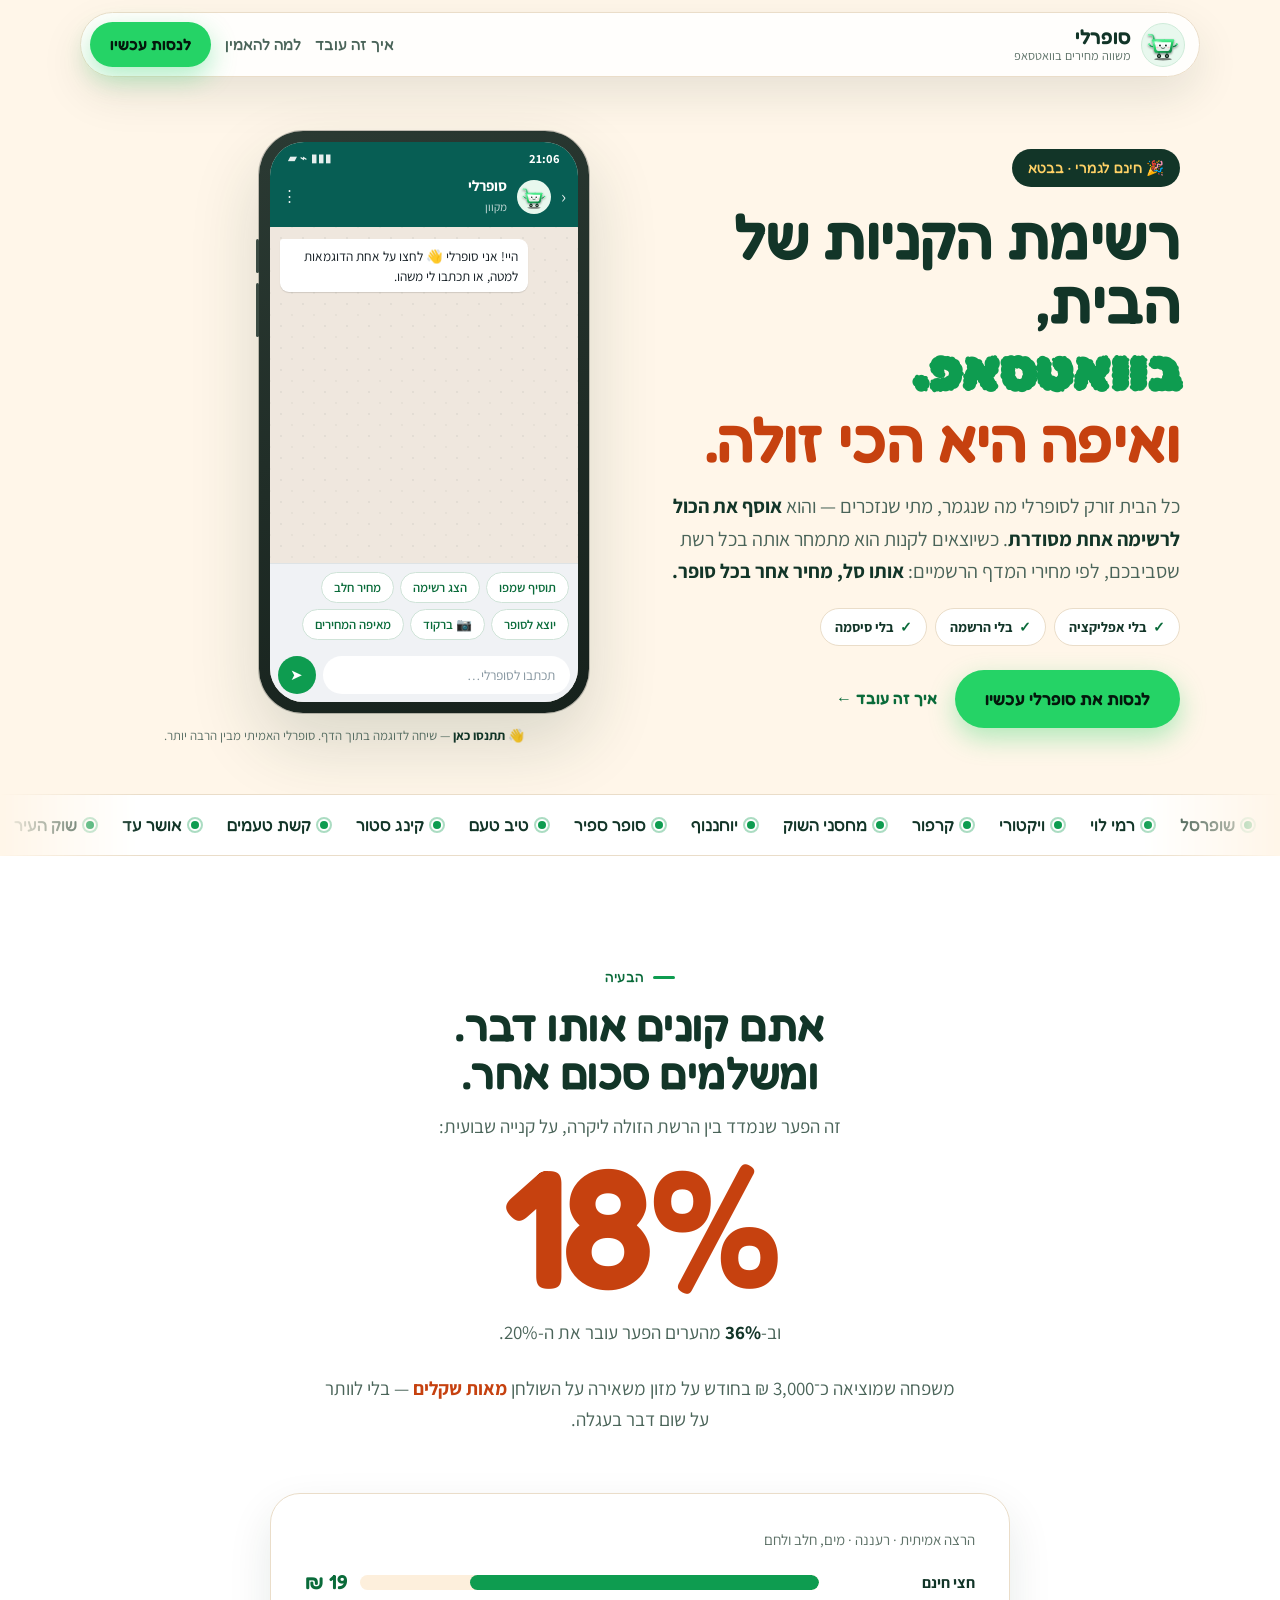
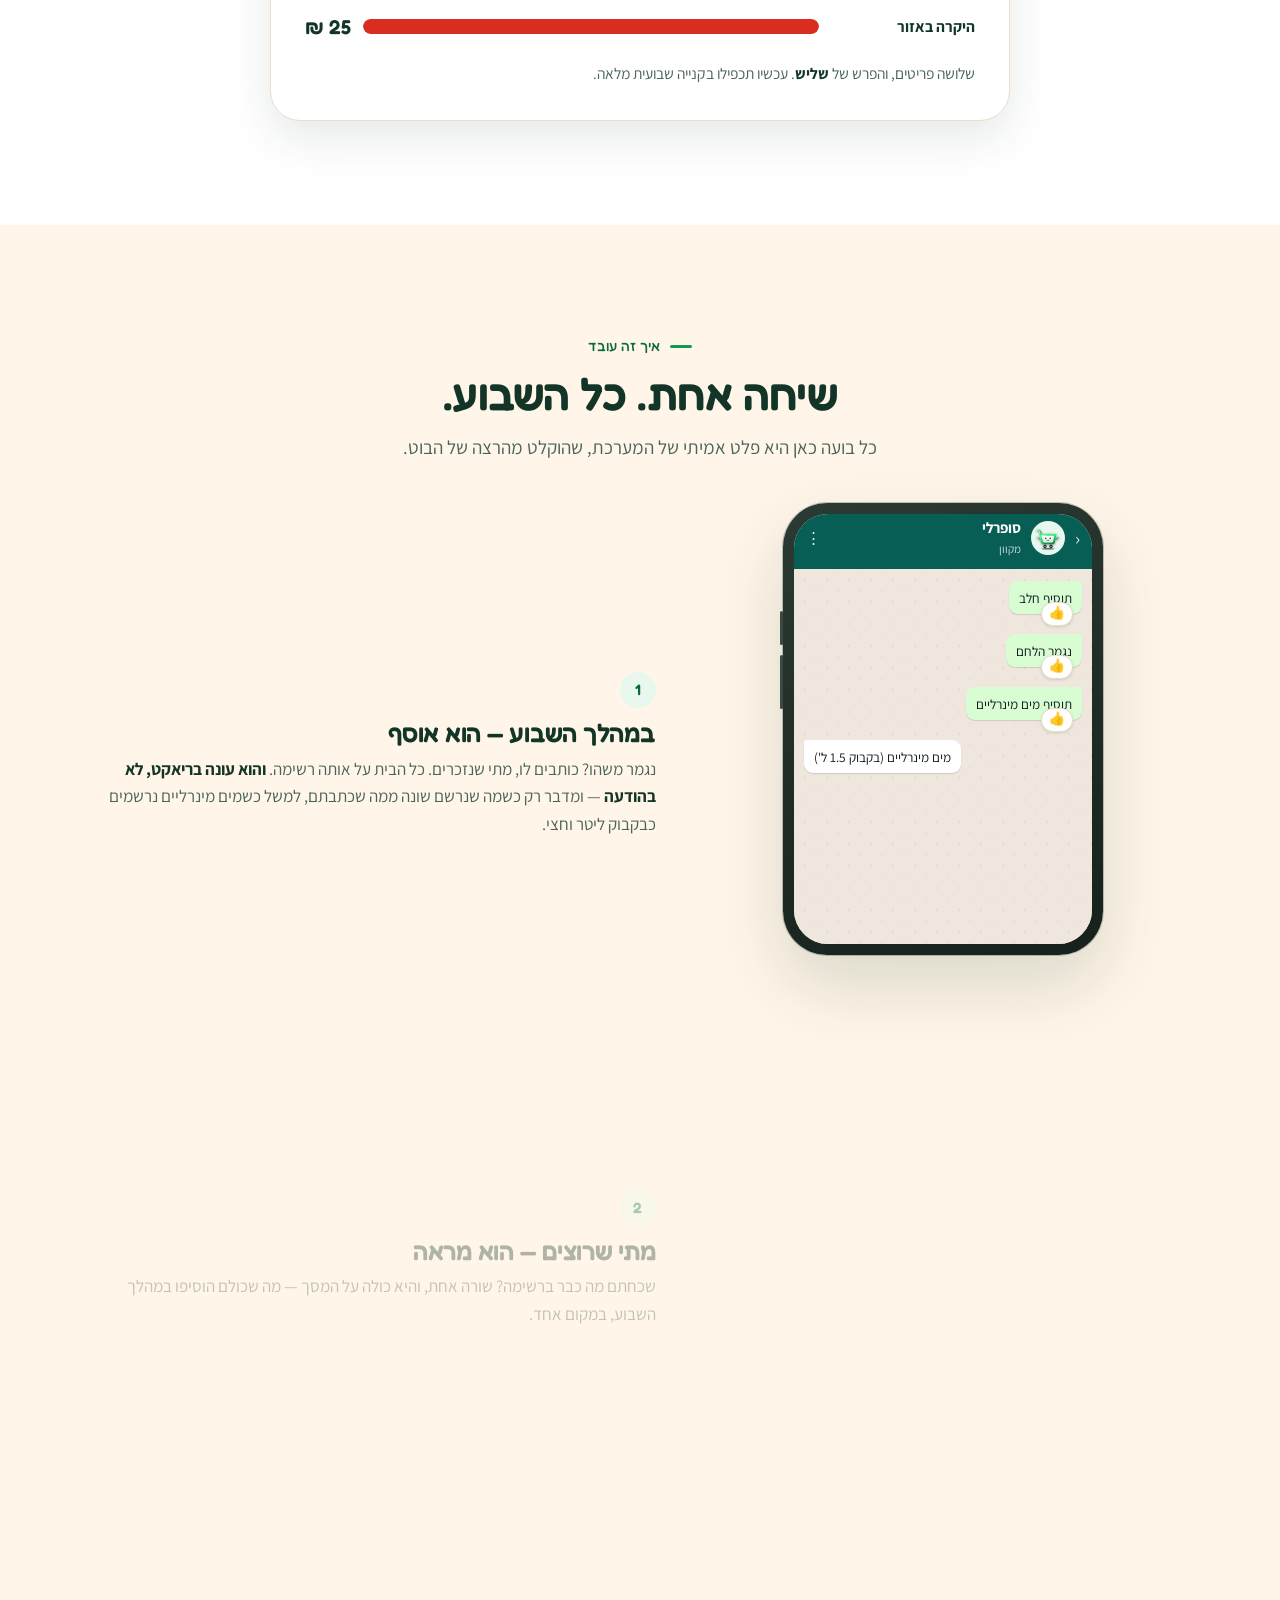
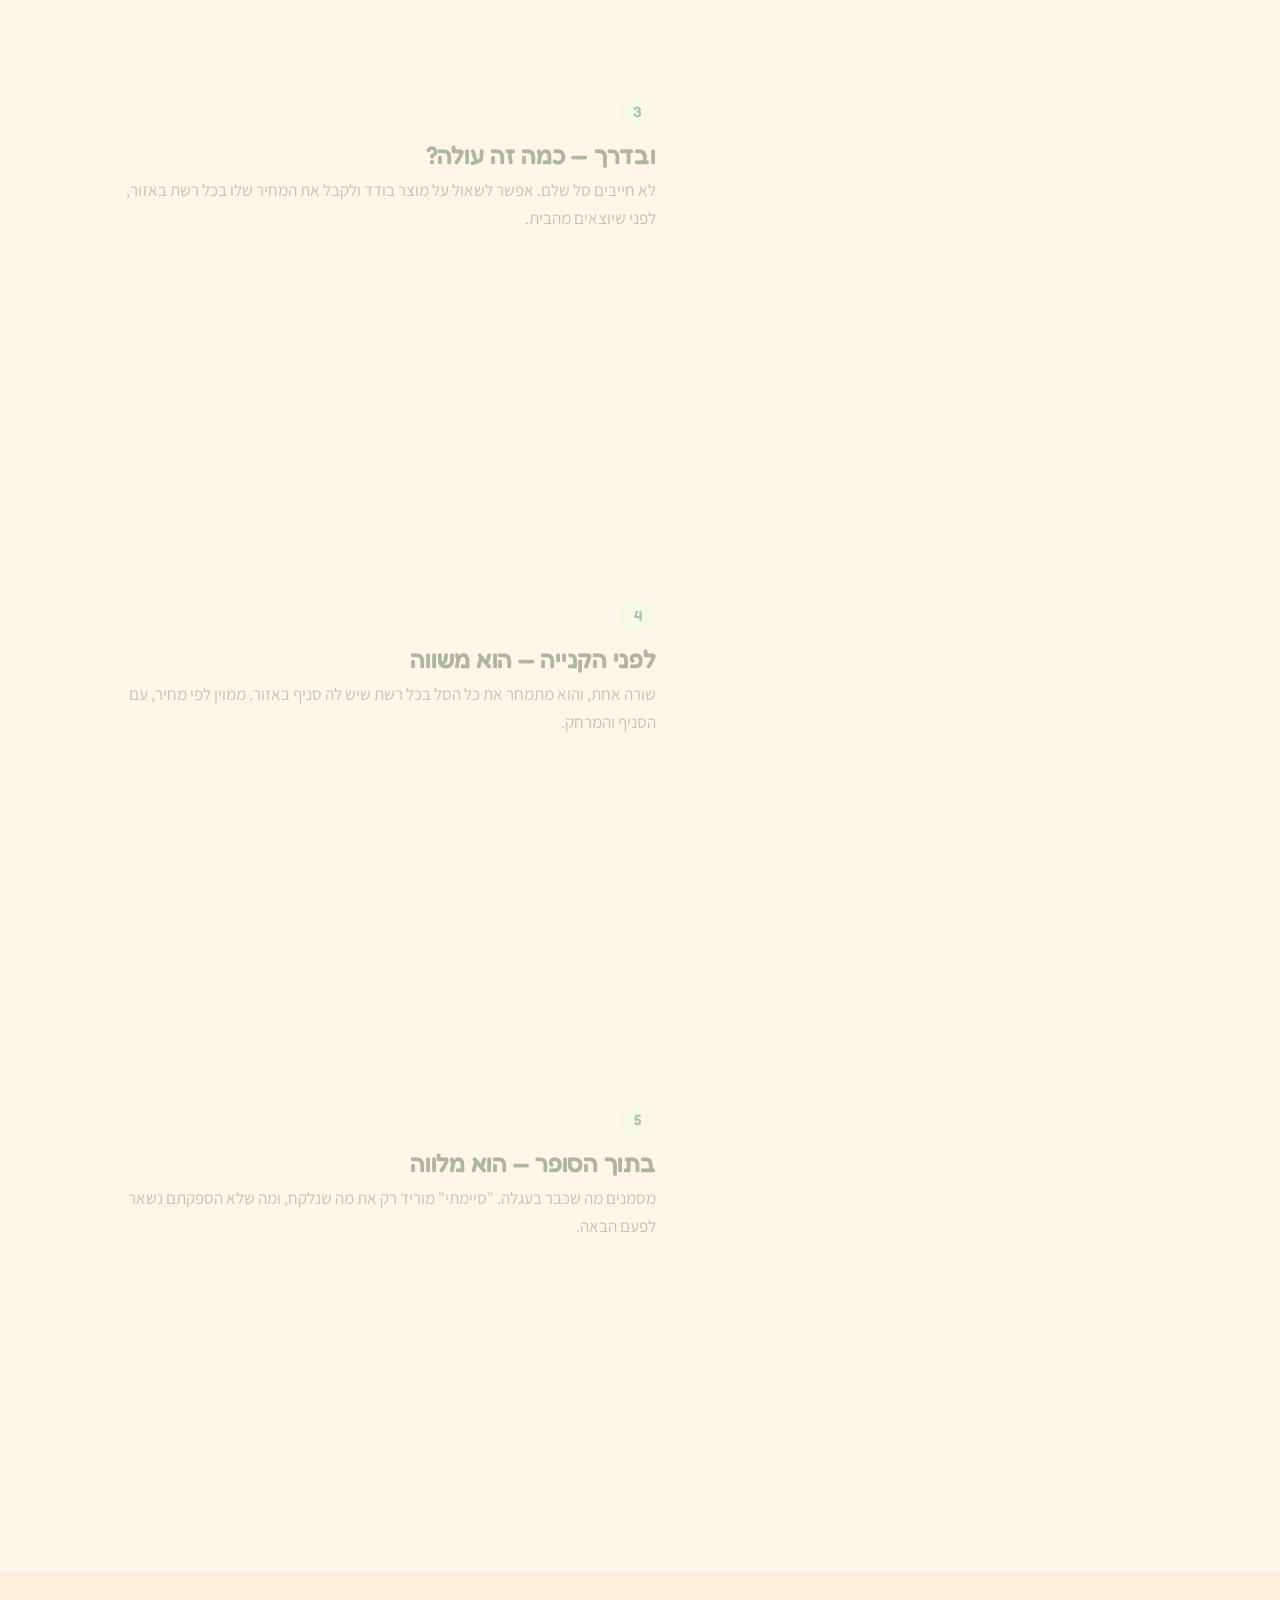
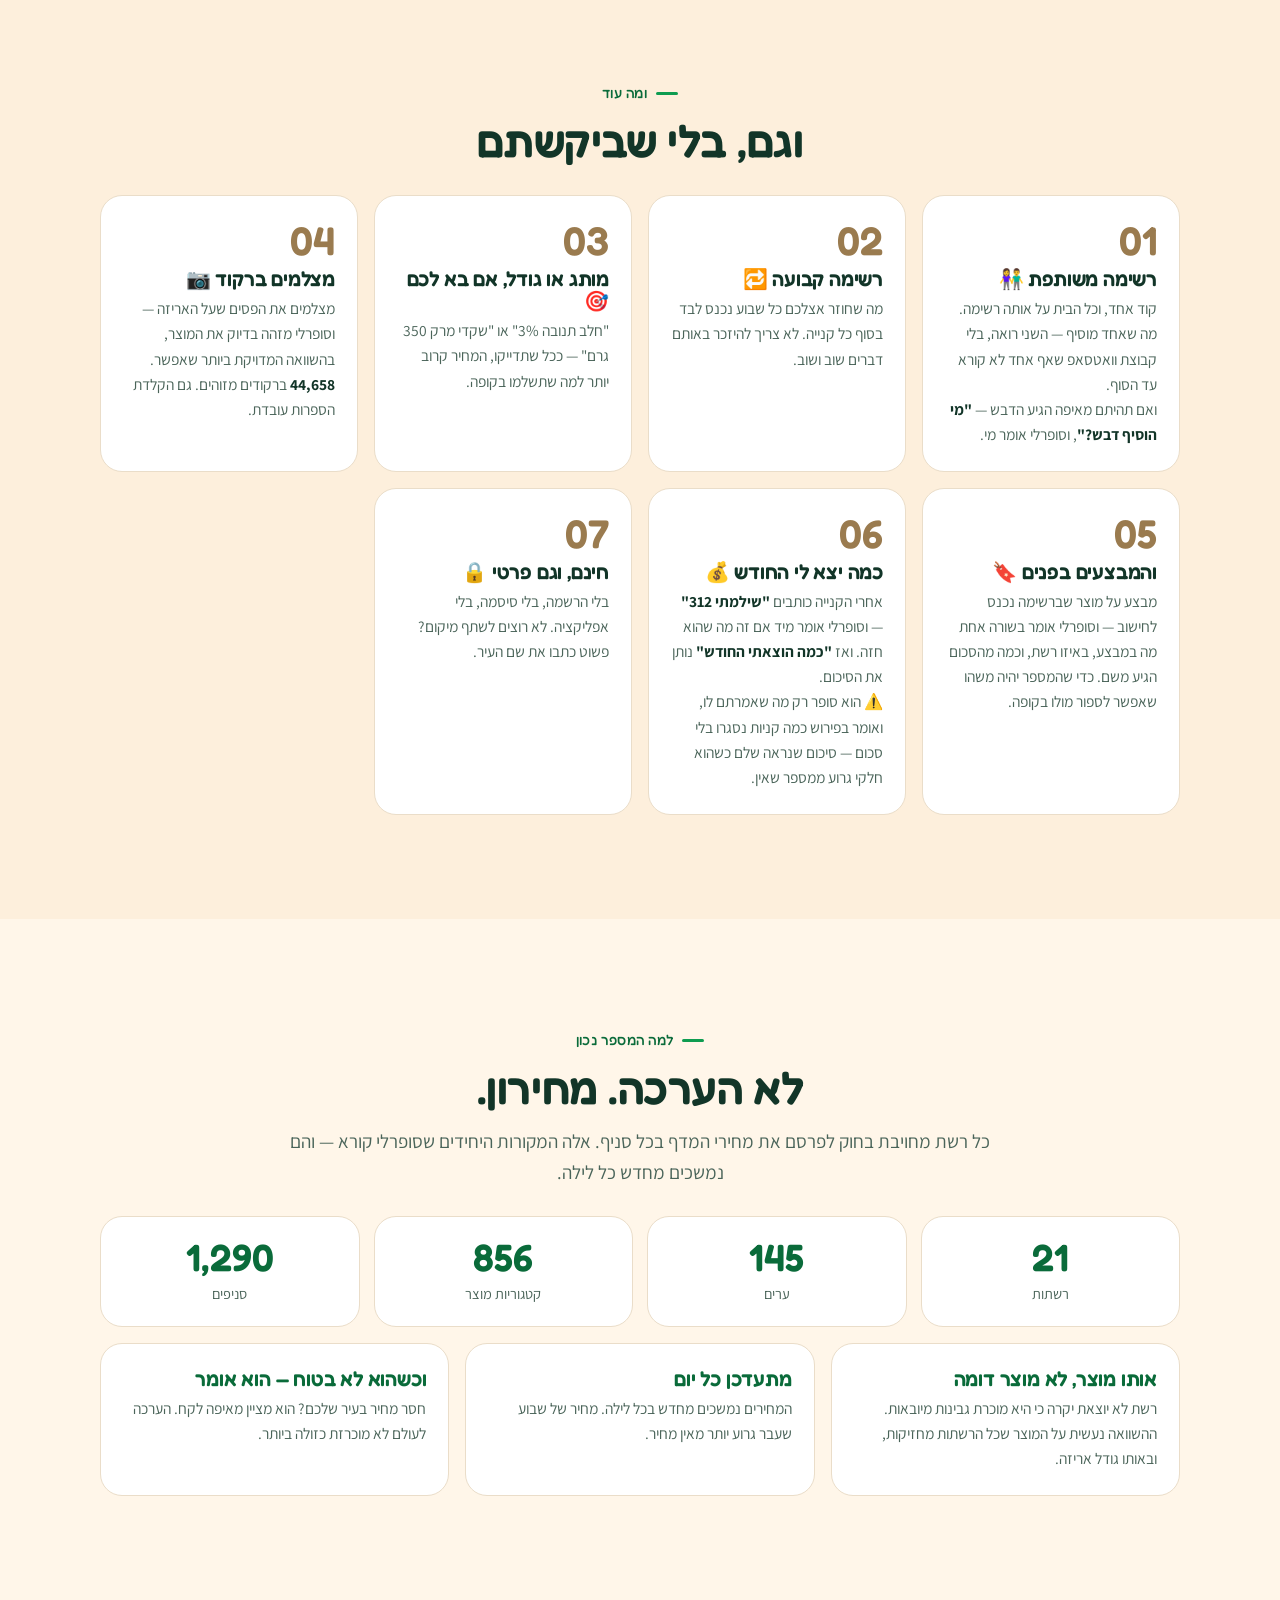
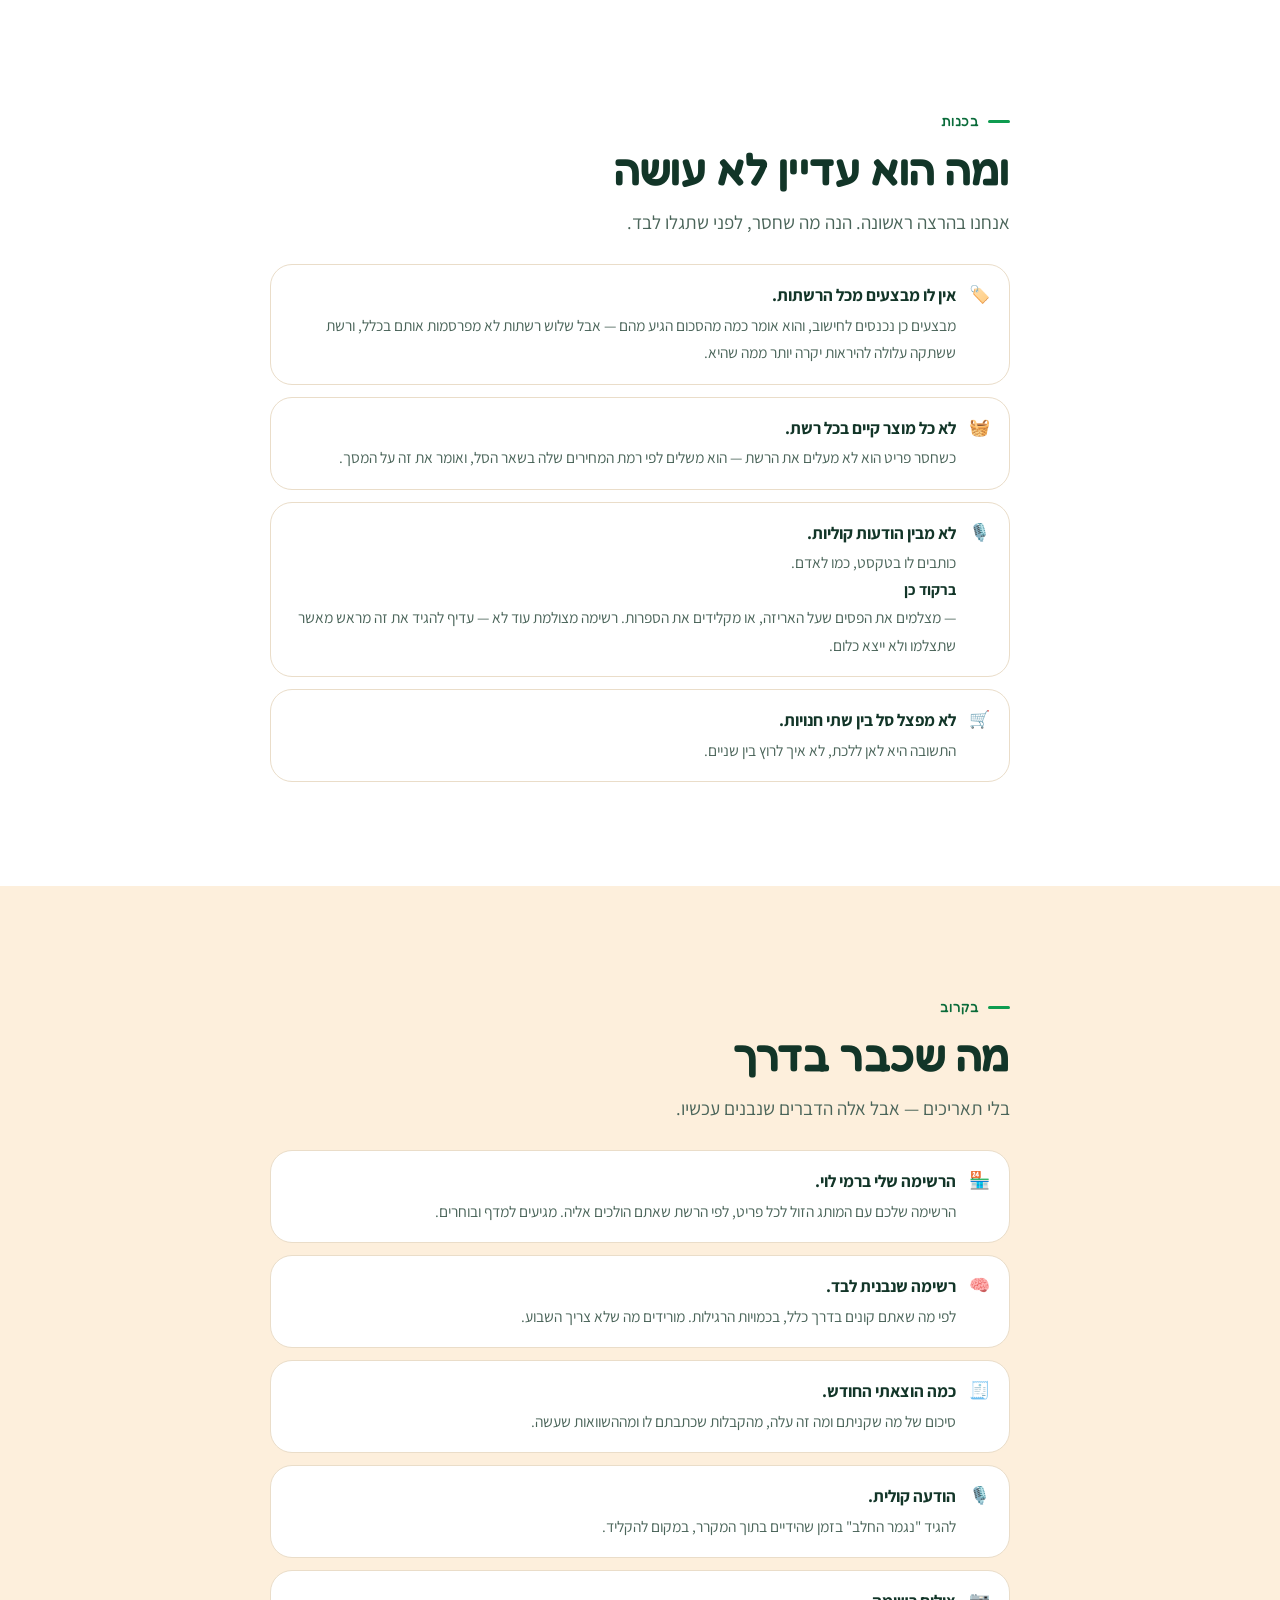
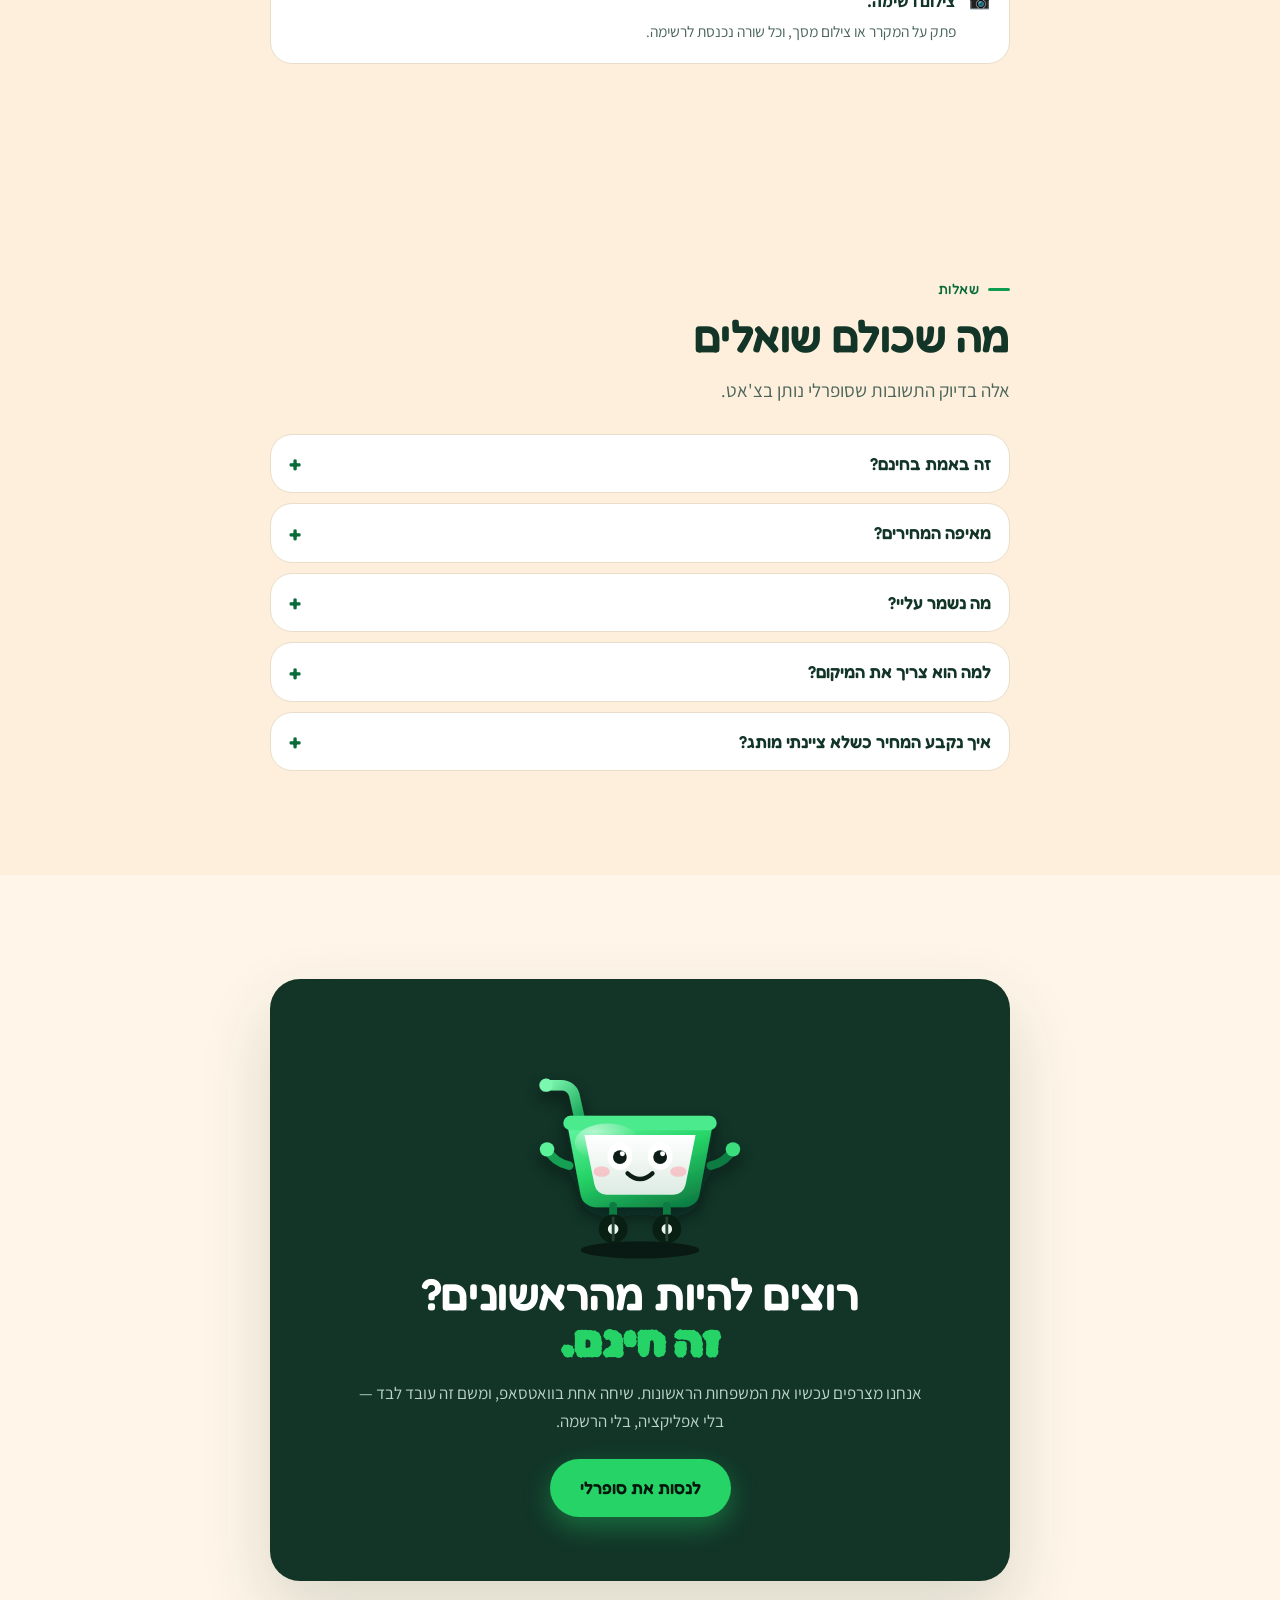
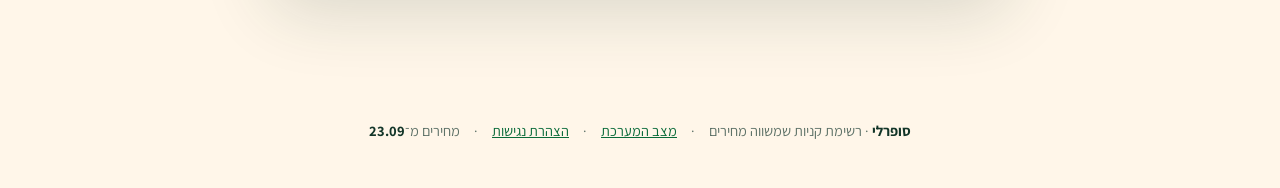
<file: index.html>
<!doctype html>
<html lang="he" dir="rtl" class="no-js">
<head>
<meta charset="utf-8">
  <!-- אייקון האתר — זה שגוגל מציג ליד כל תוצאת חיפוש. -->
  <link rel="icon" href="favicon.ico" sizes="any">
  <link rel="icon" type="image/png" sizes="48x48" href="assets/icon-48.png">
  <link rel="icon" type="image/png" sizes="96x96" href="assets/icon-96.png">
  <link rel="icon" type="image/png" sizes="192x192" href="assets/icon-192.png">
  <link rel="apple-touch-icon" href="assets/apple-touch-icon.png">
<meta name="viewport" content="width=device-width, initial-scale=1">
<title>סופרלי — רשימת הקניות של המשפחה, ואיפה היא הכי זולה</title>
<meta name="description" content="סופרלי מנהל למשפחה את רשימת הקניות בוואטסאפ, וכשיוצאים לקנות אומר בכמה היא תעלה בכל רשת שסביבכם. 21 רשתות, מחירי מדף רשמיים, מתעדכן כל יום. חינם, בלי אפליקציה.">
<meta property="og:title" content="סופרלי — אותו סל, מחיר אחר בכל סופר">
<meta property="og:description" content="רשימת קניות בוואטסאפ שמשווה את כל הסל בין הרשתות שסביבכם, לפי מחירי המדף הרשמיים. חינם לגמרי.">
<meta property="og:type" content="website">

<!-- ⚠️ **הכתובת המוחלטת, ולא יחסית.** מי ששולח את הקישור בוואטסאפ
     או בפייסבוק — השרת שלהם מושך את התמונה מבחוץ, ונתיב יחסי אינו
     אומר לו כלום. וזה גם הרגע שבו זה סוף-סוף אפשרי: עד היום לא
     הייתה כתובת קבועה שאפשר להצביע עליה.
     ⚠️ **ו-`og:image:alt` אינו קישוט** — הוא מה שקורא מסך מקריא
     כשהתמונה מגיעה, ובלעדיו הקישור מגיע כתמונה בלי שם. -->
<meta property="og:url" content="https://superly.co.il/">
<meta property="og:site_name" content="סופרלי">
<meta property="og:locale" content="he_IL">
<meta property="og:image" content="https://superly.co.il/assets/og.png">
<meta property="og:image:width" content="1200">
<meta property="og:image:height" content="630">
<meta property="og:image:alt" content="סופרלי — רשימת הקניות של הבית, בוואטסאפ. ואיפה היא הכי זולה.">
<meta name="twitter:card" content="summary_large_image">

<!-- 🔴 **הקנוני, וזה מה שמונע מגוגל לפצל את הדף לשניים.**
     אותו דף הוגש עד היום גם מ-itaydecastro.github.io/zooli-web ועדיין
     נגיש משם, ושתי כתובות עם אותו תוכן מתחרות זו בזו על אותו חיפוש.
     השורה הזאת אומרת מי המקור. -->
<link rel="canonical" href="https://superly.co.il/">

<!-- ⚠️ **אימות הבעלות מול Google Search Console — אסור להסיר.**
     גוגל בודק אותו מחדש מדי פעם, ולא רק פעם אחת: הסרה מבטלת את
     האימות ואיתו את הגישה לדוחות ולבקשות האינדוקס.
     יש גם קובץ `google1bc50150bfaaa103.html` בשורש, כשיטה שנייה —
     שתיהן במקום בכוונה, כדי שהאימות לא ייפול על שינוי אחד. -->
<meta name="google-site-verification" content="Zr6vMqsxvCZfDxHa5AnizbsH__iixSRTeGVo6vhl1IM">

<meta name="theme-color" content="#FFF6E9">

<!-- ⚠️ **דף נחיתה נפתח בהתחלה, תמיד.** הדפדפן משחזר לבדו את מיקום
     הגלילה מהביקור הקודם, ובדף באורך הזה זה אומר שמי שכבר היה כאן
     נוחת באמצע — רואה חצי משפט במקום את הפתיחה, ולא מבין מה זה.
     ⚠️ **ועוגן בכתובת עדיין עובד:** מי שהגיע ל-#how מגיע ל-#how.
     ⚠️ **וכיבוי זמני של הגלילה הרכה** — בלעדיו הקפיצה לראש הדף
     מונפשת, ונראית כאילו הדף ברח למשתמש. -->
<script>
  /* 🔴 הגרסה הקודמת תיקנה פעם אחת, על load — ואיתי דיווח שזה עדיין
     נוחת באמצע, גם בטלפון. הסיבה היא התזמון ולא הלוגיקה:

       · `load` מחכה שכל התמונות, הגופנים והסקריפטים ייגמרו. הדף הזה
         הוא ~17,000 פיקסלים, ובטלפון זה שניות שלמות — וכל אותו זמן
         הגלילה לא מתוקנת.
       · והדף עוד **זז אחרי** התיקון: גופן שנטען מאוחר משנה גבהים,
         והמיקום נשמר אבל התוכן שמתחתיו כבר אחר.

     לכן: מתקנים מוקדם, מתקנים שוב במשך כשתי שניות — **ונעצרים
     ברגע שהמשתמש נגע.** תיקון שממשיך לקפוץ לראש אחרי שאדם התחיל
     לגלול גרוע פי כמה מהבעיה המקורית. */
  (function () {
    if ('scrollRestoration' in history) history.scrollRestoration = 'manual';
    if (location.hash) return;          /* עוגן בכתובת עדיין מנצח */

    var touched = false;
    function mine() { touched = true; }
    ['wheel', 'touchstart', 'keydown', 'pointerdown'].forEach(function (e) {
      addEventListener(e, mine, { passive: true, once: true });
    });

    function top() {
      if (touched || location.hash) return;
      var h = document.documentElement, was = h.style.scrollBehavior;
      h.style.scrollBehavior = 'auto';   /* אחרת הקפיצה מונפשת ונראית כבריחה */
      window.scrollTo(0, 0);
      h.style.scrollBehavior = was;
    }

    top();
    document.addEventListener('DOMContentLoaded', top);
    addEventListener('load', top);
    var n = 0, again = setInterval(function () {
      top();
      if (++n > 8 || touched) clearInterval(again);
    }, 250);
  })();

</script>
<link rel="preconnect" href="https://fonts.googleapis.com">
<link rel="preconnect" href="https://fonts.gstatic.com" crossorigin>
<link rel="stylesheet" href="https://fonts.googleapis.com/css2?family=Fredoka:wght@400;500;600;700&family=Rubik+Bubbles&family=Assistant:wght@400;600;700;800&display=swap">
<!-- 🔴 **הסימן שאחרי `?v=` חייב לזוז בכל פעם שהקובץ משתנה.**
     ב-04.09 הוחלף השם בהדגמה מ"זולי" ל"סופרלי", השרת הגיש את הקובץ
     החדש — **והדפדפן המשיך להציג "היי! אני זולי" מהמטמון.**
     ⚠️ **ו-curl לא יכול לתפוס את זה**, כי הוא לא מחזיק מטמון: הבדיקה
     היחידה שראתה את זה הייתה פתיחת הדף בדפדפן אמיתי.
     ⚠️ **ול-CSS לא הייתה גרסה בכלל** עד אז, כלומר כל שינוי עיצוב היה
     נתקע אצל מי שכבר ביקר — והוא דווקא הקהל שחוזר. -->
<link rel="stylesheet" href="assets/market.css?v=20260904a">
<style>
  /* ---------------------------------------------- הדמות המרוגלת
     רק הדף הזה מריץ את הגרסה החיה של סופרלי (עיניים שעוקבות אחרי העכבר,
     פריטים שנופלים לסל). שאר הדפים מציגים אותה כתמונה, ולכן זה כאן
     ולא בגיליון המשותף. */
  .zooli { width: min(230px, 58vw); height: auto; overflow: visible; display: block; margin: 0 auto 4px; }
  #z-all    { animation: z-float 3.4s cubic-bezier(.45,0,.55,1) infinite; transform-origin: 120px 200px; transform-box: fill-box; }
  #z-squash { animation: z-squash 3.4s cubic-bezier(.45,0,.55,1) infinite; transform-origin: 120px 190px; transform-box: fill-box; }
  #z-shadow { animation: z-shadow 3.4s cubic-bezier(.45,0,.55,1) infinite; transform-origin: center; transform-box: fill-box; }
  @keyframes z-float  { 0%,100% { transform: translateY(0); }   50% { transform: translateY(-16px); } }
  @keyframes z-squash { 0%,100% { transform: scale(1.04,.96); } 45%,55% { transform: scale(.97,1.03); } }
  @keyframes z-shadow { 0%,100% { transform: scale(1); opacity: .5; } 50% { transform: scale(.8); opacity: .28; } }
  .z-wheel-spin { animation: z-spin 2.2s linear infinite; transform-origin: center; transform-box: fill-box; }
  @keyframes z-spin { to { transform: rotate(360deg); } }
  .z-eye { transform-origin: center; transform-box: fill-box; transition: transform .09s ease; }
  .z-eye.shut { transform: scaleY(.08); }
  .z-pupil { transition: transform .18s cubic-bezier(.22,1,.36,1); }
  .z-drop { animation: z-drop 4.4s cubic-bezier(.55,0,.85,.35) infinite; }
  #z-drop-2 { animation-delay: 2.2s; }
  @keyframes z-drop {
    0%,12%   { transform: translateY(-92px) rotate(-16deg); opacity: 0; }
    18%      { transform: translateY(-86px) rotate(-13deg); opacity: 1; }
    46%,100% { transform: translateY(34px) rotate(10deg);   opacity: 1; }
  }
  @media (prefers-reduced-motion: reduce) {
    #z-all, #z-squash, #z-shadow, .z-wheel-spin { animation: none !important; }
    .z-drop { animation: none !important; opacity: 0 !important; }
  }
</style>
<style>
/* ⚠️ **מיקוד גלוי בכל דבר שאפשר להגיע אליו במקלדת.** עד 04.09 הוא
   הוגדר רק על `.faq summary`, כלומר מי שגולש ב-Tab לא ראה איפה הוא
   נמצא בשאר הדף. `:focus-visible` ולא `:focus` — כדי שלחיצת עכבר
   לא תצייר מסגרת למי שלא ביקש אותה. */
a:focus-visible, button:focus-visible, summary:focus-visible,
[tabindex]:focus-visible{outline:3px solid currentColor;
  outline-offset:3px; border-radius:4px}
.skip{position:absolute; right:-9999px; top:0; z-index:999;
  background:#0b3d2c; color:#fff; padding:12px 20px;
  border-radius:0 0 10px 0; font-weight:700; text-decoration:none}
.skip:focus{right:0}
</style>
</head>
<body data-chains="21">

<!-- ⚠️ **דילוג לתוכן — WCAG 2.4.1, רמה A.** מי שגולש במקלדת או
  בקורא מסך עובר את כל תפריט הניווט בכל טעינה. הקישור הזה בלתי
  נראה עד שמקישים Tab, ואז הוא הדבר הראשון שמקבל מיקוד. -->
<a class="skip" href="#main">דילוג לתוכן הראשי</a>

<!-- ============================================================== ניווט
     גלולה צפה עם הדמות בעיגול. היא מקפצת תמיד ונשארת על המסך בכל
     גלילה — הבקשה של איתי, וגם מה שמזהים לפני שקוראים מילה. -->
<nav class="nav">
  <div class="nav-in">
    <a class="brand" href="#top">
      <span class="brand-mark"><span><img src="assets/zooli.svg" alt="" width="34" height="34"></span></span>
      <span class="brand-tx">
        <span class="brand-nm">סופרלי</span>
        <span class="brand-sub">משווה מחירים בוואטסאפ</span>
      </span>
    </a>
    <span class="nav-sp"></span>
    <a class="link hide-sm" href="#how">איך זה עובד</a>
    <a class="link hide-sm" href="#why">למה להאמין</a>
    <a class="btn btn-wa" href="https://wa.me/972552138724?text=%D7%94%D7%99%D7%99" target="_blank" rel="noopener" data-open-demo>לנסות עכשיו</a>
  </div>
</nav>

<!-- ============================================================= גיבור -->
<header class="hero" id="top">
  <div class="wrap hero-grid">
    <div>
      <span class="tag-free reveal">🎉 חינם לגמרי · בבטא</span>
      <!-- ⚠️ **הכותרת נוקבת במוצר בשורה הראשונה.** הקודמת נפתחה ב"אותו
           סל. מחיר אחר בכל סופר." — כלומר דיברה על **השוואת מחירים בלבד**,
           ומי שקרא אותה לא ידע שיש כאן רשימה שמנהלים כל השבוע, שהיא חצי
           מהמוצר. איתי: "לוקח לקורא קצת זמן להבין שמדובר ברשימת קניות".
           הניסוח כאן הוא כמעט מילה במילה ה-<title> שכבר היה בראש הקובץ —
           הוא נכתב נכון מלכתחילה ופשוט לא הופיע על המסך.
           ⚠️ והמשפט הקודם לא נמחק: הוא עבר לשורת התיאור ונוחת שם כמסקנה. -->
      <h1 class="reveal d1">
        <span class="l">רשימת הקניות של הבית,</span>
        <span class="bub">בוואטסאפ.</span>
        <span class="l accent">ואיפה היא הכי זולה.</span>
      </h1>
      <p class="hero-sub reveal d2">
        כל הבית זורק לסופרלי מה שנגמר, מתי שנזכרים — והוא
        <b>אוסף את הכול לרשימה אחת מסודרת</b>. כשיוצאים לקנות הוא מתמחר
        אותה בכל רשת שסביבכם, לפי מחירי המדף הרשמיים:
        <b>אותו סל, מחיר אחר בכל סופר.</b>
      </p>
      <div class="nos reveal d3">
        <span class="no"><i>✓</i> בלי אפליקציה</span>
        <span class="no"><i>✓</i> בלי הרשמה</span>
        <span class="no"><i>✓</i> בלי סיסמה</span>
      </div>
      <div class="hero-cta reveal d4">
        <a class="btn btn-wa" href="https://wa.me/972552138724?text=%D7%94%D7%99%D7%99" target="_blank" rel="noopener" data-open-demo>לנסות את סופרלי עכשיו</a>
        <a class="btn btn-ghost" href="#how">איך זה עובד ←</a>
      </div>
    </div>

    <!-- ================================================== הטלפון
         ⚠️ זו **ההדגמה החיה** ולא תמונה. אפשר להקליד בה, והיא מחזיקה
         מצב: מי שמוסיף שמפו ואז מבקש "הצג רשימה" רואה אותו שם.
         התשובות הן פלט מוקלט מהבוט האמיתי — ראה assets/zooli.js. -->
    <div class="phone-wrap reveal d2">
      <div>
        <div class="phone demo-phone">
          <div class="screen">
            <div class="status">
              <span>21:06</span>
              <span class="dots">▮▮▮ ⌁ ▰</span>
            </div>
            <div class="wa-top">
              <span class="back">‹</span>
              <span class="av"><img src="assets/zooli.svg" alt="" width="26" height="26"></span>
              <span class="who"><b>סופרלי</b><span>מקוון</span></span>
              <span class="icons" aria-hidden="true">⋮</span>
            </div>
            <div class="wa-body" id="demoBody"></div>
            <!-- ⚠️ **השבבים בתוך הטלפון ולא מתחתיו.** מתחת לטלפון הם
                 מחוץ לשדה הראייה כשגוללים — רואים מסך שיחה, לא יודעים
                 שיש מה ללחוץ עליו, ולא מנסים. כאן הם יושבים בדיוק
                 מעל שורת ההקלדה, במקום שבו וואטסאפ מציג תשובות מהירות. -->
            <div class="wa-chips" id="demoChips">
              <button type="button" data-say="תוסיף שמפו">תוסיף שמפו</button>
              <button type="button" data-say="הצג רשימה">הצג רשימה</button>
              <button type="button" data-say="כמה עולה חלב">מחיר חלב</button>
              <button type="button" data-say="אני יוצא לסופר">יוצא לסופר</button>
              <button type="button" data-say="7290004131074">📷 ברקוד</button>
              <button type="button" data-say="מאיפה המחירים?">מאיפה המחירים</button>
            </div>
            <form class="wa-foot" id="demoForm">
              <input id="demoInput" type="text" autocomplete="off" placeholder="תכתבו לסופרלי…" aria-label="הודעה לסופרלי">
              <button type="submit" aria-label="שליחה">➤</button>
            </form>
          </div>
        </div>
        <p class="demo-note">👋 <b>תתנסו כאן</b> — שיחה לדוגמה בתוך הדף. סופרלי האמיתי מבין הרבה יותר.</p>
      </div>
    </div>
  </div>

  <!-- ההיקף הוא הטיעון, ורשימה זורמת אומרת אותו בלי משפט אחד.
       ⚠️ **הייתה כאן שורת הסבר מעל, והיא ירדה בהכרעת איתי** —
       *"כל השורה הזאת לא מעניינת"*. היא אמרה **למה** השמות כאן
       (מחירונים רשמיים, נמשכים כל לילה) ואת תאריך המשיכה.
       ⚠️ **המחיר המוצהר:** השמות צפים עכשיו בלי הקשר מיידי. הטענה
       עצמה לא אבדה — היא נאמרת בשלושה מקומות אחרים בדף (כרטיס
       "מתעדכן כל יום", סעיף מקורות המחיר, והשאלות הנפוצות).
       ⚠️ **ותאריך המשיכה עבר לפוטר** ולא נמחק: הוא העוגן היחיד של
       `updated` ב-sync_landing.py, ובלעדיו המסנכרן נכשל — וחשוב
       מזה, הוא ההוכחה לטענה "מתעדכן כל יום". -->
  <div class="ticker" aria-label="הרשתות שבהשוואה">
    <div class="ticker-track">
    <span><i aria-hidden="true"></i>שופרסל</span><span><i aria-hidden="true"></i>רמי לוי</span><span><i aria-hidden="true"></i>ויקטורי</span><span><i aria-hidden="true"></i>קרפור</span><span><i aria-hidden="true"></i>מחסני השוק</span><span><i aria-hidden="true"></i>יוחננוף</span><span><i aria-hidden="true"></i>סופר ספיר</span><span><i aria-hidden="true"></i>טיב טעם</span><span><i aria-hidden="true"></i>קינג סטור</span><span><i aria-hidden="true"></i>קשת טעמים</span><span><i aria-hidden="true"></i>אושר עד</span><span><i aria-hidden="true"></i>שוק העיר</span><span><i aria-hidden="true"></i>סופר ברקת</span><span><i aria-hidden="true"></i>מעיין 2000</span><span><i aria-hidden="true"></i>סטופ מרקט</span><span><i aria-hidden="true"></i>זול ובגדול</span><span><i aria-hidden="true"></i>סופר יודה</span><span><i aria-hidden="true"></i>שפע ברכת השם</span><span><i aria-hidden="true"></i>חצי חינם</span><span><i aria-hidden="true"></i>סלאח דבאח</span><span><i aria-hidden="true"></i>ח. כהן</span><span aria-hidden="true"><i aria-hidden="true"></i>שופרסל</span><span aria-hidden="true"><i aria-hidden="true"></i>רמי לוי</span><span aria-hidden="true"><i aria-hidden="true"></i>ויקטורי</span><span aria-hidden="true"><i aria-hidden="true"></i>קרפור</span><span aria-hidden="true"><i aria-hidden="true"></i>מחסני השוק</span><span aria-hidden="true"><i aria-hidden="true"></i>יוחננוף</span><span aria-hidden="true"><i aria-hidden="true"></i>סופר ספיר</span><span aria-hidden="true"><i aria-hidden="true"></i>טיב טעם</span><span aria-hidden="true"><i aria-hidden="true"></i>קינג סטור</span><span aria-hidden="true"><i aria-hidden="true"></i>קשת טעמים</span><span aria-hidden="true"><i aria-hidden="true"></i>אושר עד</span><span aria-hidden="true"><i aria-hidden="true"></i>שוק העיר</span><span aria-hidden="true"><i aria-hidden="true"></i>סופר ברקת</span><span aria-hidden="true"><i aria-hidden="true"></i>מעיין 2000</span><span aria-hidden="true"><i aria-hidden="true"></i>סטופ מרקט</span><span aria-hidden="true"><i aria-hidden="true"></i>זול ובגדול</span><span aria-hidden="true"><i aria-hidden="true"></i>סופר יודה</span><span aria-hidden="true"><i aria-hidden="true"></i>שפע ברכת השם</span><span aria-hidden="true"><i aria-hidden="true"></i>חצי חינם</span><span aria-hidden="true"><i aria-hidden="true"></i>סלאח דבאח</span><span aria-hidden="true"><i aria-hidden="true"></i>ח. כהן</span></div>
  </div>
</header>

<!-- ============================================================ הבעיה -->
<main id="main">
<section class="sec-white">
  <div class="wrap narrow" style="text-align:center">
    <p class="eyebrow mid reveal">הבעיה</p>
    <h2 class="reveal d1">אתם קונים אותו דבר.<br>ומשלמים סכום אחר.</h2>
    <p class="lede mid reveal d2" style="max-width:32em">
      זה הפער שנמדד בין הרשת הזולה ליקרה, על קנייה שבועית:
    </p>
    <span class="big-num reveal d3" data-stat="gap">18%</span>
    <p class="lede mid reveal d4" style="max-width:32em">
      וב-<b data-stat="over25">36%</b> מהערים הפער עובר את ה-20%.
    </p>

    <!-- 🔴 23.09: הסף היה כתוב 25% והמספר לידו היה של 20%.
         נמדד על אותן הטבלאות ועם אותו כלי (measure_gap):
         פער חציוני 17.6% · מעל 20% — 36% מהערים · מעל 25% — 13%.
         התווית תוקנה והמספר נשאר — ⚠️ ומי שמחזיר את ה-25%
         חייב להחליף גם את המספר ל-13%. -->

    <!-- ⚠️ שלושת מספרי ההתפלגות (מעל 20% בעיר אחת מארבע · 180 ₪
         לקנייה · 34% באילת) ירדו בבקשת איתי — "יותר מדי מלל". הם
         נמדדים בכל הרצה של sync_landing.py ומודפסים לטרמינל, אז אם
         ירצו להחזיר אותם המספר טרי ולא צריך למדוד מחדש. -->

    <p class="lede mid reveal d4" style="max-width:34em;margin-top:26px">
      משפחה שמוציאה כ־3,000 ₪ בחודש על מזון משאירה על השולחן
      <b class="o">מאות שקלים</b> — בלי לוותר על שום דבר בעגלה.
    </p>
  </div>

  <div class="wrap narrow" style="margin-top:clamp(34px,6vw,58px)">
    <div class="card reveal">
      <p style="color:var(--soft);font-size:15px;margin:0">הרצה אמיתית · רעננה · מים, חלב ולחם</p>
      <div class="proof">
        <div class="prow best reveal d1">
          <span class="who">חצי חינם</span>
          <span class="ptrack"><i class="pfill win" style="--w:76%"></i></span>
          <span class="amt">19 ₪</span>
        </div>
        <div class="prow reveal d3">
          <span class="who">היקרה באזור</span>
          <span class="ptrack"><i class="pfill lose" style="--w:100%"></i></span>
          <span class="amt">25 ₪</span>
        </div>
      </div>
      <p style="color:var(--ink-2);font-size:15.5px;margin:18px 0 0">
        שלושה פריטים, והפרש של <b>שליש</b>. עכשיו תכפילו בקנייה שבועית מלאה.
      </p>
    </div>
  </div>
</section>

<!-- ======================================================= איך זה עובד -->
<section id="how">
  <div class="wrap">
    <div style="text-align:center">
      <p class="eyebrow mid reveal">איך זה עובד</p>
      <h2 class="reveal d1">שיחה אחת. כל השבוע.</h2>
      <p class="lede mid reveal d2" style="max-width:34em">
        כל בועה כאן היא פלט אמיתי של המערכת, שהוקלט מהרצה של הבוט.
      </p>
    </div>

    <!-- ⚠️ **טלפון נעוץ במקום חמישה בלוקים.** קודם היו כאן חמש קבוצות
         בועות שגוללים דרכן אחת אחרי השנייה, והדף היה 10,812px בטלפון.
         עכשיו זה מסך אחד שהתוכן שלו מתחלף לפי הגלילה — פחות גלילה,
         ונראה כאילו זה קורה עכשיו.

         ⚠️ **בלי חטיפת גלילה.** הדף לא מאט ולא לוקח שליטה; הטלפון רק
         מגיב למה שכבר קרה. עמוד שנלחם בגלילה מאבד את המבקר.

         ⚠️ **ומי שמבקש הפחתת תנועה** מקבל את כל ההודעות בבת אחת, בלי
         הנפשה — וזה גם מה שיקרה אם ה-JS ייפול. -->
    <div class="reel">
      <div class="reel-stage">
        <!-- ⚠️ **מוסתר מקוראי מסך, בכוונה.** התוכן כאן **מתחלף לבד**
             לפי הגלילה, וקורא מסך שהגיע אליו שומע תמלול של שיחה
             שהתחלפה בזמן שהוא ירד אליה — כלומר רעש, לא מידע.
             המשמעות יושבת בטקסט שלצידו, וזו הסיבה שהוא נוסח כך
             שהוא עומד בלי הטלפון.
             ⚠️ **המחיר המוצהר:** מי שמשתמש בקורא מסך מקבל את ההסבר
             ולא את הדוגמה עצמה. -->
        <div class="phone reel-phone" aria-hidden="true">
          <div class="screen">
            <div class="wa-top">
              <span class="back">‹</span>
              <span class="av"><img src="assets/zooli.svg" alt="" width="26" height="26"></span>
              <span class="who"><b>סופרלי</b><span>מקוון</span></span>
              <span class="icons" aria-hidden="true">⋮</span>
            </div>
            <!-- tabindex="-1": גוף השיחה ניתן לגלילה, וכרום מכניס
                 אזורים כאלה לסדר ה-Tab. אלמנט שאפשר להגיע אליו
                 במקלדת בתוך תת-עץ aria-hidden הוא שגיאה. -->
            <div class="wa-body" id="reelBody" tabindex="-1"></div>
          </div>
        </div>
      </div>
      <div class="reel-steps">
        <div class="reel-step on">
          <span class="reel-n">1</span>
          <h3>במהלך השבוע — הוא אוסף</h3>
          <p>נגמר משהו? כותבים לו, מתי שנזכרים. כל הבית על אותה רשימה. <b>והוא עונה בריאקט, לא בהודעה</b> — ומדבר רק כשמה שנרשם שונה ממה שכתבתם, למשל כשמים מינרליים נרשמים כבקבוק ליטר וחצי.</p>
        </div>
        <div class="reel-step">
          <span class="reel-n">2</span>
          <h3>מתי שרוצים — הוא מראה</h3>
          <p>שכחתם מה כבר ברשימה? שורה אחת, והיא כולה על המסך — מה שכולם הוסיפו במהלך השבוע, במקום אחד.</p>
        </div>
        <div class="reel-step">
          <span class="reel-n">3</span>
          <h3>ובדרך — כמה זה עולה?</h3>
          <p>לא חייבים סל שלם. אפשר לשאול על מוצר בודד ולקבל את המחיר שלו בכל רשת באזור, לפני שיוצאים מהבית.</p>
        </div>
        <div class="reel-step">
          <span class="reel-n">4</span>
          <h3>לפני הקנייה — הוא משווה</h3>
          <p>שורה אחת, והוא מתמחר את כל הסל בכל רשת שיש לה סניף באזור. ממוין לפי מחיר, עם הסניף והמרחק.</p>
        </div>
        <div class="reel-step">
          <span class="reel-n">5</span>
          <h3>בתוך הסופר — הוא מלווה</h3>
          <p>מסמנים מה שכבר בעגלה. "סיימתי" מוריד רק את מה שנלקח, ומה שלא הספקתם נשאר לפעם הבאה.</p>
        </div>
      </div>
    </div>
  </div>
</section>

<!-- ========================================================== יתרונות -->
<section class="sec-soft">
  <div class="wrap">
    <div style="text-align:center">
      <p class="eyebrow mid reveal">ומה עוד</p>
      <h2 class="reveal d1">וגם, בלי שביקשתם</h2>
    </div>
    <div class="cards">
      <div class="acard reveal d1">
        <div class="n">01</div>
        <h3>רשימה משותפת 👫</h3>
        <p>קוד אחד, וכל הבית על אותה רשימה. מה שאחד מוסיף — השני רואה,
           בלי קבוצת וואטסאפ שאף אחד לא קורא עד הסוף.</p>
        <p>ואם תהיתם מאיפה הגיע הדבש — <b>"מי הוסיף דבש?"</b>,
           וסופרלי אומר מי.</p>
      </div>
      <div class="acard reveal d2">
        <div class="n">02</div>
        <h3>רשימה קבועה 🔁</h3>
        <p>מה שחוזר אצלכם כל שבוע נכנס לבד בסוף כל קנייה. לא צריך
           להיזכר באותם דברים שוב ושוב.</p>
      </div>
      <div class="acard reveal d3">
        <div class="n">03</div>
        <h3>מותג או גודל, אם בא לכם 🎯</h3>
        <p>"חלב תנובה 3%" או "שקדי מרק 350 גרם" — ככל שתדייקו, המחיר
           קרוב יותר למה שתשלמו בקופה.</p>
      </div>
      <div class="acard reveal d4">
        <div class="n">04</div>
        <h3>מצלמים ברקוד 📷</h3>
        <p>מצלמים את הפסים שעל האריזה — וסופרלי מזהה בדיוק את המוצר,
           בהשוואה המדויקת ביותר שאפשר.
           <b data-count="44659" data-stat="barcodes">44,659</b> ברקודים מזוהים.
           גם הקלדת הספרות עובדת.</p>
      </div>
      
      <div class="acard reveal d4">
        <div class="n">05</div>
        <h3>והמבצעים בפנים 🔖</h3>
        <p>מבצע על מוצר שברשימה נכנס לחישוב — וסופרלי אומר בשורה אחת מה
           במבצע, באיזו רשת, וכמה מהסכום הגיע משם. כדי שהמספר יהיה
           משהו שאפשר לספור מולו בקופה.</p>
      </div>

      <div class="acard reveal d4">
        <div class="n">06</div>
        <h3>כמה יצא לי החודש 💰</h3>
        <p>אחרי הקנייה כותבים <b>"שילמתי 312"</b> — וסופרלי אומר מיד אם
           זה מה שהוא חזה. ואז <b>"כמה הוצאתי החודש"</b> נותן את
           הסיכום.</p>
        <p>⚠️ הוא סופר רק מה שאמרתם לו, ואומר בפירוש כמה קניות נסגרו
           בלי סכום — סיכום שנראה שלם כשהוא חלקי גרוע ממספר שאין.</p>
      </div>

      <div class="acard reveal d4">
        <div class="n">07</div>
        <h3>חינם, וגם פרטי 🔒</h3>
        <p>בלי הרשמה, בלי סיסמה, בלי אפליקציה. לא רוצים לשתף מיקום?
           פשוט כתבו את שם העיר.</p>
      </div>
    </div>
  </div>
</section>

<!-- ======================================================= למה להאמין -->
<section id="why">
  <div class="wrap">
    <div style="text-align:center">
      <p class="eyebrow mid reveal">למה המספר נכון</p>
      <h2 class="reveal d1">לא הערכה. מחירון.</h2>
      <p class="lede mid reveal d2" style="max-width:38em">
        כל רשת מחויבת בחוק לפרסם את מחירי המדף בכל סניף. אלה המקורות
        היחידים שסופרלי קורא — והם נמשכים מחדש כל לילה.
      </p>
    </div>

    <div class="stats">
      <div class="stat reveal d1"><span class="n" data-count="21" data-stat="chains">21</span><span class="l">רשתות</span></div>
      <div class="stat reveal d2"><span class="n" data-count="146" data-stat="cities">146</span><span class="l">ערים</span></div>
      <div class="stat reveal d3"><span class="n" data-count="860" data-stat="categories">860</span><span class="l">קטגוריות מוצר</span></div>
      <div class="stat reveal d4"><span class="n" data-count="1296" data-stat="stores">1,296</span><span class="l">סניפים</span></div>
    </div>

    <div class="cards" style="margin-top:16px">
      <div class="acard reveal d1">
        <h3 class="g">אותו מוצר, לא מוצר דומה</h3>
        <p>רשת לא יוצאת יקרה כי היא מוכרת גבינות מיובאות. ההשוואה נעשית
           על המוצר שכל הרשתות מחזיקות, ובאותו גודל אריזה.</p>
      </div>
      <div class="acard reveal d2">
        <h3 class="g">מתעדכן כל יום</h3>
        <p>המחירים נמשכים מחדש בכל לילה. מחיר של שבוע שעבר גרוע יותר
           מאין מחיר.</p>
      </div>
      <div class="acard reveal d3">
        <h3 class="g">וכשהוא לא בטוח — הוא אומר</h3>
        <p>חסר מחיר בעיר שלכם? הוא מציין מאיפה לקח. הערכה לעולם לא
           מוכרזת כזולה ביותר.</p>
      </div>
    </div>
  </div>
</section>

<!-- ============================================================ בכנות -->
<section class="sec-white">
  <div class="wrap narrow">
    <p class="eyebrow reveal">בכנות</p>
    <h2 class="reveal d1">ומה הוא עדיין לא עושה</h2>
    <p class="lede reveal d2">אנחנו בהרצה ראשונה. הנה מה שחסר, לפני שתגלו לבד.</p>
    <div class="honest">
      <div class="hrow reveal d1"><span class="mk">🏷️</span><span>
        <b>אין לו מבצעים מכל הרשתות.</b>
        <span class="tx">מבצעים כן נכנסים לחישוב, והוא אומר כמה מהסכום הגיע
        מהם — אבל שלוש רשתות לא מפרסמות אותם בכלל, ורשת ששתקה עלולה
        להיראות יקרה יותר ממה שהיא.</span></span></div>
      <div class="hrow reveal d2"><span class="mk">🧺</span><span>
        <b>לא כל מוצר קיים בכל רשת.</b>
        <span class="tx">כשחסר פריט הוא לא מעלים את הרשת — הוא משלים לפי רמת
        המחירים שלה בשאר הסל, ואומר את זה על המסך.</span></span></div>
      <div class="hrow reveal d3"><span class="mk">🎙️</span><span>
        <b>לא מבין הודעות קוליות.</b>
        <span class="tx">כותבים לו בטקסט, כמו לאדם. <b>ברקוד כן</b> — מצלמים
        את הפסים שעל האריזה, או מקלידים את הספרות. רשימה מצולמת עוד לא —
        עדיף להגיד את זה מראש מאשר שתצלמו ולא ייצא כלום.</span></span></div>
      <div class="hrow reveal d4"><span class="mk">🛒</span><span>
        <b>לא מפצל סל בין שתי חנויות.</b>
        <span class="tx">התשובה היא לאן ללכת, לא איך לרוץ בין שניים.</span></span></div>
    </div>
  </div>
</section>

<!-- ==================================================== בקרוב
     ⚠️ **רק מה שכבר נמדד או הוכרע, ובלי תאריכים.** דף שמבטיח
     תאריך הופך כל שבוע שעובר להבטחה שהופרה, ורשימת משאלות ארוכה
     קוראת כמו מוצר שעוד לא קיים. כל אחד כזה שאיתי כבר בחר לבנות.
     ⚠️ **וכשמשהו כאן נבנה — הוא יוצא מכאן ונכנס לכרטיסים.** ב-03.09
     יצאו שניים: "כמה הוצאתי החודש" ובדיקת הקבלה. רשימת "בקרוב"
     שמחזיקה פיצ'ר שכבר עובד מקטינה את המוצר בדיוק כמו שהבטחת
     תאריך מגדילה אותו. -->
<section class="sec-soft">
  <div class="wrap narrow">
    <p class="eyebrow reveal">בקרוב</p>
    <h2 class="reveal d1">מה שכבר בדרך</h2>
    <p class="lede reveal d2">בלי תאריכים — אבל אלה הדברים שנבנים עכשיו.</p>
    <div class="honest">
      <div class="hrow reveal d1"><span class="mk">🏪</span><span>
        <b>הרשימה שלי ברמי לוי.</b>
        <span class="tx">הרשימה שלכם עם המותג הזול לכל פריט, לפי הרשת
        שאתם הולכים אליה. מגיעים למדף ובוחרים.</span></span></div>
      <div class="hrow reveal d2"><span class="mk">🧠</span><span>
        <b>רשימה שנבנית לבד.</b>
        <span class="tx">לפי מה שאתם קונים בדרך כלל, בכמויות הרגילות.
        מורידים מה שלא צריך השבוע.</span></span></div>
      <div class="hrow reveal d3"><span class="mk">🧾</span><span>
        <b>כמה הוצאתי החודש.</b>
        <span class="tx">סיכום של מה שקניתם ומה זה עלה, מהקבלות
        שכתבתם לו ומההשוואות שעשה.</span></span></div>
      <div class="hrow reveal d4"><span class="mk">🎙️</span><span>
        <b>הודעה קולית.</b>
        <span class="tx">להגיד "נגמר החלב" בזמן שהידיים בתוך המקרר,
        במקום להקליד.</span></span></div>
      <div class="hrow reveal d5"><span class="mk">📷</span><span>
        <b>צילום רשימה.</b>
        <span class="tx">פתק על המקרר או צילום מסך, וכל שורה נכנסת לרשימה.</span></span></div>
    </div>
  </div>
</section>

<!-- ==================================================== שאלות נפוצות
     ⚠️ **התשובות הן של הבוט, לא של הדף.** כל אחת היא ניסוח מ-
     messages.py (FAQ_FREE, FAQ_SOURCE, FAQ_PRIVACY, FAQ_WHY_LOCATION,
     FAQ_MODES) מותאם לגוף שני רבים. הסיבה: דף שעונה תשובה אחת והבוט
     עונה אחרת הוא בדיוק סוג הפער שאיש לא רואה — ומי שנתקל בו מפסיק
     להאמין לשניהם.

     ⚠️ **ו-<details> ולא אקורדיון ב-JS**, בכוונה: הוא נפתח גם בלי
     שורת JS אחת, נגיש מהמקלדת בחינם, ועולה שורה אחת בטלפון כשהוא
     סגור — כלומר שאלת הפרטיות נכנסה בלי לעלות מקום. -->
<section class="sec-soft">
  <div class="wrap narrow">
    <p class="eyebrow reveal">שאלות</p>
    <h2 class="reveal d1">מה שכולם שואלים</h2>
    <p class="lede reveal d2">אלה בדיוק התשובות שסופרלי נותן בצ'אט.</p>
    <div class="faq">
      <details class="reveal d1">
        <summary>זה באמת בחינם?</summary>
        <p>כן. 🙂 רשימת הקניות והשוואת הסל חינם — סופרלי קורא את המחירונים שהרשתות חייבות לפרסם בחוק.</p>
      </details>
      <details class="reveal d2">
        <summary>מאיפה המחירים?</summary>
        <p>מהמחירונים הרשמיים שכל רשת מחויבת בחוק לפרסם — אלה מחירי המדף האמיתיים בסניפים עצמם, והם נמשכים מחדש כל יום.</p>
      </details>
      <details class="reveal d3">
        <summary>מה נשמר עליי?</summary>
        <p>רשימת הקניות שלכם והעיר שהגדרתם — בלי זה אין מה להשוות. המידע לא נמכר ולא עובר לאף אחד, ואין לסופרלי גישה לשום דבר אחר בוואטסאפ שלכם. רוצים שהכול ייעלם? כותבים לו <b>&rlm;"תמחק הכל"</b>.</p>
      </details>
      <details class="reveal d4">
        <summary>למה הוא צריך את המיקום?</summary>
        <p>כדי לדעת אילו סניפים באמת קרובים אליכם. אותו מוצר עולה אחרת בסניפים שונים של אותה רשת, אז בלי אזור ההשוואה הייתה ממוצע ארצי שלא עוזר לאף אחד. ולא חייבים לשתף מיקום — שם של עיר מספיק.</p>
      </details>
      <details class="reveal d4">
        <summary>איך נקבע המחיר כשלא ציינתי מותג?</summary>
        <p>אתם בוחרים פעם אחת, בהתחלה. <b>אופייני</b> — מה שרוב המשפחות משלמות, לפי אמצע המדף באותה רשת. <b>הכי זול</b> — המותג הזול ביותר שעל המדף שם. בשני המצבים מושווה אותו מוצר בין כל הרשתות, ומי שכן מציין מותג מקבל את המותג.</p>
      </details>
    </div>
  </div>
</section>

<!-- ============================================================= סיום -->
<section>
  <div class="wrap narrow">
    <div class="final reveal">
      <svg class="zooli" id="zooli" viewBox="0 0 240 232" role="img" aria-label="סופרלי, עגלת קניות מחייכת">
        <defs>
          <linearGradient id="gBody" x1=".2" y1="0" x2=".8" y2="1">
            <stop offset="0%" stop-color="#5CF29A"/><stop offset="45%" stop-color="#25D366"/><stop offset="100%" stop-color="#0E7C43"/>
          </linearGradient>
          <linearGradient id="gFace" x1="0" y1="0" x2="0" y2="1">
            <stop offset="0%" stop-color="#FFFFFF"/><stop offset="100%" stop-color="#DDEBE3"/>
          </linearGradient>
          <linearGradient id="gHandle" x1="0" y1="0" x2="1" y2="1">
            <stop offset="0%" stop-color="#7CF7AF"/><stop offset="100%" stop-color="#12A052"/>
          </linearGradient>
          <radialGradient id="gGloss" cx=".3" cy=".2" r=".7">
            <stop offset="0%" stop-color="#FFFFFF" stop-opacity=".55"/><stop offset="100%" stop-color="#FFFFFF" stop-opacity="0"/>
          </radialGradient>
          <filter id="fSoft" x="-30%" y="-30%" width="160%" height="160%">
            <feDropShadow dx="0" dy="8" stdDeviation="9" flood-color="#02150B" flood-opacity=".55"/>
          </filter>
          <clipPath id="clipAbove"><rect x="-40" y="-120" width="320" height="208"/></clipPath>
        </defs>
        <ellipse id="z-shadow" cx="120" cy="216" rx="62" ry="9" fill="#000" opacity=".5"/>
        <g id="z-all">
          <g id="z-squash" filter="url(#fSoft)">
            <path d="M22 44 h16 a14 14 0 0 1 13.4 9.8 L58 84" fill="none" stroke="url(#gHandle)" stroke-width="11" stroke-linecap="round"/>
            <circle cx="22" cy="44" r="7" fill="#7CF7AF"/>
            <g id="z-arm-r">
              <path d="M46 128 q-16 -4 -22 -16" fill="none" stroke="#12A052" stroke-width="9" stroke-linecap="round"/>
              <circle cx="23" cy="111" r="7.5" fill="#5CF29A"/>
            </g>
            <path d="M194 128 q16 -4 22 -16" fill="none" stroke="#0E7C43" stroke-width="9" stroke-linecap="round"/>
            <circle cx="217" cy="111" r="7.5" fill="#3ADE7C"/>
            <path d="M44 84 h152 l-14 74 a16 16 0 0 1 -15.8 13.4 H73.8 A16 16 0 0 1 58 158 Z" fill="url(#gBody)"/>
            <g clip-path="url(#clipAbove)">
              <g class="z-drop" id="z-drop-1">
                <rect x="106" y="84" width="27" height="33" rx="6" fill="#F2FAF6"/>
                <rect x="106" y="84" width="27" height="11" rx="5" fill="#1FB855"/>
                <rect x="112" y="97" width="15" height="4" rx="2" fill="#C8DED4"/>
              </g>
              <g class="z-drop" id="z-drop-2">
                <circle cx="120" cy="98" r="13" fill="#FF6B6B"/>
                <path d="M120 86 q4 -7 9 -8" fill="none" stroke="#2E7D4F" stroke-width="3.5" stroke-linecap="round"/>
                <ellipse cx="115" cy="93" rx="4" ry="2.6" fill="#FFFFFF" opacity=".45"/>
              </g>
            </g>
            <rect x="40" y="76" width="160" height="15" rx="7.5" fill="#4BEA8C"/>
            <ellipse cx="86" cy="104" rx="34" ry="20" fill="url(#gGloss)"/>
            <path d="M62 96 h116 l-10.5 52 a13 13 0 0 1 -12.8 10.4 H85.3 A13 13 0 0 1 72.5 148 Z" fill="url(#gFace)"/>
            <g class="z-eye" id="z-eye-l">
              <ellipse cx="99" cy="118" rx="13" ry="14.5" fill="#FFFFFF"/>
              <g class="z-pupil" id="z-pupil-l">
                <circle cx="99" cy="119" r="7.2" fill="#0A1F14"/>
                <circle cx="101.6" cy="115.6" r="2.6" fill="#FFFFFF"/>
              </g>
            </g>
            <g class="z-eye" id="z-eye-r">
              <ellipse cx="141" cy="118" rx="13" ry="14.5" fill="#FFFFFF"/>
              <g class="z-pupil" id="z-pupil-r">
                <circle cx="141" cy="119" r="7.2" fill="#0A1F14"/>
                <circle cx="143.6" cy="115.6" r="2.6" fill="#FFFFFF"/>
              </g>
            </g>
            <ellipse cx="80" cy="134" rx="8.5" ry="5.5" fill="#FF9AA6" opacity=".5"/>
            <ellipse cx="160" cy="134" rx="8.5" ry="5.5" fill="#FF9AA6" opacity=".5"/>
            <path id="z-mouth" d="M107 136 q13 12 26 0" fill="none" stroke="#0A1F14" stroke-width="4.5" stroke-linecap="round"/>
            <path d="M92 170 v14 M148 170 v14" stroke="#0E7C43" stroke-width="8" stroke-linecap="round"/>
          </g>
          <g class="z-wheel-spin">
            <circle cx="92" cy="194" r="15" fill="#0A1F14"/>
            <circle cx="92" cy="194" r="5.5" fill="#EAF6F0"/>
            <rect x="90.5" y="181" width="3" height="26" rx="1.5" fill="#22412F"/>
          </g>
          <g class="z-wheel-spin" style="animation-delay:-.4s">
            <circle cx="148" cy="194" r="15" fill="#0A1F14"/>
            <circle cx="148" cy="194" r="5.5" fill="#EAF6F0"/>
            <rect x="146.5" y="181" width="3" height="26" rx="1.5" fill="#22412F"/>
          </g>
        </g>
      </svg>

      <h2>רוצים להיות מהראשונים?<span class="bub">זה חינם.</span></h2>
      <p>אנחנו מצרפים עכשיו את המשפחות הראשונות. שיחה אחת בוואטסאפ,
         ומשם זה עובד לבד — בלי אפליקציה, בלי הרשמה.</p>
      <a class="btn btn-wa" href="https://wa.me/972552138724?text=%D7%94%D7%99%D7%99" target="_blank" rel="noopener" data-open-demo>לנסות את סופרלי</a>
    </div>
  </div>
</section>

<!-- ⚠️ **סרגל דביק במובייל בלבד.** רוב מי שיגיע לדף יגיע מקישור
     בוואטסאפ, בטלפון, ויגלול — והכפתור של הגיבור נשאר הרחק למעלה.
     הוא מופיע רק אחרי שהכפתור הראשון יצא מהמסך, כדי שלא יכסה אותו. -->
<div class="sticky-cta" id="stickyCta">
  <a class="btn btn-wa btn-wide" href="https://wa.me/972552138724?text=%D7%94%D7%99%D7%99" target="_blank" rel="noopener" data-open-demo>לנסות את סופרלי — חינם</a>
</div>

</main>

<footer>
  <div class="wrap" style="display:flex;gap:14px;flex-wrap:wrap;align-items:center;justify-content:center">
    <span><b>סופרלי</b> · רשימת קניות שמשווה מחירים</span>
    <span>·</span>
    <a href="dashboard.html">מצב המערכת</a>
    <span>·</span>
    <a href="accessibility.html">הצהרת נגישות</a>
    <span>·</span>
    <span>מחירים מ־<b data-stat="updated">23.09</b></span>
  </div>
</footer>

<script src="assets/zooli.js?v=20260904a"></script>
<script>
  /* המספר האמיתי של סופרלי, מאומת מול מטא (03.09): השם המאושר הוא
     `סופרלי - רשימת קניות`, ודירוג האיכות GREEN.

     ⚠️ **הכתובת יושבת בשני מקומות בכוונה** — גם ב-`href` של כל ארבעת
     הכפתורים ב-HTML וגם כאן. ה-HTML עובד **גם אם ה-JS לא רץ**,
     והשורה כאן מוסיפה פתיחה בלשונית חדשה. **מי שמחליף מספר
     מחליף את שניהם** — יש בדיקה שסופרת שהם זהים.

     להחזיר לטלפון ההדגמה: לרוקן את `BOT_NUMBER` **ו**להחזיר את
     ארבעת ה-`href` ל-`#top`. */
  var BOT_NUMBER = "972552138724";

  (function () {
    var btns = document.querySelectorAll('[data-open-demo]');

    /* ⚠️ הסרגל הדביק מופיע **רק אחרי** שהכפתור של הגיבור יצא מהמסך —
       אחרת שני כפתורים זהים יושבים זה על זה בפתיחה, וזה נראה כמו
       תקלה ולא כמו הזמנה. */
    var bar = document.getElementById('stickyCta');
    var heroBtn = document.querySelector('.hero-cta .btn-wa');
    if (bar && heroBtn && 'IntersectionObserver' in window) {
      new IntersectionObserver(function (e) {
        bar.classList.toggle('on', !e[0].isIntersecting);
      }, { threshold: 0 }).observe(heroBtn);
    }


    if (BOT_NUMBER) {
      var url = 'https://wa.me/' + BOT_NUMBER + '?text=' + encodeURIComponent('היי');
      Array.prototype.forEach.call(btns, function (b) {
        b.setAttribute('href', url);
        b.setAttribute('target', '_blank');
        b.setAttribute('rel', 'noopener');
        b.removeAttribute('data-open-demo');
      });
      return;
    }

    Array.prototype.forEach.call(btns, function (b) {
      b.addEventListener('click', function (e) {
        e.preventDefault();
        var phone = document.querySelector('.demo-phone');
        if (!phone) return;
        phone.scrollIntoView({ block: 'center', behavior: 'smooth' });
        setTimeout(function () {
          var i = document.getElementById('demoInput');
          if (i) i.focus({ preventScroll: true });
        }, 520);
      });
    });
  })();
</script>

</body>
</html>
</file>
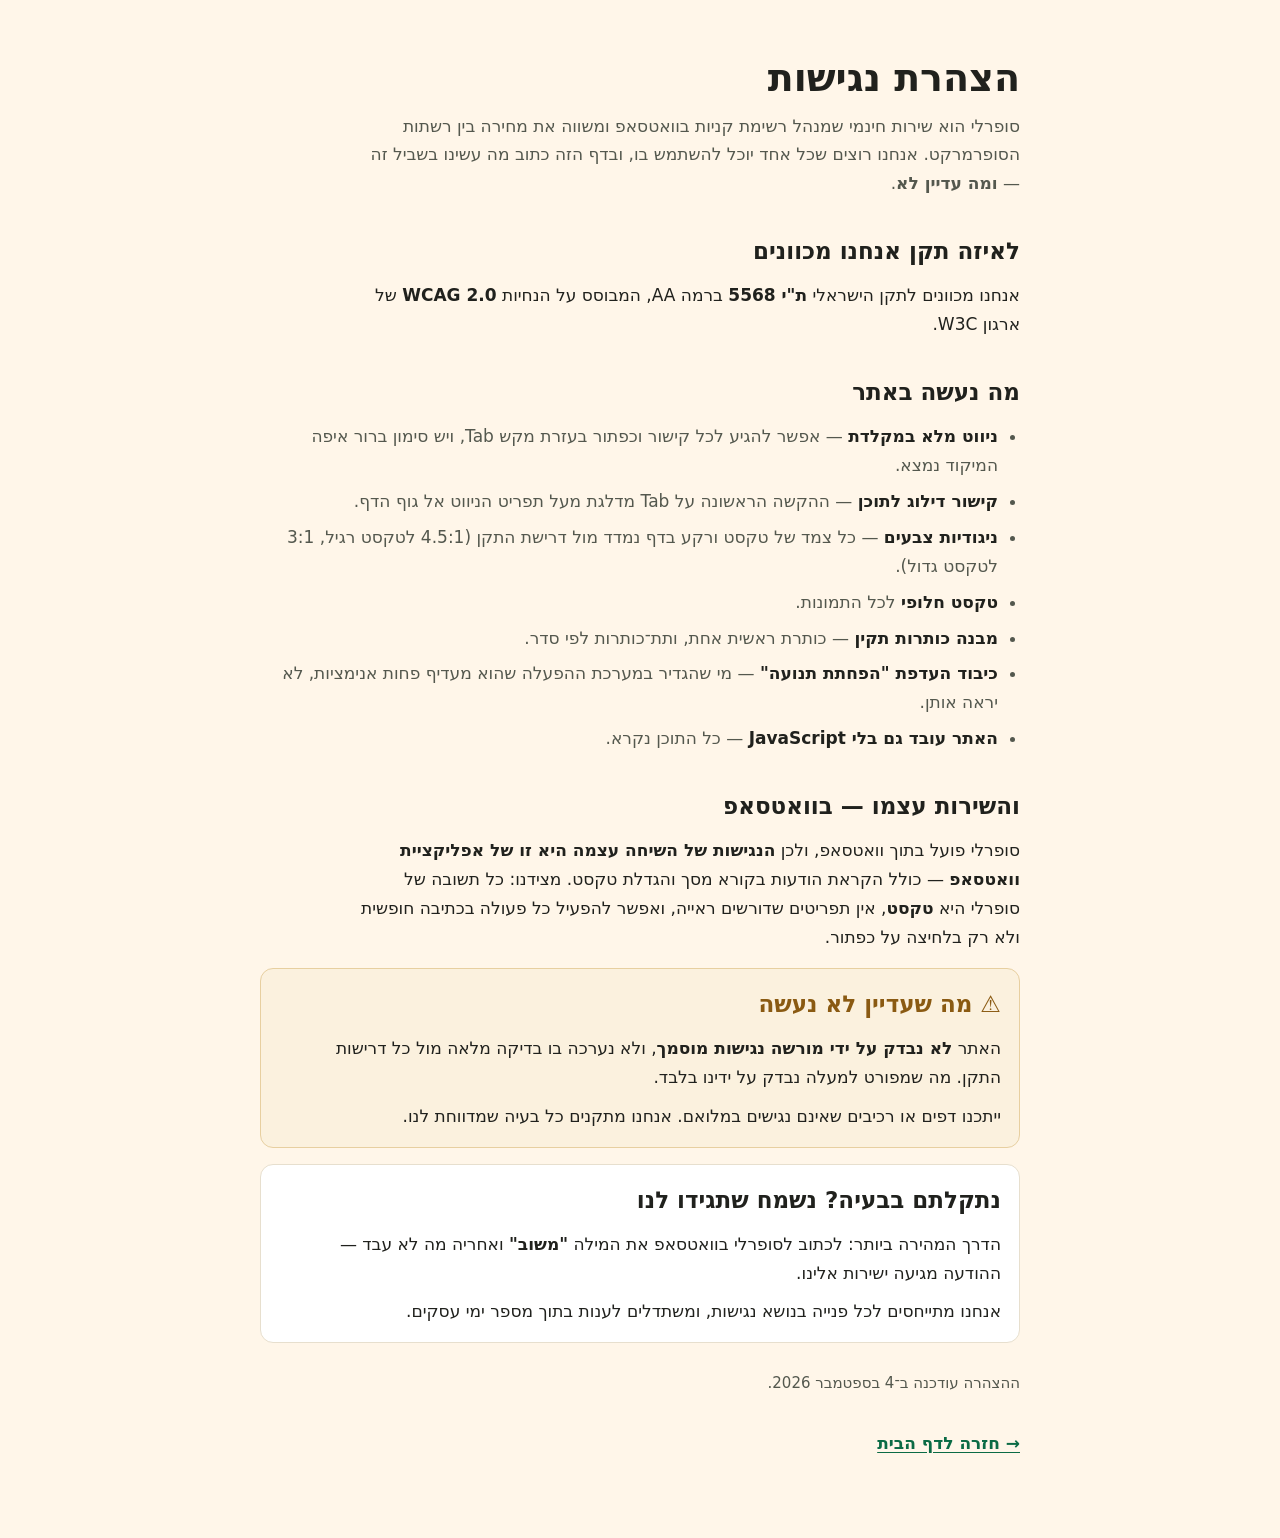
<file: accessibility.html>
<!doctype html>
<html lang="he" dir="rtl">
<head>
<meta charset="utf-8">
  <!-- אייקון האתר — זה שגוגל מציג ליד כל תוצאת חיפוש. -->
  <link rel="icon" href="favicon.ico" sizes="any">
  <link rel="icon" type="image/png" sizes="48x48" href="assets/icon-48.png">
  <link rel="icon" type="image/png" sizes="96x96" href="assets/icon-96.png">
  <link rel="icon" type="image/png" sizes="192x192" href="assets/icon-192.png">
  <link rel="apple-touch-icon" href="assets/apple-touch-icon.png">
<meta name="viewport" content="width=device-width, initial-scale=1">
<title>הצהרת נגישות — סופרלי</title>
<meta name="description" content="הצהרת הנגישות של סופרלי: מה נעשה כדי שהאתר יהיה נגיש, מה עדיין לא, ואיך לפנות אלינו.">
<meta name="theme-color" content="#FFF6E9">
<meta name="robots" content="index,follow">
<style>
/* ⚠️ **דף עצמאי, בכוונה.** הצהרת נגישות חייבת להיפתח גם כשגיליון
   סגנון חיצוני לא נטען — היא הדף שמישהו מגיע אליו **כי משהו לא
   עובד לו**. */
:root{
  --ink:#20211D; --ink-2:#54584E; --paper:#FFF6E9; --card:#FFFFFF;
  --line:#E7DFCE; --green:#0B6B45; --green-bg:#E6F1EA;
  --amber:#8A5A12; --amber-bg:#FBF1DE; --amber-line:#E7CFA0;
}
@media (prefers-color-scheme: dark){
  :root:not([data-theme="light"]){
    --ink:#EDEAE2; --ink-2:#ADB3A7; --paper:#14150F; --card:#1D1F18;
    --line:#2E3128; --green:#5CD49B; --green-bg:#12271D;
    --amber:#DFA85C; --amber-bg:#2A2013; --amber-line:#4A3A1E;
  }
}
:root[data-theme="dark"]{
  --ink:#EDEAE2; --ink-2:#ADB3A7; --paper:#14150F; --card:#1D1F18;
  --line:#2E3128; --green:#5CD49B; --green-bg:#12271D;
  --amber:#DFA85C; --amber-bg:#2A2013; --amber-line:#4A3A1E;
}
*{box-sizing:border-box}
body{
  margin:0; background:var(--paper); color:var(--ink);
  font-family:"Assistant",system-ui,"Segoe UI",Arial,sans-serif;
  direction:rtl; text-align:right; line-height:1.7; font-size:17px;
  padding:clamp(20px,5vw,56px) 18px 80px;
}
.wrap{max-width:760px; margin:0 auto}
h1{font-size:clamp(26px,5vw,38px); margin:0 0 6px; line-height:1.2; text-wrap:balance}
h2{font-size:clamp(19px,3vw,23px); margin:34px 0 4px; text-wrap:balance}
p{margin:10px 0 0; max-width:62ch}
.sub{color:var(--ink-2); margin-top:10px}
ul{margin:10px 0 0; padding:0 22px 0 0; color:var(--ink-2)}
li{margin:7px 0}
li b{color:var(--ink)}
.box{background:var(--card); border:1px solid var(--line); border-radius:13px;
  padding:16px 18px; margin-top:16px}
.box.warn{background:var(--amber-bg); border-color:var(--amber-line)}
.box.warn h2{color:var(--amber); margin-top:0}
.box h2{margin-top:0}
a{color:var(--green); text-underline-offset:3px}
a:focus-visible, button:focus-visible, summary:focus-visible{
  outline:3px solid currentColor; outline-offset:3px; border-radius:4px}
.skip{position:absolute; right:-9999px; top:0; z-index:9;
  background:#0b3d2c; color:#fff; padding:12px 20px;
  border-radius:0 0 10px 0; font-weight:700; text-decoration:none}
.skip:focus{right:0}
.back{display:inline-block; margin-top:32px; font-weight:700}
.date{color:var(--ink-2); font-size:15px; margin-top:28px}
</style>
</head>
<body>

<a class="skip" href="#main">דילוג לתוכן הראשי</a>

<div class="wrap">
<main id="main">

  <h1>הצהרת נגישות</h1>
  <p class="sub">סופרלי הוא שירות חינמי שמנהל רשימת קניות בוואטסאפ ומשווה
  את מחירה בין רשתות הסופרמרקט. אנחנו רוצים שכל אחד יוכל להשתמש בו,
  ובדף הזה כתוב מה עשינו בשביל זה — <b>ומה עדיין לא</b>.</p>

  <h2>לאיזה תקן אנחנו מכוונים</h2>
  <p>אנחנו מכוונים לתקן הישראלי <b>ת"י 5568</b> ברמה AA, המבוסס על
  הנחיות <b>WCAG 2.0</b> של ארגון W3C.</p>

  <h2>מה נעשה באתר</h2>
  <ul>
    <li><b>ניווט מלא במקלדת</b> — אפשר להגיע לכל קישור וכפתור בעזרת
      מקש Tab, ויש סימון ברור איפה המיקוד נמצא.</li>
    <li><b>קישור דילוג לתוכן</b> — ההקשה הראשונה על Tab מדלגת מעל
      תפריט הניווט אל גוף הדף.</li>
    <li><b>ניגודיות צבעים</b> — כל צמד של טקסט ורקע בדף נמדד מול
      דרישת התקן (4.5:1 לטקסט רגיל, 3:1 לטקסט גדול).</li>
    <li><b>טקסט חלופי</b> לכל התמונות.</li>
    <li><b>מבנה כותרות תקין</b> — כותרת ראשית אחת, ותת־כותרות לפי סדר.</li>
    <li><b>כיבוד העדפת "הפחתת תנועה"</b> — מי שהגדיר במערכת ההפעלה
      שהוא מעדיף פחות אנימציות, לא יראה אותן.</li>
    <li><b>האתר עובד גם בלי JavaScript</b> — כל התוכן נקרא.</li>
  </ul>

  <h2>והשירות עצמו — בוואטסאפ</h2>
  <p>סופרלי פועל בתוך וואטסאפ, ולכן <b>הנגישות של השיחה עצמה היא זו של
  אפליקציית וואטסאפ</b> — כולל הקראת הודעות בקורא מסך והגדלת טקסט.
  מצידנו: כל תשובה של סופרלי היא <b>טקסט</b>, אין תפריטים שדורשים ראייה,
  ואפשר להפעיל כל פעולה בכתיבה חופשית ולא רק בלחיצה על כפתור.</p>

  <div class="box warn">
    <h2>⚠️ מה שעדיין לא נעשה</h2>
    <p>האתר <b>לא נבדק על ידי מורשה נגישות מוסמך</b>, ולא נערכה בו
    בדיקה מלאה מול כל דרישות התקן. מה שמפורט למעלה נבדק על ידינו
    בלבד.</p>
    <p>ייתכנו דפים או רכיבים שאינם נגישים במלואם. אנחנו מתקנים
    כל בעיה שמדווחת לנו.</p>
  </div>

  <div class="box">
    <h2>נתקלתם בבעיה? נשמח שתגידו לנו</h2>
    <p>הדרך המהירה ביותר: לכתוב לסופרלי בוואטסאפ את המילה
    <b>"משוב"</b> ואחריה מה לא עבד — ההודעה מגיעה ישירות אלינו.</p>
    <p>אנחנו מתייחסים לכל פנייה בנושא נגישות, ומשתדלים לענות
    בתוך מספר ימי עסקים.</p>
  </div>

  <p class="date">ההצהרה עודכנה ב־4 בספטמבר 2026.</p>

  <a class="back" href="index.html">→ חזרה לדף הבית</a>

</main>
</div>

</body>
</html>
</file>
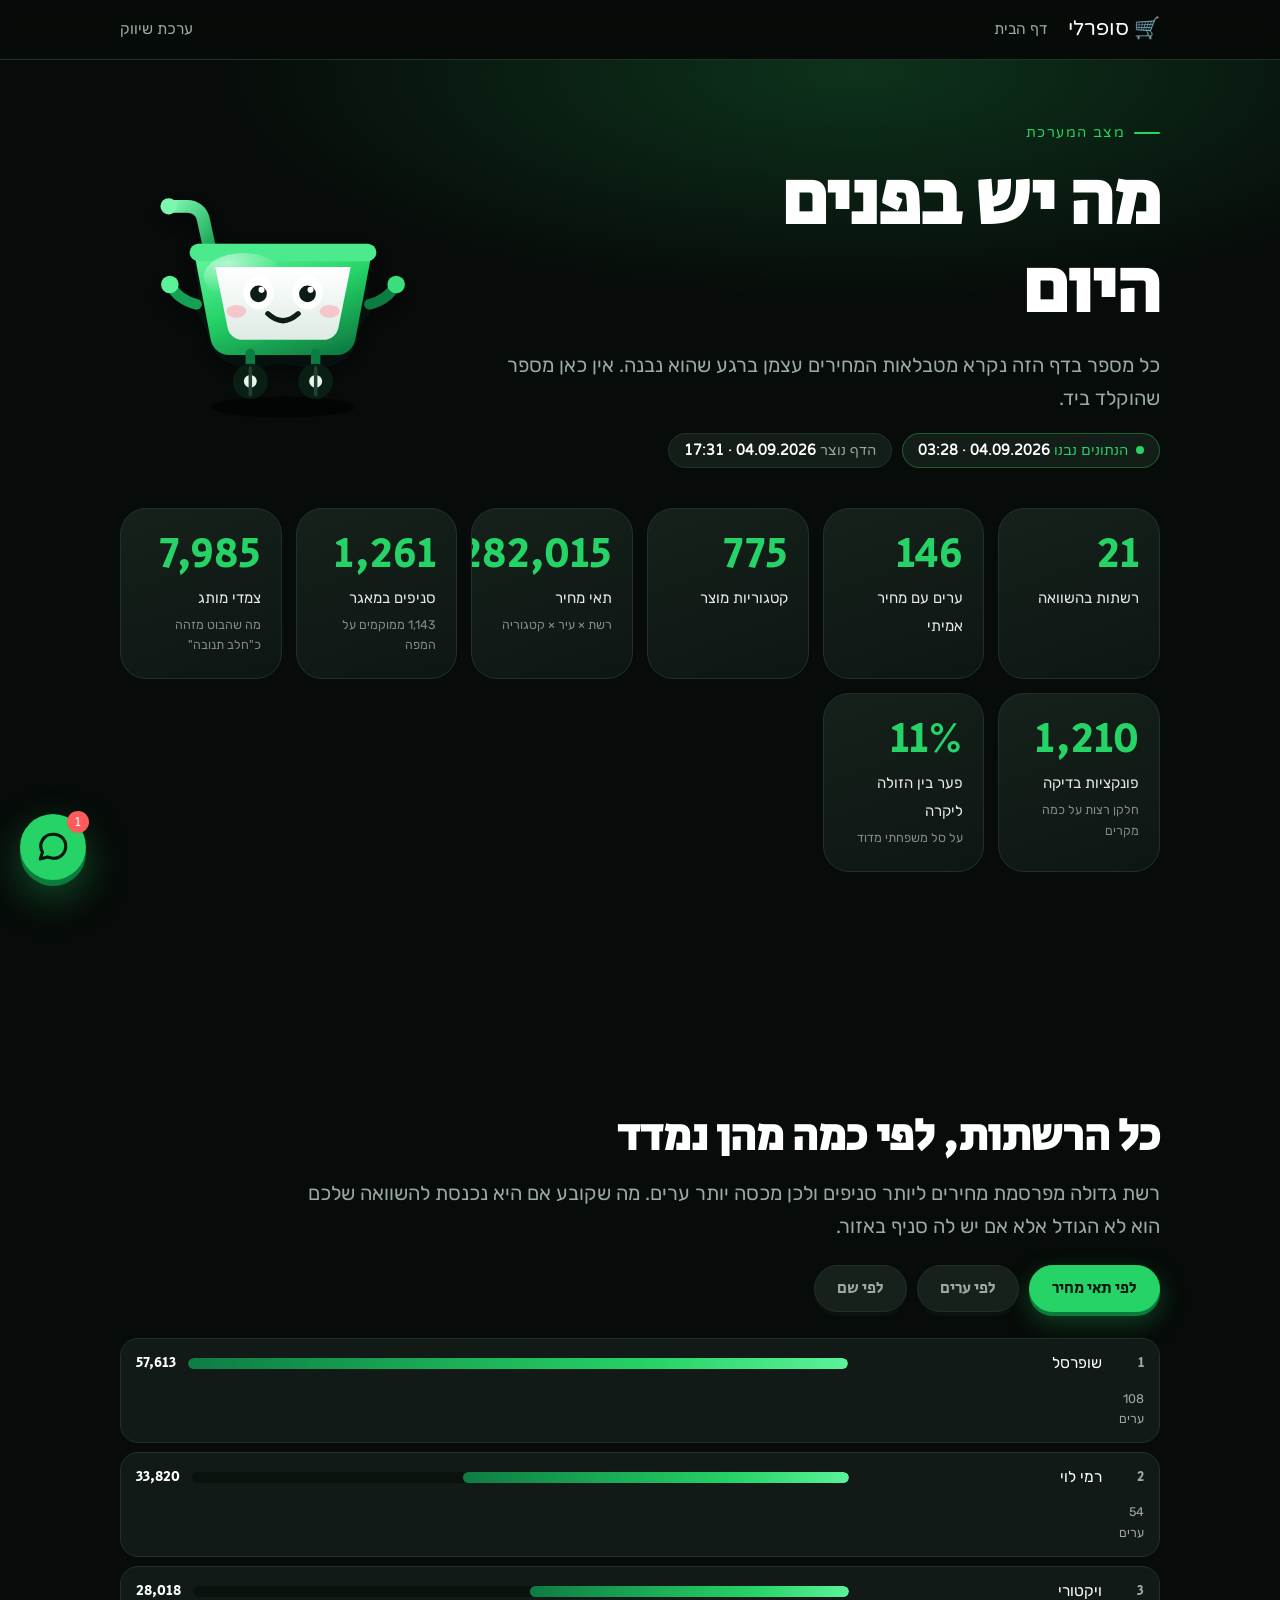
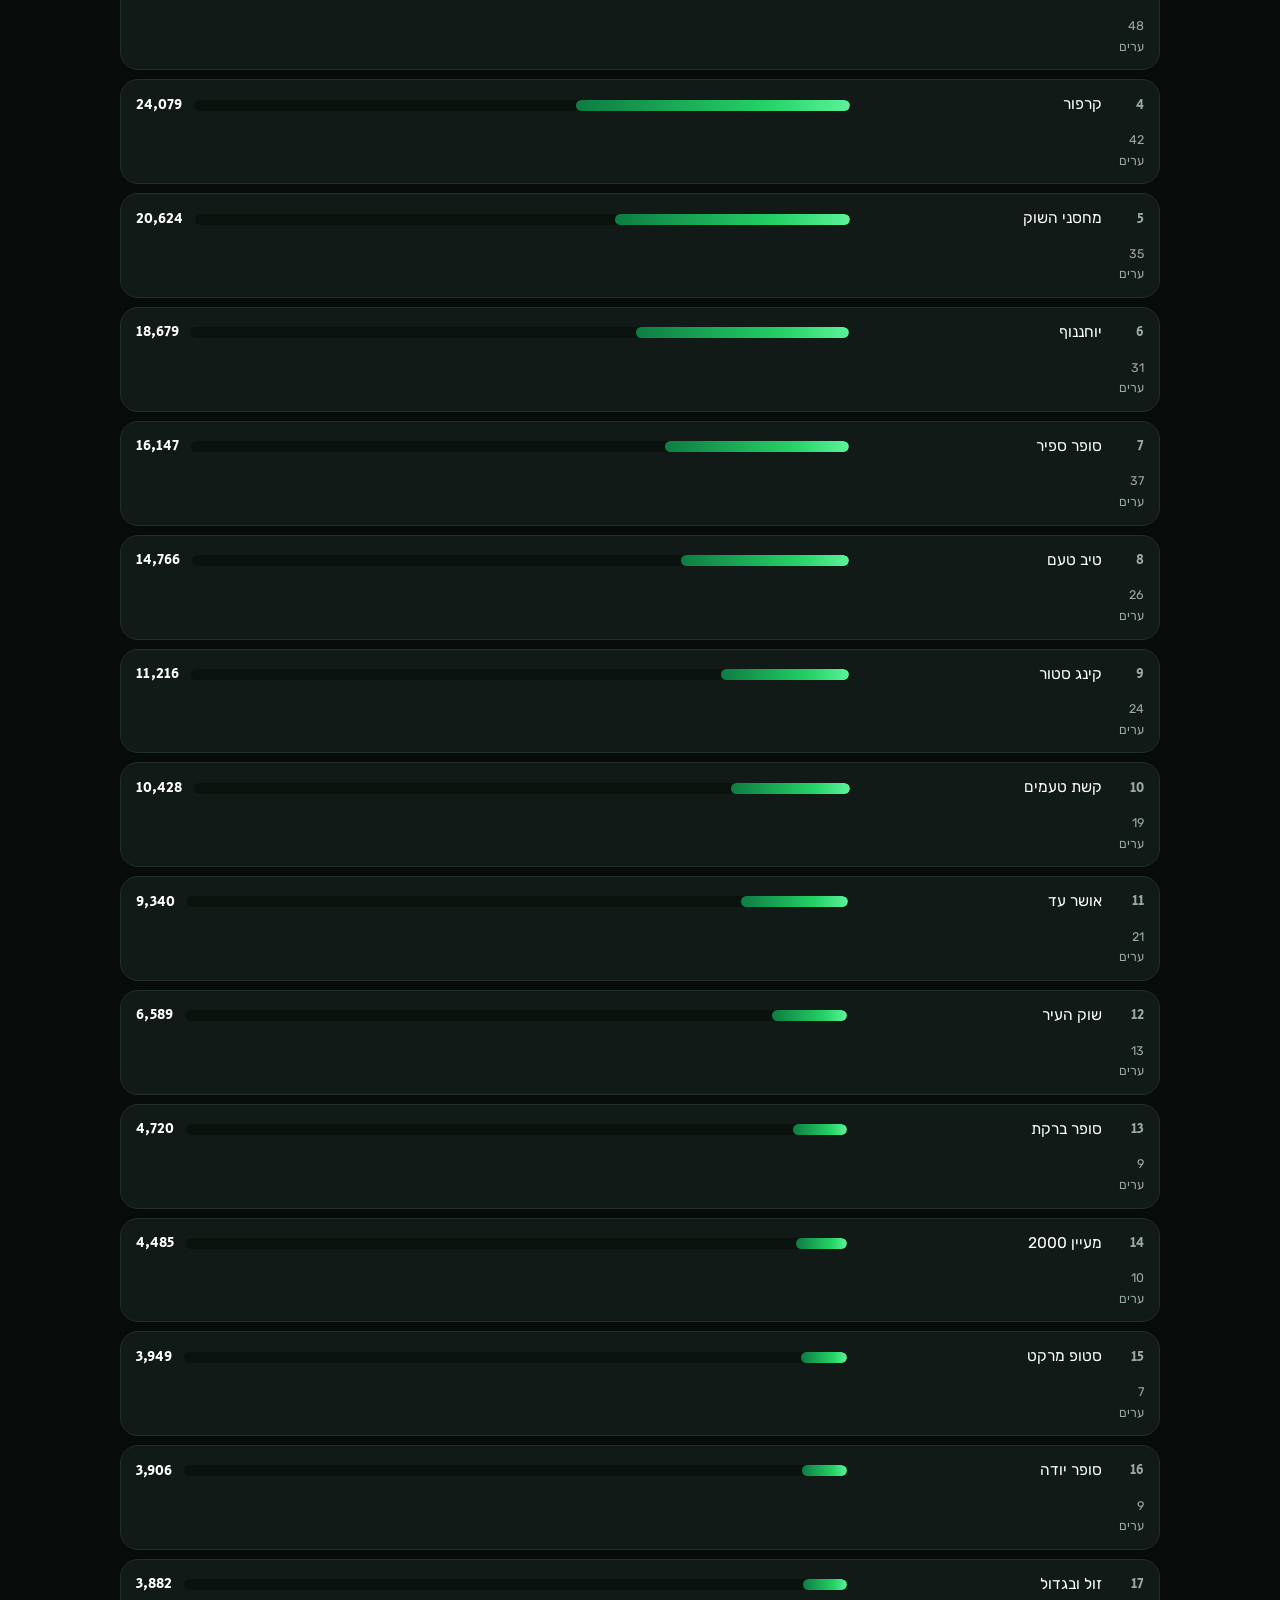
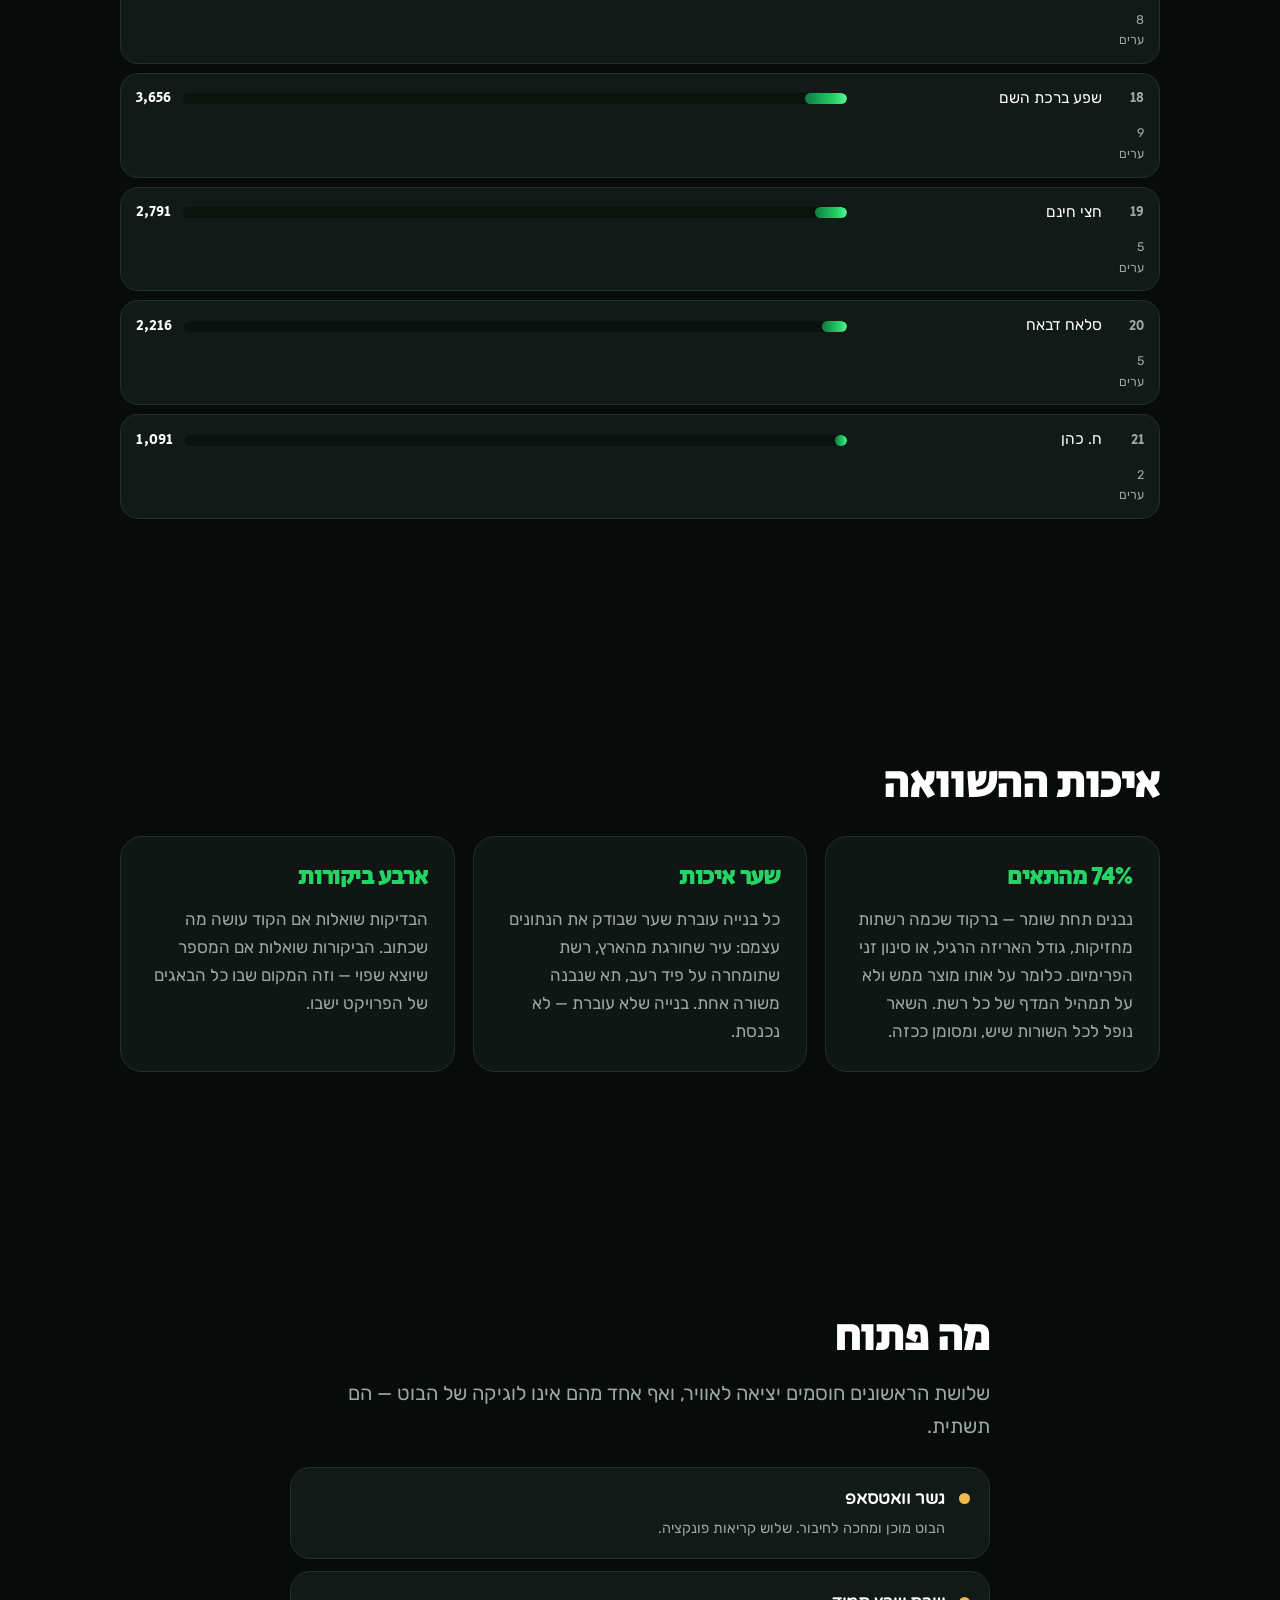
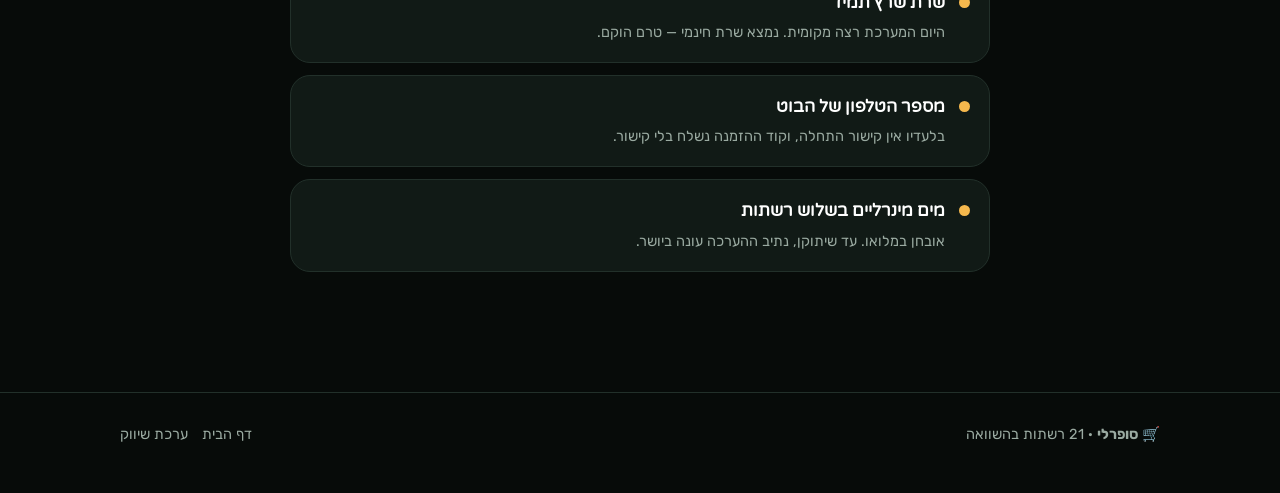
<file: dashboard.html>
<!doctype html>
<html lang="he" dir="rtl" class="no-js">
<head>
<meta charset="utf-8">
  <!-- אייקון האתר — זה שגוגל מציג ליד כל תוצאת חיפוש. -->
  <link rel="icon" href="favicon.ico" sizes="any">
  <link rel="icon" type="image/png" sizes="48x48" href="assets/icon-48.png">
  <link rel="icon" type="image/png" sizes="96x96" href="assets/icon-96.png">
  <link rel="icon" type="image/png" sizes="192x192" href="assets/icon-192.png">
  <link rel="apple-touch-icon" href="assets/apple-touch-icon.png">
<meta name="viewport" content="width=device-width, initial-scale=1">
<title>סופרלי — מצב המערכת</title>
<meta name="description" content="הדשבורד של סופרלי: כמה רשתות, ערים וקטגוריות נמצאות בהשוואה היום, ומה עוד פתוח.">
<meta name="theme-color" content="#25D366">
<link rel="preconnect" href="https://fonts.googleapis.com">
<link rel="preconnect" href="https://fonts.gstatic.com" crossorigin>
<link rel="stylesheet" href="https://fonts.googleapis.com/css2?family=Secular+One&family=Varela+Round&family=Rubik:wght@400;500;700&display=swap">
<link rel="stylesheet" href="assets/style.css">
<style>
/* ==========================================================================
   דשבורד זולי.
   כתב מעובה: Secular One לכותרות ולמספרים (כבד, ידידותי, ותומך עברית),
   Varela Round לכפתורים ולתוויות, Rubik לגוף הטקסט.
   ========================================================================== */

h1, h2, h3, .tile .num, .btn, .chip2 { font-family: "Secular One", "Varela Round", sans-serif; }
h1 { font-size: clamp(38px, 8.5vw, 76px); letter-spacing: -1px; }
h2 { font-size: clamp(27px, 5.2vw, 44px); }

/* -------------------------------------------------- ראש הדף */
.head { position: relative; overflow: hidden; padding: clamp(28px,5vw,54px) 0 clamp(22px,4vw,40px); }
.head::before {
  content:""; position:absolute; inset:-40% -20% auto -20%; height:640px; pointer-events:none;
  background: radial-gradient(52% 52% at 62% 30%, rgba(37,211,102,.20) 0%, transparent 70%);
}
.head .wrap { position: relative; }
.head-grid { display:grid; gap:clamp(18px,4vw,40px); grid-template-columns:1fr; align-items:center; }
@media (min-width: 860px){ .head-grid { grid-template-columns: 1.35fr .65fr; } }

.stamp { display:flex; gap:10px; flex-wrap:wrap; margin-top:18px; }
.stamp .pill { font-family:"Varela Round",sans-serif; }
.stamp .pill b { color: var(--ink); }
.live::before {
  content:""; display:inline-block; width:8px; height:8px; border-radius:50%;
  background: var(--green); margin-inline-end:8px; vertical-align:1px;
  box-shadow: 0 0 0 0 rgba(37,211,102,.6); animation: pulse 2.2s infinite;
}
@keyframes pulse { 70%{ box-shadow:0 0 0 9px rgba(37,211,102,0);} 100%{ box-shadow:0 0 0 0 rgba(37,211,102,0);} }

/* -------------------------------------------------- הדמות */
.zooli { width: min(280px, 62vw); height:auto; overflow:visible; display:block; margin:0 auto; }
#z-all    { animation: z-float 3.4s cubic-bezier(.45,0,.55,1) infinite; transform-origin:120px 200px; transform-box:fill-box; }
#z-squash { animation: z-squash 3.4s cubic-bezier(.45,0,.55,1) infinite; transform-origin:120px 190px; transform-box:fill-box; }
#z-shadow { animation: z-shadow 3.4s cubic-bezier(.45,0,.55,1) infinite; transform-origin:center; transform-box:fill-box; }
@keyframes z-float  { 0%,100%{transform:translateY(0)} 50%{transform:translateY(-16px)} }
@keyframes z-squash { 0%,100%{transform:scale(1.04,.96)} 45%,55%{transform:scale(.97,1.03)} }
@keyframes z-shadow { 0%,100%{transform:scale(1);opacity:.5} 50%{transform:scale(.8);opacity:.28} }
.z-wheel-spin { animation: z-spin 2.2s linear infinite; transform-origin:center; transform-box:fill-box; }
@keyframes z-spin { to { transform: rotate(360deg); } }
.z-eye { transform-origin:center; transform-box:fill-box; transition: transform .09s ease; }
.z-eye.shut { transform: scaleY(.08); }
.z-pupil { transition: transform .18s cubic-bezier(.22,1,.36,1); }
.z-drop { animation: z-drop 4.4s cubic-bezier(.55,0,.85,.35) infinite; }
#z-drop-2 { animation-delay: 2.2s; }
@keyframes z-drop {
  0%,12%{transform:translateY(-92px) rotate(-16deg);opacity:0}
  18%{transform:translateY(-86px) rotate(-13deg);opacity:1}
  46%,100%{transform:translateY(34px) rotate(10deg);opacity:1}
}

/* -------------------------------------------------- אריחים */
.tiles { display:grid; gap:14px; grid-template-columns:repeat(auto-fit,minmax(158px,1fr)); }
.tile {
  border-radius: 26px; padding: 22px 20px; position:relative; overflow:hidden;
  background: linear-gradient(160deg, #16211B 0%, #0E1613 100%);
  border:1px solid var(--line);
  transition: transform .22s cubic-bezier(.34,1.56,.64,1), border-color .22s;
}
.tile:hover { transform: translateY(-5px); border-color: rgba(37,211,102,.45); }
.tile .num { font-size: clamp(30px,5.4vw,44px); color: var(--green); }
.tile .lab { color: var(--ink); font-size: 15px; opacity:.9; }
.tile .sub { color: var(--soft); font-size: 12.5px; margin-top:4px; }

/* -------------------------------------------------- כפתורי בועה
   הקצה התחתון הוא "עובי" הכפתור, והוא נעלם בלחיצה — ככה כפתור פיזי
   מתנהג, וזה מה שנותן את התחושה הצעצועית שאיתי ביקש. */
.chips { display:flex; gap:10px; flex-wrap:wrap; margin: 22px 0 26px; }
.chip2 {
  cursor:pointer; font-size:15.5px; padding:11px 22px; border-radius:999px;
  background:#16211B; color:var(--soft); border:1.5px solid var(--line);
  box-shadow: 0 4px 0 #0A120E;
  transition: transform .13s, box-shadow .13s, color .18s, border-color .18s, background .18s;
}
.chip2:hover { color: var(--ink); border-color: rgba(37,211,102,.5); }
.chip2:active { transform: translateY(4px); box-shadow: 0 0 0 #0A120E; }
.chip2[aria-pressed="true"] {
  background: var(--green); color: var(--on-green); border-color: var(--green);
  box-shadow: 0 4px 0 #0B7A3C, 0 10px 26px rgba(37,211,102,.28);
}
.btn { box-shadow: 0 5px 0 #0B7A3C, 0 14px 34px rgba(37,211,102,.22); }
.btn:active { transform: translateY(5px); box-shadow: 0 0 0 #0B7A3C, 0 6px 16px rgba(37,211,102,.18); }

/* -------------------------------------------------- שורות הרשתות */
.chains { display:flex; flex-direction:column; gap:9px; }
.crow {
  display:grid; align-items:center; gap:12px;
  grid-template-columns: 30px minmax(84px,1.1fr) minmax(60px,3fr) auto;
  background:#111A16; border:1px solid var(--line); border-radius:18px; padding:12px 15px;
  transition: border-color .2s, background .2s;
}
.crow:hover { border-color: rgba(37,211,102,.4); background:#13201A; }
.crow .rank { font-family:"Secular One",sans-serif; color:var(--soft); font-size:14px; }
.crow .cname { font-size:15.5px; }
.crow .ctrack { background:#0A120E; border-radius:999px; height:11px; overflow:hidden; }
.crow .cfill {
  display:block; height:100%; width:0; border-radius:999px;
  background: linear-gradient(90deg,#0E7C43,#25D366 70%,#5CF29A);
  transition: width 1.1s cubic-bezier(.22,1,.36,1);
}
.crow.on .cfill { width: var(--w); }
.crow .ccells { font-family:"Secular One",sans-serif; font-variant-numeric:tabular-nums; font-size:15px; }
.crow .ccities { color:var(--soft); font-size:12.5px; }
@media (max-width:620px){
  .crow { grid-template-columns: 26px 1fr auto; }
  .crow .ctrack { grid-column: 1 / -1; }
  .crow .ccities { display:none; }
}

/* -------------------------------------------------- מה פתוח */
.open-list { list-style:none; padding:0; margin:0; display:grid; gap:12px; }
.open-list li {
  display:flex; gap:14px; align-items:flex-start;
  background:#111A16; border:1px solid var(--line); border-radius:20px; padding:17px 19px;
}
.open-list .dot { width:11px; height:11px; border-radius:50%; background:var(--warn); margin-top:8px; flex:none; }
.open-list b { display:block; font-family:"Varela Round",sans-serif; font-size:17px; }
.open-list em { font-style:normal; color:var(--soft); font-size:14.5px; }

/* -------------------------------------------------- הטלפון הצף */
.fab {
  position:fixed; inset-inline-end:20px; inset-block-end:20px; z-index:60;
  width:66px; height:66px; border-radius:50%; border:0; cursor:pointer;
  background: var(--green); box-shadow: 0 6px 0 #0B7A3C, 0 16px 40px rgba(37,211,102,.35);
  display:flex; align-items:center; justify-content:center;
  transition: transform .2s cubic-bezier(.34,1.56,.64,1), box-shadow .2s;
  animation: fab-in .5s cubic-bezier(.34,1.56,.64,1) both .8s;
}
@keyframes fab-in { from{ transform:scale(0) translateY(30px); opacity:0 } to{ transform:none; opacity:1 } }
.fab:hover { transform: translateY(-3px) scale(1.05); }
.fab:active { transform: translateY(4px); box-shadow: 0 2px 0 #0B7A3C; }
.fab svg { width:34px; height:34px; }
.fab .badge {
  position:absolute; top:-3px; inset-inline-start:-3px; background:#FF5B5B; color:#fff;
  font-size:12px; width:22px; height:22px; border-radius:50%;
  display:flex; align-items:center; justify-content:center; font-family:"Varela Round",sans-serif;
}
.fab.open .badge { display:none; }

/* ⚠️ הגובה חייב תקרה שתלויה במסך ולא מספר קבוע. בגרסה הראשונה הפאנל
   היה 538px בגובה קבוע, ובחלון של 550px הוא גלש מעל הניווט וכיסה את
   ראש הדף — כלומר נשבר בדיוק במסכים הנמוכים (חלון קטן, טלפון לרוחב).
   flex column + max-height נותנים לגוף השיחה להתכווץ במקום לדחוף. */
.chatbox {
  position:fixed; inset-inline-end:20px; inset-block-end:96px; z-index:60;
  width:min(340px, calc(100vw - 40px)); background:var(--chat);
  border:1px solid var(--line); border-radius:26px; overflow:hidden;
  box-shadow: 0 20px 70px rgba(0,0,0,.7);
  display:flex; flex-direction:column;
  max-height: calc(100vh - 116px);
  max-height: calc(100dvh - 116px);
  transform-origin: bottom left; transform: scale(.85) translateY(18px); opacity:0;
  pointer-events:none; transition: transform .26s cubic-bezier(.34,1.56,.64,1), opacity .2s;
}
.cb-top, .cb-sugg, .cb-form, .cb-note { flex: none; }
.chatbox.open { transform:none; opacity:1; pointer-events:auto; }
.cb-top { background:var(--green); color:var(--on-green); padding:12px 16px; display:flex; align-items:center; gap:10px; }
.cb-top .t { font-family:"Varela Round",sans-serif; font-size:16px; line-height:1.2; }
.cb-top .s { font-size:11.5px; opacity:.75; }
.cb-top .x { margin-inline-start:auto; background:none; border:0; color:var(--on-green); font-size:20px; cursor:pointer; line-height:1; padding:4px; }
.cb-body {
  padding:14px 12px; height:290px; min-height:110px; flex:1 1 auto;
  overflow-y:auto; display:flex; flex-direction:column; gap:8px;
}
.cb-body::-webkit-scrollbar { width:6px; }
.cb-body::-webkit-scrollbar-thumb { background:#22302A; border-radius:999px; }
.msg {
  max-width:86%; padding:9px 13px; font-size:14.5px; line-height:1.5; white-space:pre-wrap;
  animation: msg-in .3s cubic-bezier(.34,1.56,.64,1) both;
}
@keyframes msg-in { from{ opacity:0; transform:translateY(10px) scale(.96) } to{ opacity:1; transform:none } }
.msg.bot  { background:var(--bot); border:1px solid var(--line); border-radius:6px 16px 16px 16px; align-self:flex-start; }
.msg.me   { background:var(--user); border-radius:16px 6px 16px 16px; align-self:flex-end; }
.typing { display:flex; gap:4px; align-items:center; }
.typing i { width:7px; height:7px; border-radius:50%; background:var(--soft); animation: bounce 1.1s infinite; }
.typing i:nth-child(2){ animation-delay:.15s } .typing i:nth-child(3){ animation-delay:.3s }
@keyframes bounce { 0%,60%,100%{ transform:translateY(0); opacity:.4 } 30%{ transform:translateY(-5px); opacity:1 } }
.cb-sugg { display:flex; gap:7px; flex-wrap:wrap; padding:0 12px 10px; }
.cb-sugg button {
  background:#16211B; border:1px solid var(--line); color:var(--soft); cursor:pointer;
  border-radius:999px; padding:6px 13px; font-size:13px; font-family:"Varela Round",sans-serif;
  transition: color .15s, border-color .15s;
}
.cb-sugg button:hover { color:var(--green); border-color:var(--green); }
.cb-form { display:flex; gap:8px; padding:10px 12px; border-top:1px solid var(--line); }
.cb-form input {
  flex:1; background:#0A120E; border:1px solid var(--line); border-radius:999px;
  padding:11px 16px; color:var(--ink); font-family:inherit; font-size:14.5px; min-width:0;
}
.cb-form input::placeholder { color:#5E6E66; }
.cb-form button {
  flex:none; width:42px; height:42px; border-radius:50%; border:0; background:var(--green);
  color:var(--on-green); cursor:pointer; font-size:17px;
  display:flex; align-items:center; justify-content:center; transition: transform .15s;
}
.cb-form button:active { transform:scale(.92); }
.cb-note { padding:0 14px 12px; color:#5E6E66; font-size:11.5px; text-align:center; }

@media (prefers-reduced-motion: reduce){
  #z-all,#z-squash,#z-shadow,.z-wheel-spin,.fab { animation:none !important; }
  .z-drop { animation:none !important; opacity:0 !important; }
  .crow .cfill { transition:none; width:var(--w); }
}
</style>
</head>
<body>

<nav class="nav">
  <div class="nav-in">
    <a class="brand" href="index.html">🛒 סופרלי</a>
    <a class="link" href="index.html">דף הבית</a>
    <span class="spacer"></span>
    <a class="link" href="marketing.html">ערכת שיווק</a>
  </div>
</nav>

<header class="head">
  <div class="wrap head-grid">
    <div>
      <p class="eyebrow">מצב המערכת</p>
      <h1>מה יש בפנים<br>היום</h1>
      <p class="lede" style="max-width:34em">
        כל מספר בדף הזה נקרא מטבלאות המחירים עצמן ברגע שהוא נבנה.
        אין כאן מספר שהוקלד ביד.
      </p>
      <div class="stamp">
        <span class="pill ok live">הנתונים נבנו <b>04.09.2026 · 03:28</b></span>
        <span class="pill">הדף נוצר <b>04.09.2026 · 17:31</b></span>
      </div>
    </div>
    <div><svg xmlns="http://www.w3.org/2000/svg" class="zooli" id="zooli" viewBox="0 0 240 232" role="img" aria-label="סופרלי, עגלת קניות מחייכת">
  <defs>
    <linearGradient id="gBody" x1=".2" y1="0" x2=".8" y2="1">
      <stop offset="0%" stop-color="#5CF29A"/><stop offset="45%" stop-color="#25D366"/><stop offset="100%" stop-color="#0E7C43"/>
    </linearGradient>
    <linearGradient id="gFace" x1="0" y1="0" x2="0" y2="1">
      <stop offset="0%" stop-color="#FFFFFF"/><stop offset="100%" stop-color="#DDEBE3"/>
    </linearGradient>
    <linearGradient id="gHandle" x1="0" y1="0" x2="1" y2="1">
      <stop offset="0%" stop-color="#7CF7AF"/><stop offset="100%" stop-color="#12A052"/>
    </linearGradient>
    <radialGradient id="gGloss" cx=".3" cy=".2" r=".7">
      <stop offset="0%" stop-color="#FFFFFF" stop-opacity=".55"/><stop offset="100%" stop-color="#FFFFFF" stop-opacity="0"/>
    </radialGradient>
    <filter id="fSoft" x="-30%" y="-30%" width="160%" height="160%">
      <feDropShadow dx="0" dy="8" stdDeviation="9" flood-color="#02150B" flood-opacity=".55"/>
    </filter>
    <clipPath id="clipAbove"><rect x="-40" y="-120" width="320" height="208"/></clipPath>
  </defs>

  <ellipse id="z-shadow" cx="120" cy="216" rx="62" ry="9" fill="#000" opacity=".5"/>

  <g id="z-all">
    <g id="z-squash" filter="url(#fSoft)">
      <path d="M22 44 h16 a14 14 0 0 1 13.4 9.8 L58 84" fill="none" stroke="url(#gHandle)" stroke-width="11" stroke-linecap="round"/>
      <circle cx="22" cy="44" r="7" fill="#7CF7AF"/>

      <g id="z-arm-r">
        <path d="M46 128 q-16 -4 -22 -16" fill="none" stroke="#12A052" stroke-width="9" stroke-linecap="round"/>
        <circle cx="23" cy="111" r="7.5" fill="#5CF29A"/>
      </g>
      <path d="M194 128 q16 -4 22 -16" fill="none" stroke="#0E7C43" stroke-width="9" stroke-linecap="round"/>
      <circle cx="217" cy="111" r="7.5" fill="#3ADE7C"/>

      <path d="M44 84 h152 l-14 74 a16 16 0 0 1 -15.8 13.4 H73.8 A16 16 0 0 1 58 158 Z" fill="url(#gBody)"/>

      <g clip-path="url(#clipAbove)">
        <g class="z-drop" id="z-drop-1">
          <rect x="106" y="84" width="27" height="33" rx="6" fill="#F2FAF6"/>
          <rect x="106" y="84" width="27" height="11" rx="5" fill="#1FB855"/>
          <rect x="112" y="97" width="15" height="4" rx="2" fill="#C8DED4"/>
        </g>
        <g class="z-drop" id="z-drop-2">
          <circle cx="120" cy="98" r="13" fill="#FF6B6B"/>
          <path d="M120 86 q4 -7 9 -8" fill="none" stroke="#2E7D4F" stroke-width="3.5" stroke-linecap="round"/>
          <ellipse cx="115" cy="93" rx="4" ry="2.6" fill="#FFFFFF" opacity=".45"/>
        </g>
      </g>

      <rect x="40" y="76" width="160" height="15" rx="7.5" fill="#4BEA8C"/>
      <ellipse cx="86" cy="104" rx="34" ry="20" fill="url(#gGloss)"/>

      <path d="M62 96 h116 l-10.5 52 a13 13 0 0 1 -12.8 10.4 H85.3 A13 13 0 0 1 72.5 148 Z" fill="url(#gFace)"/>

      <g class="z-eye" id="z-eye-l">
        <ellipse cx="99" cy="118" rx="13" ry="14.5" fill="#FFFFFF"/>
        <g class="z-pupil" id="z-pupil-l">
          <circle cx="99" cy="119" r="7.2" fill="#0A1F14"/>
          <circle cx="101.6" cy="115.6" r="2.6" fill="#FFFFFF"/>
        </g>
      </g>
      <g class="z-eye" id="z-eye-r">
        <ellipse cx="141" cy="118" rx="13" ry="14.5" fill="#FFFFFF"/>
        <g class="z-pupil" id="z-pupil-r">
          <circle cx="141" cy="119" r="7.2" fill="#0A1F14"/>
          <circle cx="143.6" cy="115.6" r="2.6" fill="#FFFFFF"/>
        </g>
      </g>

      <ellipse cx="80" cy="134" rx="8.5" ry="5.5" fill="#FF9AA6" opacity=".5"/>
      <ellipse cx="160" cy="134" rx="8.5" ry="5.5" fill="#FF9AA6" opacity=".5"/>

      <path id="z-mouth" d="M107 136 q13 12 26 0" fill="none" stroke="#0A1F14" stroke-width="4.5" stroke-linecap="round"/>

      <path d="M92 170 v14 M148 170 v14" stroke="#0E7C43" stroke-width="8" stroke-linecap="round"/>
    </g>

    <g class="z-wheel-spin">
      <circle cx="92" cy="194" r="15" fill="#0A1F14"/>
      <circle cx="92" cy="194" r="5.5" fill="#EAF6F0"/>
      <rect x="90.5" y="181" width="3" height="26" rx="1.5" fill="#22412F"/>
    </g>
    <g class="z-wheel-spin" style="animation-delay:-.4s">
      <circle cx="148" cy="194" r="15" fill="#0A1F14"/>
      <circle cx="148" cy="194" r="5.5" fill="#EAF6F0"/>
      <rect x="146.5" y="181" width="3" height="26" rx="1.5" fill="#22412F"/>
    </g>
  </g>
</svg>
</div>
  </div>
</header>

<section style="padding-top:0">
  <div class="wrap">
    <div class="tiles"><div class="tile reveal d1"><span class="num" data-count="21">21</span><span class="lab">רשתות בהשוואה</span></div>
<div class="tile reveal d2"><span class="num" data-count="146">146</span><span class="lab">ערים עם מחיר אמיתי</span></div>
<div class="tile reveal d3"><span class="num" data-count="775">775</span><span class="lab">קטגוריות מוצר</span></div>
<div class="tile reveal d4"><span class="num" data-count="282015">282,015</span><span class="lab">תאי מחיר</span><div class="sub">רשת × עיר × קטגוריה</div></div>
<div class="tile reveal d1"><span class="num" data-count="1261">1,261</span><span class="lab">סניפים במאגר</span><div class="sub">1,143 ממוקמים על המפה</div></div>
<div class="tile reveal d2"><span class="num" data-count="7985">7,985</span><span class="lab">צמדי מותג</span><div class="sub">מה שהבוט מזהה כ&quot;חלב תנובה&quot;</div></div>
<div class="tile reveal d3"><span class="num" data-count="1210">1,210</span><span class="lab">פונקציות בדיקה</span><div class="sub">חלקן רצות על כמה מקרים</div></div>
<div class="tile reveal d4"><span class="num" data-count="11">11%</span><span class="lab">פער בין הזולה ליקרה</span><div class="sub">על סל משפחתי מדוד</div></div></div>
  </div>
</section>

<section class="sec-line">
  <div class="wrap">
    <h2 class="reveal">כל הרשתות, לפי כמה מהן נמדד</h2>
    <p class="lede reveal d1" style="max-width:44em">
      רשת גדולה מפרסמת מחירים ליותר סניפים ולכן מכסה יותר ערים. מה שקובע
      אם היא נכנסת להשוואה שלכם הוא לא הגודל אלא אם יש לה סניף באזור.
    </p>
    <div class="chips reveal d2" role="group" aria-label="מיון הרשתות">
      <button class="chip2" data-sort="cells" aria-pressed="true">לפי תאי מחיר</button>
      <button class="chip2" data-sort="cities" aria-pressed="false">לפי ערים</button>
      <button class="chip2" data-sort="name" aria-pressed="false">לפי שם</button>
    </div>
    <div class="chains" id="chains"><div class="crow" data-cells="57613" data-cities="108" data-name="שופרסל"><span class="rank">1</span><span class="cname">שופרסל</span><span class="ctrack"><i class="cfill" style="--w:100.0%"></i></span><span class="ccells">57,613</span><span class="ccities">108 ערים</span></div>
<div class="crow" data-cells="33820" data-cities="54" data-name="רמי לוי"><span class="rank">2</span><span class="cname">רמי לוי</span><span class="ctrack"><i class="cfill" style="--w:58.7%"></i></span><span class="ccells">33,820</span><span class="ccities">54 ערים</span></div>
<div class="crow" data-cells="28018" data-cities="48" data-name="ויקטורי"><span class="rank">3</span><span class="cname">ויקטורי</span><span class="ctrack"><i class="cfill" style="--w:48.6%"></i></span><span class="ccells">28,018</span><span class="ccities">48 ערים</span></div>
<div class="crow" data-cells="24079" data-cities="42" data-name="קרפור"><span class="rank">4</span><span class="cname">קרפור</span><span class="ctrack"><i class="cfill" style="--w:41.8%"></i></span><span class="ccells">24,079</span><span class="ccities">42 ערים</span></div>
<div class="crow" data-cells="20624" data-cities="35" data-name="מחסני השוק"><span class="rank">5</span><span class="cname">מחסני השוק</span><span class="ctrack"><i class="cfill" style="--w:35.8%"></i></span><span class="ccells">20,624</span><span class="ccities">35 ערים</span></div>
<div class="crow" data-cells="18679" data-cities="31" data-name="יוחננוף"><span class="rank">6</span><span class="cname">יוחננוף</span><span class="ctrack"><i class="cfill" style="--w:32.4%"></i></span><span class="ccells">18,679</span><span class="ccities">31 ערים</span></div>
<div class="crow" data-cells="16147" data-cities="37" data-name="סופר ספיר"><span class="rank">7</span><span class="cname">סופר ספיר</span><span class="ctrack"><i class="cfill" style="--w:28.0%"></i></span><span class="ccells">16,147</span><span class="ccities">37 ערים</span></div>
<div class="crow" data-cells="14766" data-cities="26" data-name="טיב טעם"><span class="rank">8</span><span class="cname">טיב טעם</span><span class="ctrack"><i class="cfill" style="--w:25.6%"></i></span><span class="ccells">14,766</span><span class="ccities">26 ערים</span></div>
<div class="crow" data-cells="11216" data-cities="24" data-name="קינג סטור"><span class="rank">9</span><span class="cname">קינג סטור</span><span class="ctrack"><i class="cfill" style="--w:19.5%"></i></span><span class="ccells">11,216</span><span class="ccities">24 ערים</span></div>
<div class="crow" data-cells="10428" data-cities="19" data-name="קשת טעמים"><span class="rank">10</span><span class="cname">קשת טעמים</span><span class="ctrack"><i class="cfill" style="--w:18.1%"></i></span><span class="ccells">10,428</span><span class="ccities">19 ערים</span></div>
<div class="crow" data-cells="9340" data-cities="21" data-name="אושר עד"><span class="rank">11</span><span class="cname">אושר עד</span><span class="ctrack"><i class="cfill" style="--w:16.2%"></i></span><span class="ccells">9,340</span><span class="ccities">21 ערים</span></div>
<div class="crow" data-cells="6589" data-cities="13" data-name="שוק העיר"><span class="rank">12</span><span class="cname">שוק העיר</span><span class="ctrack"><i class="cfill" style="--w:11.4%"></i></span><span class="ccells">6,589</span><span class="ccities">13 ערים</span></div>
<div class="crow" data-cells="4720" data-cities="9" data-name="סופר ברקת"><span class="rank">13</span><span class="cname">סופר ברקת</span><span class="ctrack"><i class="cfill" style="--w:8.2%"></i></span><span class="ccells">4,720</span><span class="ccities">9 ערים</span></div>
<div class="crow" data-cells="4485" data-cities="10" data-name="מעיין 2000"><span class="rank">14</span><span class="cname">מעיין 2000</span><span class="ctrack"><i class="cfill" style="--w:7.8%"></i></span><span class="ccells">4,485</span><span class="ccities">10 ערים</span></div>
<div class="crow" data-cells="3949" data-cities="7" data-name="סטופ מרקט"><span class="rank">15</span><span class="cname">סטופ מרקט</span><span class="ctrack"><i class="cfill" style="--w:6.9%"></i></span><span class="ccells">3,949</span><span class="ccities">7 ערים</span></div>
<div class="crow" data-cells="3906" data-cities="9" data-name="סופר יודה"><span class="rank">16</span><span class="cname">סופר יודה</span><span class="ctrack"><i class="cfill" style="--w:6.8%"></i></span><span class="ccells">3,906</span><span class="ccities">9 ערים</span></div>
<div class="crow" data-cells="3882" data-cities="8" data-name="זול ובגדול"><span class="rank">17</span><span class="cname">זול ובגדול</span><span class="ctrack"><i class="cfill" style="--w:6.7%"></i></span><span class="ccells">3,882</span><span class="ccities">8 ערים</span></div>
<div class="crow" data-cells="3656" data-cities="9" data-name="שפע ברכת השם"><span class="rank">18</span><span class="cname">שפע ברכת השם</span><span class="ctrack"><i class="cfill" style="--w:6.3%"></i></span><span class="ccells">3,656</span><span class="ccities">9 ערים</span></div>
<div class="crow" data-cells="2791" data-cities="5" data-name="חצי חינם"><span class="rank">19</span><span class="cname">חצי חינם</span><span class="ctrack"><i class="cfill" style="--w:4.8%"></i></span><span class="ccells">2,791</span><span class="ccities">5 ערים</span></div>
<div class="crow" data-cells="2216" data-cities="5" data-name="סלאח דבאח"><span class="rank">20</span><span class="cname">סלאח דבאח</span><span class="ctrack"><i class="cfill" style="--w:3.8%"></i></span><span class="ccells">2,216</span><span class="ccities">5 ערים</span></div>
<div class="crow" data-cells="1091" data-cities="2" data-name="ח. כהן"><span class="rank">21</span><span class="cname">ח. כהן</span><span class="ctrack"><i class="cfill" style="--w:1.9%"></i></span><span class="ccells">1,091</span><span class="ccities">2 ערים</span></div></div>
  </div>
</section>

<section class="sec-line">
  <div class="wrap">
    <h2 class="reveal">איכות ההשוואה</h2>
    <div class="grid g3" style="margin-top:26px">
      <div class="card reveal d1">
        <h3 style="color:var(--green)">74% מהתאים</h3>
        <p style="color:var(--soft);margin:0">נבנים תחת שומר — ברקוד שכמה
        רשתות מחזיקות, גודל האריזה הרגיל, או סינון זני הפרימיום. כלומר על
        אותו מוצר ממש ולא על תמהיל המדף של כל רשת. השאר נופל לכל השורות
        שיש, ומסומן ככזה.</p>
      </div>
      <div class="card reveal d2">
        <h3 style="color:var(--green)">שער איכות</h3>
        <p style="color:var(--soft);margin:0">כל בנייה עוברת שער שבודק את
        הנתונים עצמם: עיר שחורגת מהארץ, רשת שתומחרה על פיד רעב, תא שנבנה
        משורה אחת. בנייה שלא עוברת — לא נכנסת.</p>
      </div>
      <div class="card reveal d3">
        <h3 style="color:var(--green)">ארבע ביקורות</h3>
        <p style="color:var(--soft);margin:0">הבדיקות שואלות אם הקוד עושה
        מה שכתוב. הביקורות שואלות אם המספר שיוצא שפוי — וזה המקום שבו כל
        הבאגים של הפרויקט ישבו.</p>
      </div>
    </div>
  </div>
</section>

<section class="sec-line">
  <div class="wrap narrow">
    <h2 class="reveal">מה פתוח</h2>
    <p class="lede reveal d1">שלושת הראשונים חוסמים יציאה לאוויר, ואף אחד
      מהם אינו לוגיקה של הבוט — הם תשתית.</p>
    <ul class="open-list" style="margin-top:24px"><li class="reveal d1"><span class="dot"></span><span><b>גשר וואטסאפ</b><em>הבוט מוכן ומחכה לחיבור. שלוש קריאות פונקציה.</em></span></li>
<li class="reveal d2"><span class="dot"></span><span><b>שרת שרץ תמיד</b><em>היום המערכת רצה מקומית. נמצא שרת חינמי — טרם הוקם.</em></span></li>
<li class="reveal d3"><span class="dot"></span><span><b>מספר הטלפון של הבוט</b><em>בלעדיו אין קישור התחלה, וקוד ההזמנה נשלח בלי קישור.</em></span></li>
<li class="reveal d4"><span class="dot"></span><span><b>מים מינרליים בשלוש רשתות</b><em>אובחן במלואו. עד שיתוקן, נתיב ההערכה עונה ביושר.</em></span></li></ul>
  </div>
</section>

<footer>
  <div class="wrap" style="display:flex;gap:14px;flex-wrap:wrap;align-items:center">
    <span>🛒 <b>סופרלי</b> · 21 רשתות בהשוואה</span>
    <span style="flex:1"></span>
    <a href="index.html">דף הבית</a>
    <a href="marketing.html">ערכת שיווק</a>
  </div>
</footer>

<!-- ------------------------------------------------ הטלפון הצף -->
<button class="fab" id="fab" aria-expanded="false" aria-controls="chatbox" aria-label="לדבר עם סופרלי">
  <span class="badge">1</span>
  <svg viewBox="0 0 24 24" fill="none" stroke="#04170C" stroke-width="2.2" stroke-linecap="round" stroke-linejoin="round" aria-hidden="true">
    <path d="M21 11.5a8.4 8.4 0 0 1-9 8.4 8.9 8.9 0 0 1-3.9-.9L3 20.5l1.6-4.8A8.4 8.4 0 0 1 12 3a8.4 8.4 0 0 1 9 8.5Z"/>
  </svg>
</button>

<div class="chatbox" id="chatbox" role="dialog" aria-label="שיחה לדוגמה עם סופרלי">
  <div class="cb-top">
    <div>
      <div class="t">סופרלי</div>
      <div class="s">שיחה לדוגמה</div>
    </div>
    <button class="x" id="cbClose" aria-label="סגירה">&#10005;</button>
  </div>
  <div class="cb-body" id="cbBody"></div>
  <div class="cb-sugg" id="cbSugg"></div>
  <form class="cb-form" id="cbForm">
    <input id="cbInput" type="text" autocomplete="off" placeholder="תכתבו לסופרלי…" aria-label="הודעה">
    <button type="submit" aria-label="שליחה">&#10148;</button>
  </form>
  <p class="cb-note">הדגמה. התשובות הן הניסוחים האמיתיים של הבוט.</p>
</div>

<script>
document.documentElement.classList.remove('no-js');

var REDUCED = window.matchMedia && window.matchMedia('(prefers-reduced-motion: reduce)').matches;

/* ---------------------------------------------------------------- חשיפה */
(function () {
  var els = document.querySelectorAll('.reveal, .crow');
  if (!('IntersectionObserver' in window) || REDUCED) {
    for (var i = 0; i < els.length; i++) els[i].classList.add('on');
    countAll(document);
    return;
  }
  var io = new IntersectionObserver(function (entries) {
    entries.forEach(function (e) {
      if (!e.isIntersecting) return;
      e.target.classList.add('on');
      countAll(e.target);
      io.unobserve(e.target);
    });
  }, { threshold: 0.25, rootMargin: '0px 0px -40px 0px' });
  for (var j = 0; j < els.length; j++) io.observe(els[j]);
})();

/* ------------------------------------------------------- ספירת מספרים */
function countAll(scope) {
  var nums = scope.querySelectorAll ? scope.querySelectorAll('[data-count]') : [];
  for (var i = 0; i < nums.length; i++) run(nums[i]);
  if (scope.hasAttribute && scope.hasAttribute('data-count')) run(scope);

  function run(el) {
    if (el.dataset.done) return;
    el.dataset.done = '1';
    var target = parseInt(el.dataset.count, 10);
    if (!target || REDUCED) return;
    var final = el.textContent, t0 = null, DUR = 1100;
    function frame(t) {
      if (t0 === null) t0 = t;
      var p = Math.min(1, (t - t0) / DUR);
      var eased = 1 - Math.pow(1 - p, 3);
      if (p < 1) {
        el.textContent = Math.round(target * eased).toLocaleString('he-IL');
        requestAnimationFrame(frame);
      } else {
        el.textContent = final;   /* תמיד חוזרים למחרוזת המקורית */
      }
    }
    requestAnimationFrame(frame);
  }
}

/* ---------------------------------------------------------------- מיון */
(function () {
  var box = document.getElementById('chains');
  if (!box) return;
  var chips = document.querySelectorAll('[data-sort]');
  Array.prototype.forEach.call(chips, function (chip) {
    chip.addEventListener('click', function () {
      Array.prototype.forEach.call(chips, function (c) {
        c.setAttribute('aria-pressed', c === chip ? 'true' : 'false');
      });
      var key = chip.getAttribute('data-sort');
      var rows = Array.prototype.slice.call(box.children);
      rows.sort(function (a, b) {
        if (key === 'name') {
          return a.getAttribute('data-name').localeCompare(b.getAttribute('data-name'), 'he');
        }
        return (+b.getAttribute('data-' + key)) - (+a.getAttribute('data-' + key));
      });
      rows.forEach(function (r, i) {
        box.appendChild(r);
        r.querySelector('.rank').textContent = i + 1;
      });
    });
  });
})();

/* ------------------------------------------------------------ הטלפון
 * ⚠️ התשובות כאן הן הניסוחים האמיתיים של הבוט (messages.py) ופלט מוקלט
 * של הרצה אמיתית. לא להמציא כאן תשובות: דמו שמבטיח התנהגות שהבוט לא
 * עושה הוא בדיוק השקר שהמוצר לא יכול להרשות לעצמו.
 */
(function () {
  var fab = document.getElementById('fab'), box = document.getElementById('chatbox'),
      body = document.getElementById('cbBody'), form = document.getElementById('cbForm'),
      input = document.getElementById('cbInput'), sugg = document.getElementById('cbSugg'),
      closeBtn = document.getElementById('cbClose');
  if (!fab || !box) return;

  var REPLIES = [
    { k: ['מבצע','הנחה','הנחות'],
      a: 'בשלב הזה אני משווה מחירי מדף רגילים, בלי מבצעים — ככה ההשוואה בין הרשתות אחידה והוגנת. מבצעים יתווספו בהמשך 😉' },
    { k: ['מאיפה','מקור','מחירונים','אמין','נתונים'],
      a: 'המחירים מגיעים מהמחירונים הרשמיים שכל רשת מחויבת בחוק לפרסם — אלה מחירי המדף האמיתיים בסניפים עצמם, ואני מושך אותם מחדש כל יום.' },
    { k: ['אופייני','הכי זול','איזה מחיר'],
      a: 'שתי הדרכים לחשב מחיר, כשלא ציינת מותג:\n1⃣ אופייני — מה שרוב המשפחות משלמות על המוצר, לפי אמצע המדף באותה רשת.\n2⃣ הכי זול — המותג הזול ביותר שיש על המדף באותה רשת.\nבשני המצבים אני משווה את אותו מוצר בין כל הרשתות.' },
    { k: ['רשתות','מי בהשוואה'],
      a: 'אני משווה 21 רשתות מכל רחבי הארץ — ובכל עיר נכנסות להשוואה אלה שבאמת יש להן סניף באזור.' },
    { k: ['לסופר','תשווה','כמה יוצא','כמה עולה הסל'],
      a: '📍 לפי המיקום שהגדרת, ברדיוס 20 ק"מ:\n\nרמי לוי · 19 ₪  ✅ הזול ביותר\n   אחוזה רעננה · 0.6 ק"מ\nמעיין 2000 · 19 ₪  ✅\nויקטורי · 20 ₪\nקרפור · 20 ₪\n\nועוד 11 רשתות יקרות יותר, עד 25 ₪.' },
    { k: ['לשתף','שיתוף','בן זוג','אישתי','בעלי'],
      a: 'תכתוב "לשתף" ואתן לך קוד קצר לשלוח. מאותו רגע שניכם מנהלים את אותה רשימה — שניכם מוסיפים, שניכם רואים.' }
  ];

  var ADD = /(תוסיף|נגמר|צריך|תכניס)/;

  function reply(text) {
    var t = text.trim();
    for (var i = 0; i < REPLIES.length; i++) {
      for (var j = 0; j < REPLIES[i].k.length; j++) {
        if (t.indexOf(REPLIES[i].k[j]) !== -1) return REPLIES[i].a;
      }
    }
    if (ADD.test(t)) {
      /* חילוץ גס של שם המוצר — זו הדגמה, לא הפרסר של הבוט */
      var item = t.replace(/^\s*(?:סופרלי|זולי)\s*/, '').replace(ADD, '')
                  .replace(/^\s*(את|לי|ה)?\s*/, '').trim();
      return '👍 ' + (item || 'נוסף לרשימה');
    }
    return 'אפשר לשאול אותי "מאיפה המחירים?", "יש מבצעים?", או פשוט לכתוב "נגמר החלב" ואני אוסיף לרשימה.';
  }

  function add(cls, text) {
    var el = document.createElement('div');
    el.className = 'msg ' + cls;
    el.textContent = text;
    body.appendChild(el);
    body.scrollTop = body.scrollHeight;
    return el;
  }

  function botSays(text, done) {
    var dots = document.createElement('div');
    dots.className = 'msg bot typing';
    dots.innerHTML = '<i></i><i></i><i></i>';
    body.appendChild(dots);
    body.scrollTop = body.scrollHeight;
    setTimeout(function () {
      if (dots.parentNode) dots.parentNode.removeChild(dots);
      add('bot', text);
      if (done) done();
    }, REDUCED ? 0 : 560);
  }

  ['מאיפה המחירים?', 'יש מבצעים?', 'אני יוצא לסופר', 'סופרלי תוסיף חלב'].forEach(function (s) {
    var b = document.createElement('button');
    b.type = 'button';
    b.textContent = s;
    b.addEventListener('click', function () { send(s); });
    sugg.appendChild(b);
  });

  /* ⚠️ תור, ולא שליחה מיידית. בלעדיו לחיצה מהירה על שתי הצעות מציגה
     את שתי ההודעות שלי ואז את שתי התשובות — שיחה שלא נראית כמו שיחה.
     כל הודעה מחכה שהקודמת תיענה. */
  var busy = false, queue = [];

  function send(text) {
    if (!text.trim()) return;
    queue.push(text);
    pump();
  }

  function pump() {
    if (busy || !queue.length) return;
    busy = true;
    var text = queue.shift();
    add('me', text);
    botSays(reply(text), function () { busy = false; pump(); });
  }

  var opened = false;
  function toggle(state) {
    box.classList.toggle('open', state);
    fab.classList.toggle('open', state);
    fab.setAttribute('aria-expanded', state ? 'true' : 'false');
    if (state && !opened) {
      opened = true;
      /* גם הפתיחה נועלת את התור, אחרת הודעה שנשלחת מיד עם הפתיחה
         מקדימה אותה והשיחה מתחילה באמצע. */
      busy = true;
      botSays('היי! אני סופרלי 👋 שאלו אותי משהו, או תכתבו לי מה נגמר בבית.',
              function () { busy = false; pump(); });
    }
    if (state) setTimeout(function () { input.focus(); }, 260);
  }
  fab.addEventListener('click', function () { toggle(!box.classList.contains('open')); });
  closeBtn.addEventListener('click', function () { toggle(false); });
  document.addEventListener('keydown', function (e) {
    if (e.key === 'Escape' && box.classList.contains('open')) { toggle(false); fab.focus(); }
  });
  form.addEventListener('submit', function (e) {
    e.preventDefault();
    send(input.value);
    input.value = '';
  });
})();

/* ------------------------------------------------------------- הדמות */
(function () {
  var pupils = [
    { el: document.getElementById('z-pupil-l'), cx: 99,  cy: 119 },
    { el: document.getElementById('z-pupil-r'), cx: 141, cy: 119 }
  ].filter(function (p) { return p.el; });
  var svg = document.getElementById('zooli');
  if (!pupils.length || !svg) return;

  window.addEventListener('mousemove', function (e) {
    var r = svg.getBoundingClientRect();
    if (!r.width) return;
    pupils.forEach(function (p) {
      var ex = r.left + r.width * (p.cx / 240),
          ey = r.top + r.height * (p.cy / 232),
          dx = e.clientX - ex, dy = e.clientY - ey,
          d = Math.sqrt(dx * dx + dy * dy) || 1,
          k = Math.min(d, 260) / 260;
      p.el.style.transform = 'translate(' + (dx / d * 4.5 * k).toFixed(2) + 'px,' +
                                            (dy / d * 3.4 * k).toFixed(2) + 'px)';
    });
  }, { passive: true });

  if (REDUCED) return;
  var eyes = [document.getElementById('z-eye-l'), document.getElementById('z-eye-r')].filter(Boolean);
  function shut(ms) {
    eyes.forEach(function (e) { e.classList.add('shut'); });
    setTimeout(function () { eyes.forEach(function (e) { e.classList.remove('shut'); }); }, ms);
  }
  (function loop() {
    setTimeout(function () {
      shut(115);
      if (Math.random() < 0.28) setTimeout(function () { shut(105); }, 260);
      loop();
    }, 2400 + Math.random() * 3600);
  })();
})();
</script>

</body>
</html>
</file>
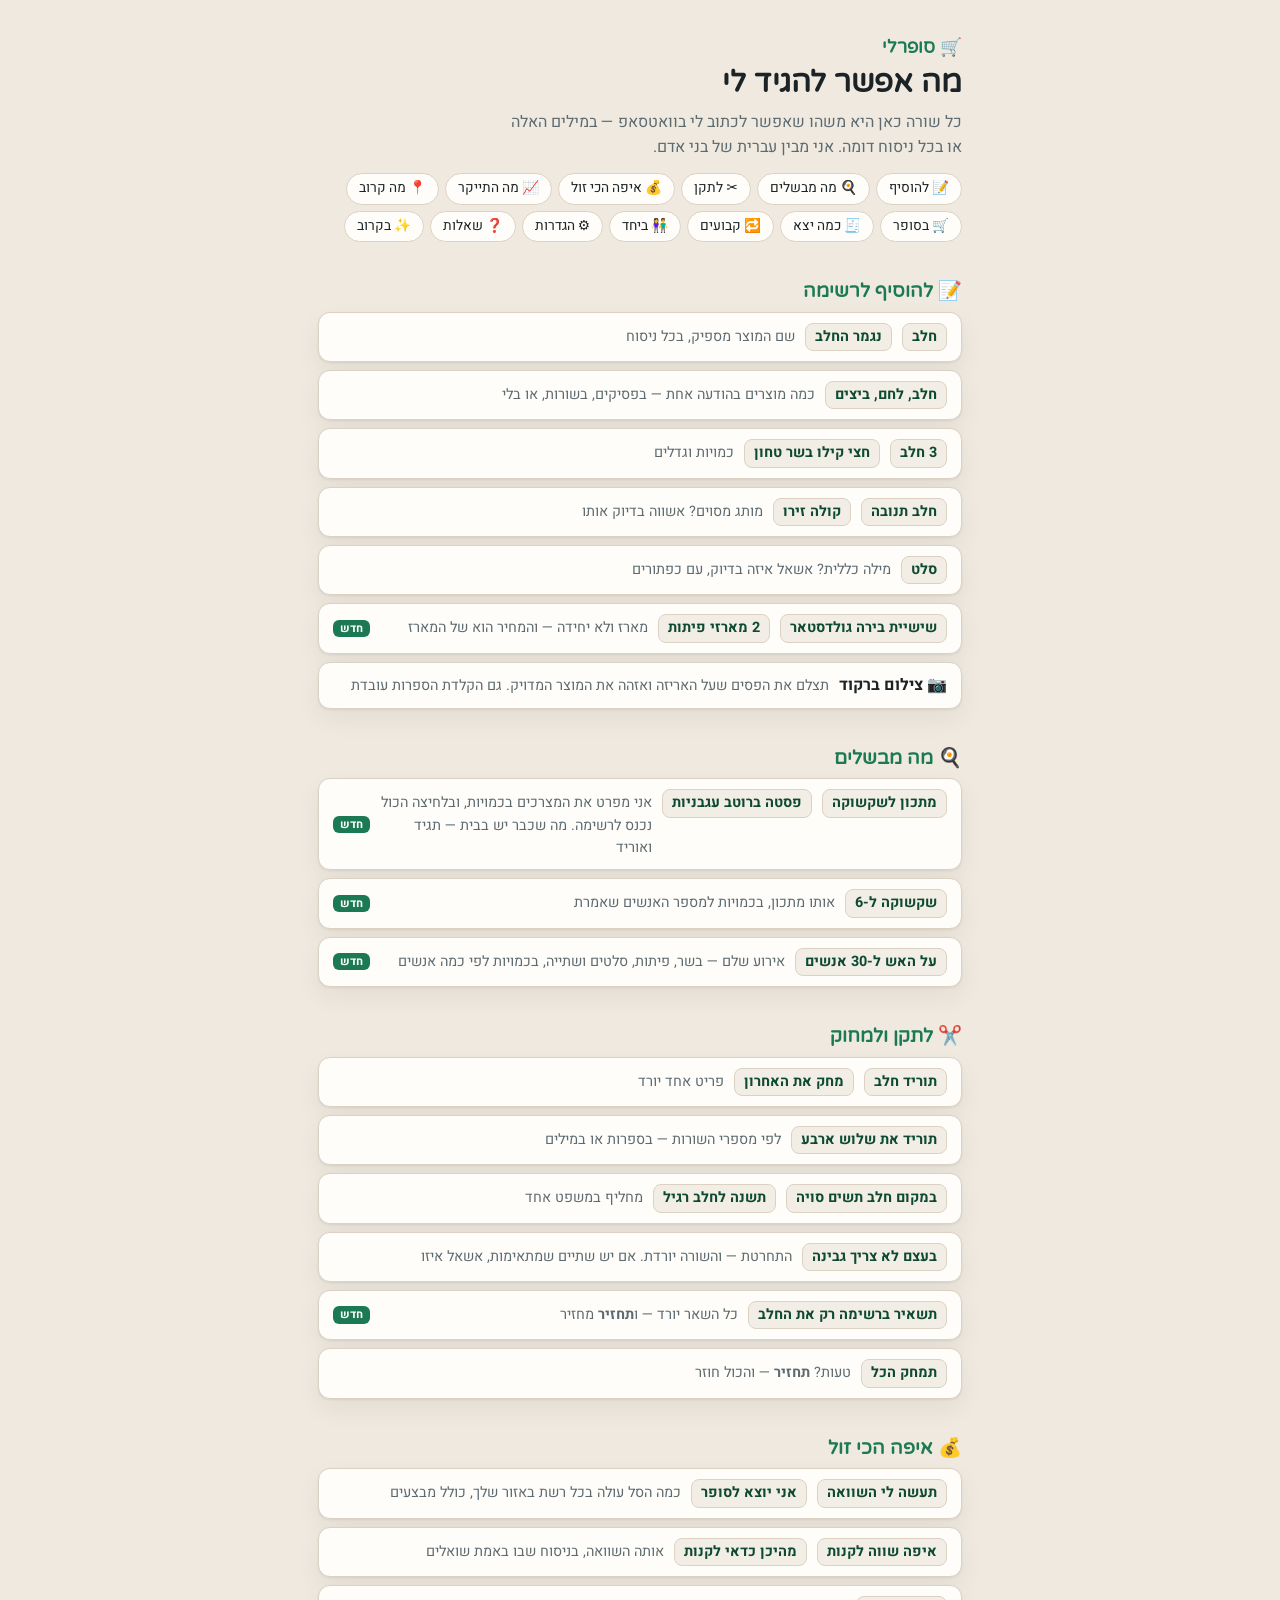
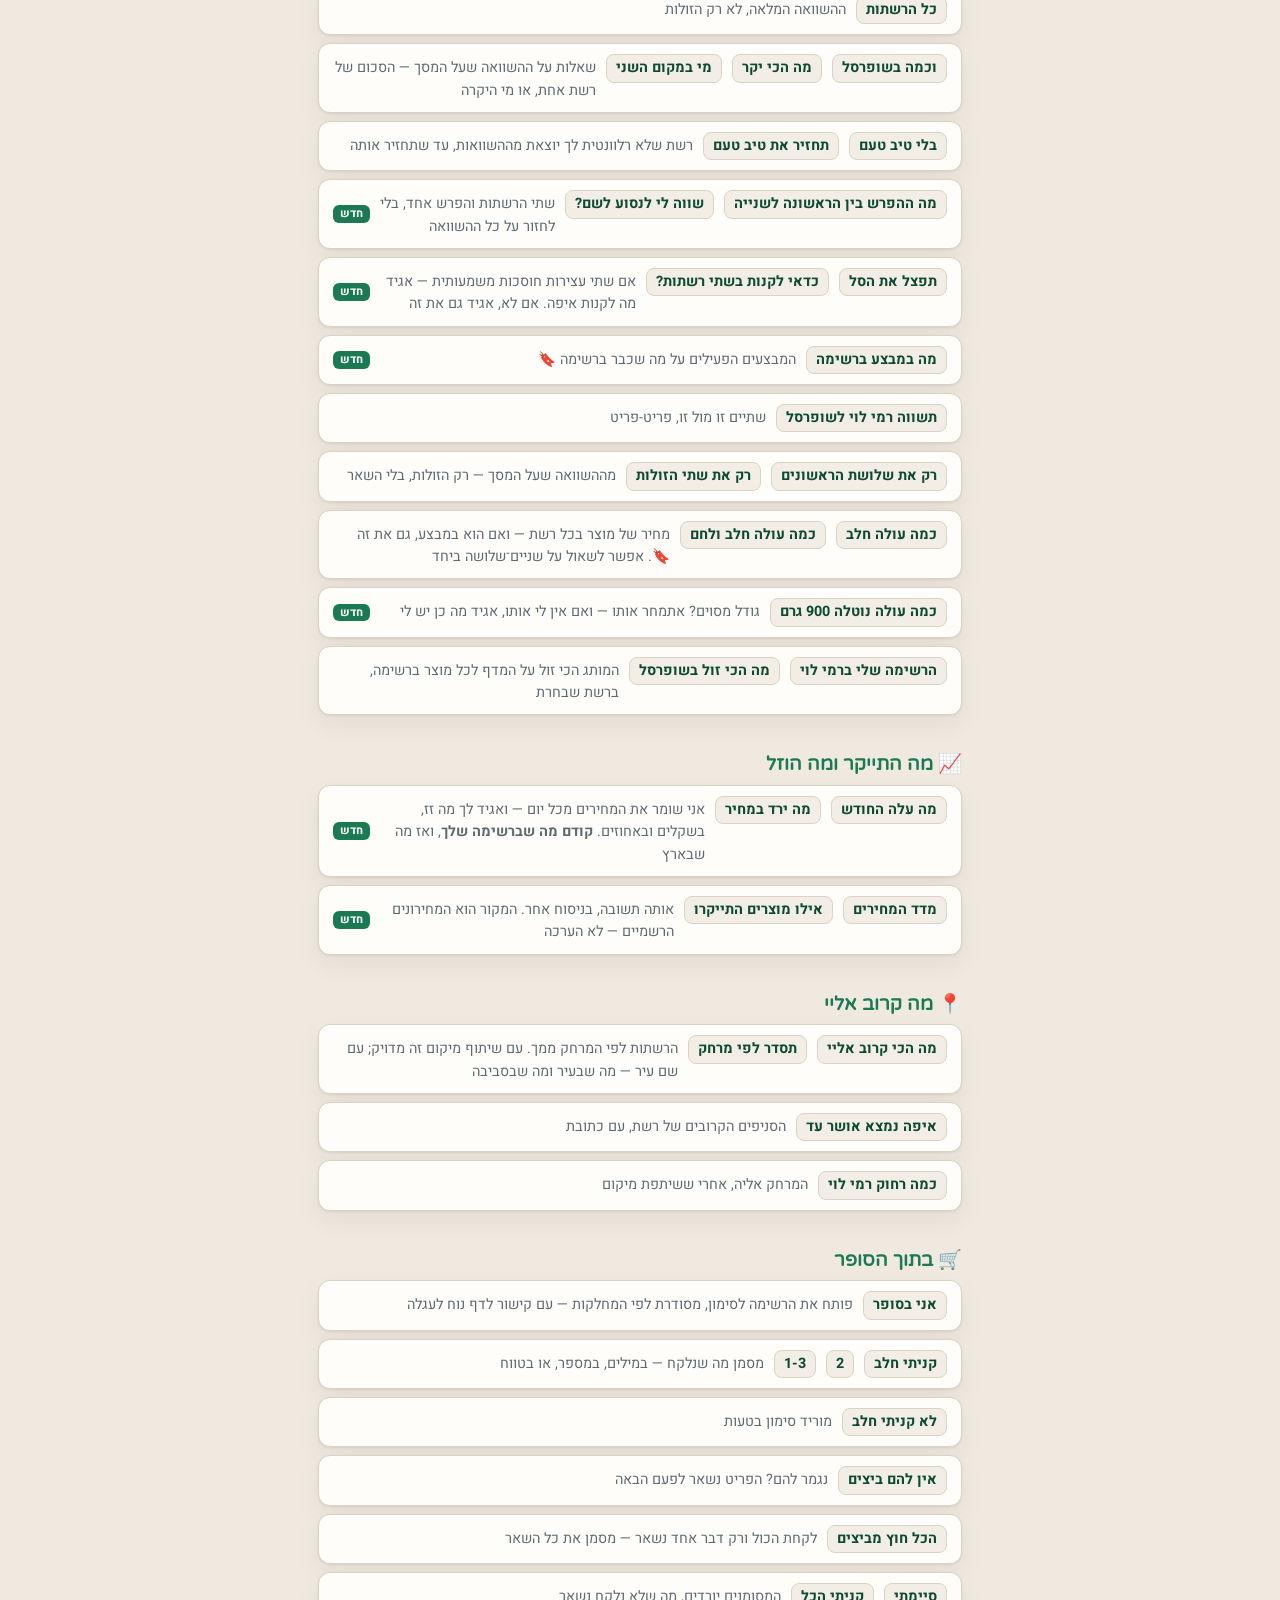
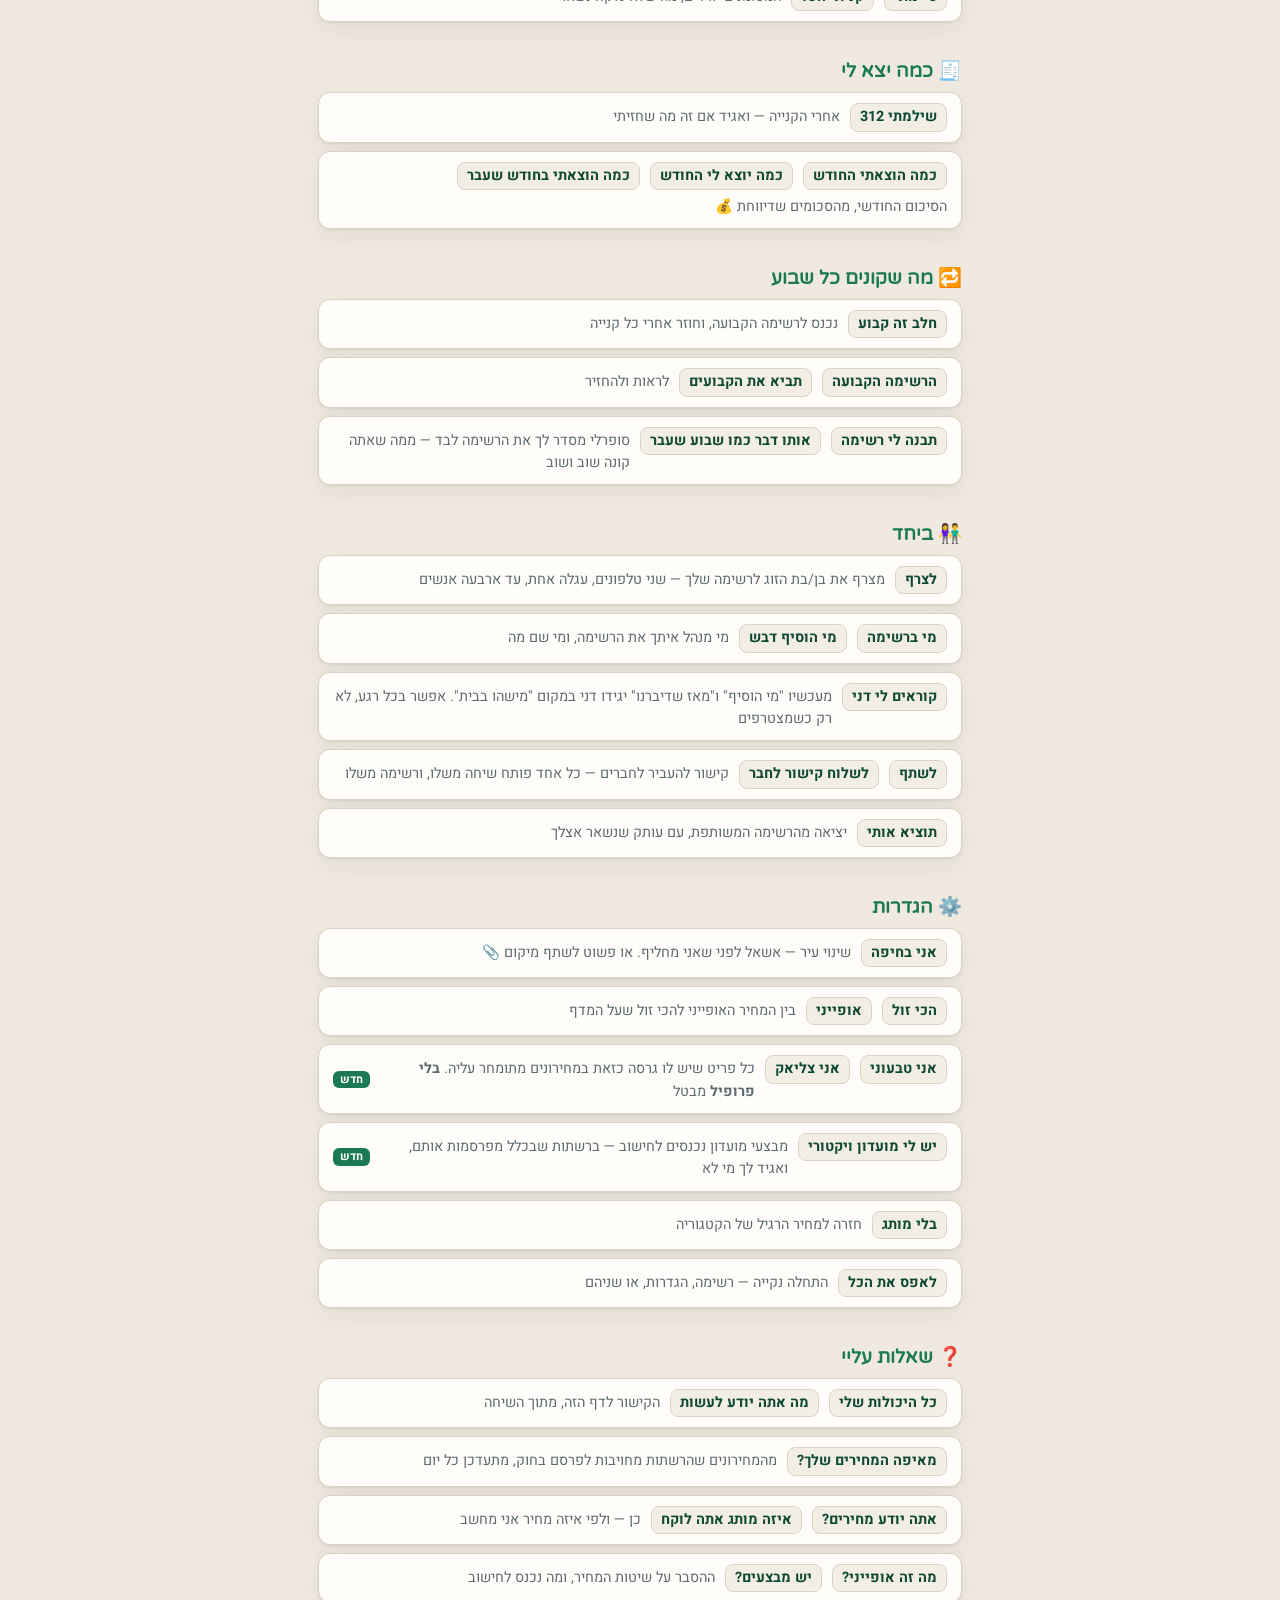
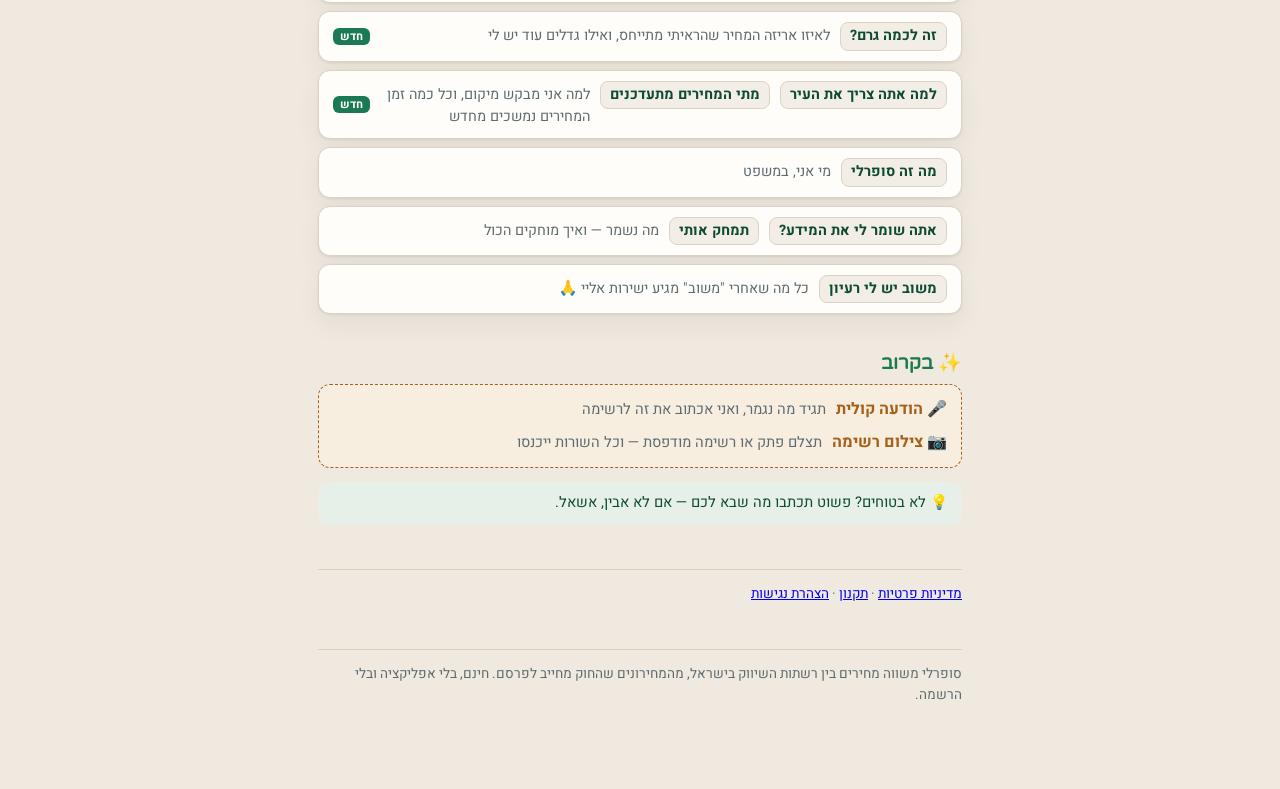
<file: help.html>
<!doctype html>
<html lang="he" dir="rtl">
<head>
<meta charset="utf-8">
<link rel="icon" href="favicon.ico" sizes="any">
<link rel="icon" type="image/png" sizes="48x48" href="assets/icon-48.png">
<link rel="icon" type="image/png" sizes="96x96" href="assets/icon-96.png">
<link rel="apple-touch-icon" href="assets/apple-touch-icon.png">
<meta name="viewport" content="width=device-width, initial-scale=1">
<title>מה סופרלי יודע לעשות</title>
<meta name="description" content="כל מה שאפשר לכתוב לסופרלי בוואטסאפ — הוספה לרשימה, השוואת מחירים בין הרשתות, מה קרוב אליך, סימון בסופר, ורשימה משותפת.">
<link rel="preconnect" href="https://fonts.googleapis.com">
<link rel="preconnect" href="https://fonts.gstatic.com" crossorigin>
<link rel="stylesheet" href="https://fonts.googleapis.com/css2?family=Varela+Round&family=Heebo:wght@400;500;700&display=swap">
<style>
:root{
  --paper:#EFE9DF; --card:#FFFDFA; --ink:#1B2327; --ink-soft:#5D6B71;
  --rule:#DCD2C3; --green:#1B7A54; --green-ink:#0E4A32; --wash:#E6F0E9;
  --amber:#A5601A; --amber-wash:#F7EEDF; --chip:#F3EEE5;
  --shadow:0 1px 2px rgba(27,35,39,.08), 0 10px 26px rgba(27,35,39,.06);
}
@media (prefers-color-scheme: dark){
  :root:not([data-theme="light"]){
    --paper:#11161A; --card:#1A2126; --ink:#E7ECEA; --ink-soft:#95A4AB;
    --rule:#2C383F; --green:#4CC08D; --green-ink:#A9E3C8; --wash:#1D2E27;
    --amber:#E0A45C; --amber-wash:#2A2318; --chip:#232C32;
    --shadow:0 1px 2px rgba(0,0,0,.4), 0 10px 26px rgba(0,0,0,.3);
  }
}
:root[data-theme="dark"]{
  --paper:#11161A; --card:#1A2126; --ink:#E7ECEA; --ink-soft:#95A4AB;
  --rule:#2C383F; --green:#4CC08D; --green-ink:#A9E3C8; --wash:#1D2E27;
  --amber:#E0A45C; --amber-wash:#2A2318; --chip:#232C32;
  --shadow:0 1px 2px rgba(0,0,0,.4), 0 10px 26px rgba(0,0,0,.3);
}
*{box-sizing:border-box}
html{scroll-behavior:smooth}
body{
  margin:0; background:var(--paper); color:var(--ink);
  font-family:"Heebo",system-ui,sans-serif; line-height:1.55; font-size:16px;
}
.skip{position:absolute; inset-inline-start:-999px; top:8px; background:var(--green); color:#fff;
  padding:8px 14px; border-radius:8px; z-index:9; text-decoration:none}
.skip:focus{inset-inline-start:12px}
.wrap{max-width:680px; margin:0 auto; padding:34px 18px 70px}
.mark{font-family:"Varela Round","Heebo",sans-serif; color:var(--green);
  font-size:1.1rem; margin:0 0 4px; font-weight:700}
h1{font-family:"Varela Round","Heebo",sans-serif; font-size:1.9rem;
  margin:0 0 8px; line-height:1.2; text-wrap:balance}
.standfirst{color:var(--ink-soft); margin:0 0 14px; max-width:52ch}
nav.toc{display:flex; flex-wrap:wrap; gap:6px; margin:0 0 6px}
nav.toc a{background:var(--card); border:1px solid var(--rule); border-radius:999px;
  padding:4px 12px; font-size:.86rem; color:var(--ink); text-decoration:none}
nav.toc a:hover,nav.toc a:focus-visible{border-color:var(--green); color:var(--green-ink)}
.tip{background:var(--wash); border-radius:12px; padding:10px 14px;
  font-size:.92rem; margin:14px 0 4px; color:var(--green-ink)}
h2{font-family:"Varela Round","Heebo",sans-serif; font-size:1.2rem;
  margin:34px 0 6px; color:var(--green); scroll-margin-top:12px}
.cards{display:grid; gap:8px}
.row{background:var(--card); border:1px solid var(--rule); border-radius:12px;
  padding:10px 14px; box-shadow:var(--shadow);
  display:flex; flex-wrap:wrap; align-items:baseline; gap:6px 10px}
.row code{
  background:var(--chip); border:1px solid var(--rule); border-radius:8px;
  padding:2px 9px; font-family:"Heebo",sans-serif; font-weight:700;
  font-size:.9rem; color:var(--green-ink); white-space:nowrap}
.row .what{color:var(--ink-soft); font-size:.9rem; flex:1; min-width:140px}
.row.new::after{content:"חדש"; background:var(--green); color:#fff;
  border-radius:6px; padding:0 7px; font-size:.7rem; font-weight:700;
  align-self:center}
.soon{background:var(--amber-wash); border:1px dashed var(--amber); border-radius:12px;
  padding:12px 14px; display:grid; gap:8px}
.soon .item{display:flex; flex-wrap:wrap; gap:4px 10px; align-items:baseline}
.soon .item b{color:var(--amber); white-space:nowrap}
.soon .item span{color:var(--ink-soft); font-size:.92rem}
.foot{margin-top:44px; color:var(--ink-soft); font-size:.85rem;
  border-top:1px solid var(--rule); padding-top:14px}
:focus-visible{outline:2px solid var(--green); outline-offset:2px}
@media (prefers-reduced-motion: reduce){html{scroll-behavior:auto} *{animation:none!important}}
</style>
</head>
<body>
<a class="skip" href="#main">דילוג לתוכן</a>
<div class="wrap">
<p class="mark"><span aria-hidden="true">🛒</span>‏ סופרלי</p>
<h1>מה אפשר להגיד לי</h1>
<p class="standfirst">כל שורה כאן היא משהו שאפשר לכתוב לי בוואטסאפ — במילים האלה או בכל ניסוח דומה. אני מבין עברית של בני אדם.</p>

<nav class="toc" aria-label="קפיצה לנושא">
  <a href="#add">📝 להוסיף</a>
  <a href="#cook">🍳 מה מבשלים</a>
  <a href="#fix">✂️ לתקן</a>
  <a href="#price">💰 איפה הכי זול</a>
  <a href="#trend">📈 מה התייקר</a>
  <a href="#near">📍 מה קרוב</a>
  <a href="#store">🛒 בסופר</a>
  <a href="#paid">🧾 כמה יצא</a>
  <a href="#regular">🔁 קבועים</a>
  <a href="#together">👫 ביחד</a>
  <a href="#settings">⚙️ הגדרות</a>
  <a href="#about">❓ שאלות</a>
  <a href="#soon">✨ בקרוב</a>
</nav>

<main id="main">

<h2 id="add">📝 להוסיף לרשימה</h2>
<div class="cards">
  <div class="row"><code>חלב</code><code>נגמר החלב</code><span class="what">שם המוצר מספיק, בכל ניסוח</span></div>
  <div class="row"><code>חלב, לחם, ביצים</code><span class="what">כמה מוצרים בהודעה אחת — בפסיקים, בשורות, או בלי</span></div>
  <div class="row"><code>3 חלב</code><code>חצי קילו בשר טחון</code><span class="what">כמויות וגדלים</span></div>
  <div class="row"><code>חלב תנובה</code><code>קולה זירו</code><span class="what">מותג מסוים? אשווה בדיוק אותו</span></div>
  <div class="row"><code>סלט</code><span class="what">מילה כללית? אשאל איזה בדיוק, עם כפתורים</span></div>
  <div class="row new"><code>שישיית בירה גולדסטאר</code><code>2 מארזי פיתות</code><span class="what">מארז ולא יחידה — והמחיר הוא של המארז</span></div>
  <div class="row"><b>📷 צילום ברקוד</b><span class="what">תצלם את הפסים שעל האריזה ואזהה את המוצר המדויק. גם הקלדת הספרות עובדת</span></div>
</div>

<h2 id="cook">🍳 מה מבשלים</h2>
<div class="cards">
  <div class="row new"><code>מתכון לשקשוקה</code><code>פסטה ברוטב עגבניות</code><span class="what">אני מפרט את המצרכים בכמויות, ובלחיצה הכול נכנס לרשימה. מה שכבר יש בבית — תגיד ואוריד</span></div>
  <div class="row new"><code>שקשוקה ל-6</code><span class="what">אותו מתכון, בכמויות למספר האנשים שאמרת</span></div>
  <div class="row new"><code>על האש ל-30 אנשים</code><span class="what">אירוע שלם — בשר, פיתות, סלטים ושתייה, בכמויות לפי כמה אנשים</span></div>
</div>

<h2 id="fix">✂️ לתקן ולמחוק</h2>
<div class="cards">
  <div class="row"><code>תוריד חלב</code><code>מחק את האחרון</code><span class="what">פריט אחד יורד</span></div>
  <div class="row"><code>תוריד את שלוש ארבע</code><span class="what">לפי מספרי השורות — בספרות או במילים</span></div>
  <div class="row"><code>במקום חלב תשים סויה</code><code>תשנה לחלב רגיל</code><span class="what">מחליף במשפט אחד</span></div>
  <div class="row"><code>בעצם לא צריך גבינה</code><span class="what">התחרטת — והשורה יורדת. אם יש שתיים שמתאימות, אשאל איזו</span></div>
  <div class="row new"><code>תשאיר ברשימה רק את החלב</code><span class="what">כל השאר יורד — ו<b>תחזיר</b> מחזיר</span></div>
  <div class="row"><code>תמחק הכל</code><span class="what">טעות? <b>תחזיר</b> — והכול חוזר</span></div>
</div>

<h2 id="price">💰 איפה הכי זול</h2>
<div class="cards">
  <div class="row"><code>תעשה לי השוואה</code><code>אני יוצא לסופר</code><span class="what">כמה הסל עולה בכל רשת באזור שלך, כולל מבצעים</span></div>
  <div class="row"><code>איפה שווה לקנות</code><code>מהיכן כדאי לקנות</code><span class="what">אותה השוואה, בניסוח שבו באמת שואלים</span></div>
  <div class="row"><code>כל הרשתות</code><span class="what">ההשוואה המלאה, לא רק הזולות</span></div>
  <div class="row"><code>וכמה בשופרסל</code><code>מה הכי יקר</code><code>מי במקום השני</code><span class="what">שאלות על ההשוואה שעל המסך — הסכום של רשת אחת, או מי היקרה</span></div>
  <div class="row"><code>בלי טיב טעם</code><code>תחזיר את טיב טעם</code><span class="what">רשת שלא רלוונטית לך יוצאת מההשוואות, עד שתחזיר אותה</span></div>
  <div class="row new"><code>מה ההפרש בין הראשונה לשנייה</code><code>שווה לי לנסוע לשם?</code><span class="what">שתי הרשתות והפרש אחד, בלי לחזור על כל ההשוואה</span></div>
  <div class="row new"><code>תפצל את הסל</code><code>כדאי לקנות בשתי רשתות?</code><span class="what">אם שתי עצירות חוסכות משמעותית — אגיד מה לקנות איפה. אם לא, אגיד גם את זה</span></div>
  <div class="row new"><code>מה במבצע ברשימה</code><span class="what">המבצעים הפעילים על מה שכבר ברשימה 🔖</span></div>
  <div class="row"><code>תשווה רמי לוי לשופרסל</code><span class="what">שתיים זו מול זו, פריט-פריט</span></div>
  <div class="row"><code>רק את שלושת הראשונים</code><code>רק את שתי הזולות</code><span class="what">מההשוואה שעל המסך — רק הזולות, בלי השאר</span></div>
  <div class="row"><code>כמה עולה חלב</code><code>כמה עולה חלב ולחם</code><span class="what">מחיר של מוצר בכל רשת — ואם הוא במבצע, גם את זה 🔖. אפשר לשאול על שניים־שלושה ביחד</span></div>
  <div class="row new"><code>כמה עולה נוטלה 900 גרם</code><span class="what">גודל מסוים? אתמחר אותו — ואם אין לי אותו, אגיד מה כן יש לי</span></div>
  <div class="row"><code>הרשימה שלי ברמי לוי</code><code>מה הכי זול בשופרסל</code><span class="what">המותג הכי זול על המדף לכל מוצר ברשימה, ברשת שבחרת</span></div>
</div>

<h2 id="trend">📈 מה התייקר ומה הוזל</h2>
<div class="cards">
  <div class="row new"><code>מה עלה החודש</code><code>מה ירד במחיר</code><span class="what">אני שומר את המחירים מכל יום — ואגיד לך מה זז, בשקלים ובאחוזים. <b>קודם מה שברשימה שלך</b>, ואז מה שבארץ</span></div>
  <div class="row new"><code>מדד המחירים</code><code>אילו מוצרים התייקרו</code><span class="what">אותה תשובה, בניסוח אחר. המקור הוא המחירונים הרשמיים — לא הערכה</span></div>
</div>
<h2 id="near">📍 מה קרוב אליי</h2>
<div class="cards">
  <div class="row"><code>מה הכי קרוב אליי</code><code>תסדר לפי מרחק</code><span class="what">הרשתות לפי המרחק ממך. עם שיתוף מיקום זה מדויק; עם שם עיר — מה שבעיר ומה שבסביבה</span></div>
  <div class="row"><code>איפה נמצא אושר עד</code><span class="what">הסניפים הקרובים של רשת, עם כתובת</span></div>
  <div class="row"><code>כמה רחוק רמי לוי</code><span class="what">המרחק אליה, אחרי ששיתפת מיקום</span></div>
</div>

<h2 id="store">🛒 בתוך הסופר</h2>
<div class="cards">
  <div class="row"><code>אני בסופר</code><span class="what">פותח את הרשימה לסימון, מסודרת לפי המחלקות — עם קישור לדף נוח לעגלה</span></div>
  <div class="row"><code>קניתי חלב</code><code>2</code><code>1-3</code><span class="what">מסמן מה שנלקח — במילים, במספר, או בטווח</span></div>
  <div class="row"><code>לא קניתי חלב</code><span class="what">מוריד סימון בטעות</span></div>
  <div class="row"><code>אין להם ביצים</code><span class="what">נגמר להם? הפריט נשאר לפעם הבאה</span></div>
  <div class="row"><code>הכל חוץ מביצים</code><span class="what">לקחת הכול ורק דבר אחד נשאר — מסמן את כל השאר</span></div>
  <div class="row"><code>סיימתי</code><code>קניתי הכל</code><span class="what">המסומנים יורדים, מה שלא נלקח נשאר</span></div>
</div>

<h2 id="paid">🧾 כמה יצא לי</h2>
<div class="cards">
  <div class="row"><code>שילמתי 312</code><span class="what">אחרי הקנייה — ואגיד אם זה מה שחזיתי</span></div>
  <div class="row"><code>כמה הוצאתי החודש</code><code>כמה יוצא לי החודש</code><code>כמה הוצאתי בחודש שעבר</code><span class="what">הסיכום החודשי, מהסכומים שדיווחת 💰</span></div>
</div>

<h2 id="regular">🔁 מה שקונים כל שבוע</h2>
<div class="cards">
  <div class="row"><code>חלב זה קבוע</code><span class="what">נכנס לרשימה הקבועה, וחוזר אחרי כל קנייה</span></div>
  <div class="row"><code>הרשימה הקבועה</code><code>תביא את הקבועים</code><span class="what">לראות ולהחזיר</span></div>
  <div class="row"><code>תבנה לי רשימה</code><code>אותו דבר כמו שבוע שעבר</code><span class="what">סופרלי מסדר לך את הרשימה לבד — ממה שאתה קונה שוב ושוב</span></div>
</div>

<h2 id="together">👫 ביחד</h2>
<div class="cards">
  <div class="row"><code>לצרף</code><span class="what">מצרף את בן/בת הזוג לרשימה שלך — שני טלפונים, עגלה אחת, עד ארבעה אנשים</span></div>
  <div class="row"><code>מי ברשימה</code><code>מי הוסיף דבש</code><span class="what">מי מנהל איתך את הרשימה, ומי שם מה</span></div>
  <div class="row"><code>קוראים לי דני</code><span class="what">מעכשיו "מי הוסיף" ו"מאז שדיברנו" יגידו דני במקום "מישהו בבית". אפשר בכל רגע, לא רק כשמצטרפים</span></div>
  <div class="row"><code>לשתף</code><code>לשלוח קישור לחבר</code><span class="what">קישור להעביר לחברים — כל אחד פותח שיחה משלו, ורשימה משלו</span></div>
  <div class="row"><code>תוציא אותי</code><span class="what">יציאה מהרשימה המשותפת, עם עותק שנשאר אצלך</span></div>
</div>

<h2 id="settings">⚙️ הגדרות</h2>
<div class="cards">
  <div class="row"><code>אני בחיפה</code><span class="what">שינוי עיר — אשאל לפני שאני מחליף. או פשוט לשתף מיקום 📎</span></div>
  <div class="row"><code>הכי זול</code><code>אופייני</code><span class="what">בין המחיר האופייני להכי זול שעל המדף</span></div>
  <div class="row new"><code>אני טבעוני</code><code>אני צליאק</code><span class="what">כל פריט שיש לו גרסה כזאת במחירונים מתומחר עליה. <b>בלי פרופיל</b> מבטל</span></div>
  <div class="row new"><code>יש לי מועדון ויקטורי</code><span class="what">מבצעי מועדון נכנסים לחישוב — ברשתות שבכלל מפרסמות אותם, ואגיד לך מי לא</span></div>
  <div class="row"><code>בלי מותג</code><span class="what">חזרה למחיר הרגיל של הקטגוריה</span></div>
  <div class="row"><code>לאפס את הכל</code><span class="what">התחלה נקייה — רשימה, הגדרות, או שניהם</span></div>
</div>

<h2 id="about">❓ שאלות עליי</h2>
<div class="cards">
  <div class="row"><code>כל היכולות שלי</code><code>מה אתה יודע לעשות</code><span class="what">הקישור לדף הזה, מתוך השיחה</span></div>
  <div class="row"><code>מאיפה המחירים שלך?</code><span class="what">מהמחירונים שהרשתות מחויבות לפרסם בחוק, מתעדכן כל יום</span></div>
  <div class="row"><code>אתה יודע מחירים?</code><code>איזה מותג אתה לוקח</code><span class="what">כן — ולפי איזה מחיר אני מחשב</span></div>
  <div class="row"><code>מה זה אופייני?</code><code>יש מבצעים?</code><span class="what">ההסבר על שיטות המחיר, ומה נכנס לחישוב</span></div>
  <div class="row new"><code>זה לכמה גרם?</code><span class="what">לאיזו אריזה המחיר שהראיתי מתייחס, ואילו גדלים עוד יש לי</span></div>
  <div class="row new"><code>למה אתה צריך את העיר</code><code>מתי המחירים מתעדכנים</code><span class="what">למה אני מבקש מיקום, וכל כמה זמן המחירים נמשכים מחדש</span></div>
  <div class="row"><code>מה זה סופרלי</code><span class="what">מי אני, במשפט</span></div>
  <div class="row"><code>אתה שומר לי את המידע?</code><code>תמחק אותי</code><span class="what">מה נשמר — ואיך מוחקים הכול</span></div>
  <div class="row"><code>משוב יש לי רעיון</code><span class="what">כל מה שאחרי "משוב" מגיע ישירות אליי 🙏</span></div>
</div>

<h2 id="soon">✨ בקרוב</h2>
<div class="soon" role="list" aria-label="יכולות בבנייה">
  <div class="item" role="listitem"><b>🎤 הודעה קולית</b><span>תגיד מה נגמר, ואני אכתוב את זה לרשימה</span></div>
  <div class="item" role="listitem"><b>📷 צילום רשימה</b><span>תצלם פתק או רשימה מודפסת — וכל השורות ייכנסו</span></div>
</div>

<p class="tip">💡 לא בטוחים? פשוט תכתבו מה שבא לכם — אם לא אבין, אשאל.</p>

</main>

<p class="foot" style="margin-bottom:6px"><a href="privacy.html">מדיניות פרטיות</a> · <a href="terms.html">תקנון</a> · <a href="accessibility.html">הצהרת נגישות</a></p>
<p class="foot">סופרלי משווה מחירים בין רשתות השיווק בישראל, מהמחירונים שהחוק מחייב לפרסם. חינם, בלי אפליקציה ובלי הרשמה.</p>
</div>
</body>
</html>
</file>
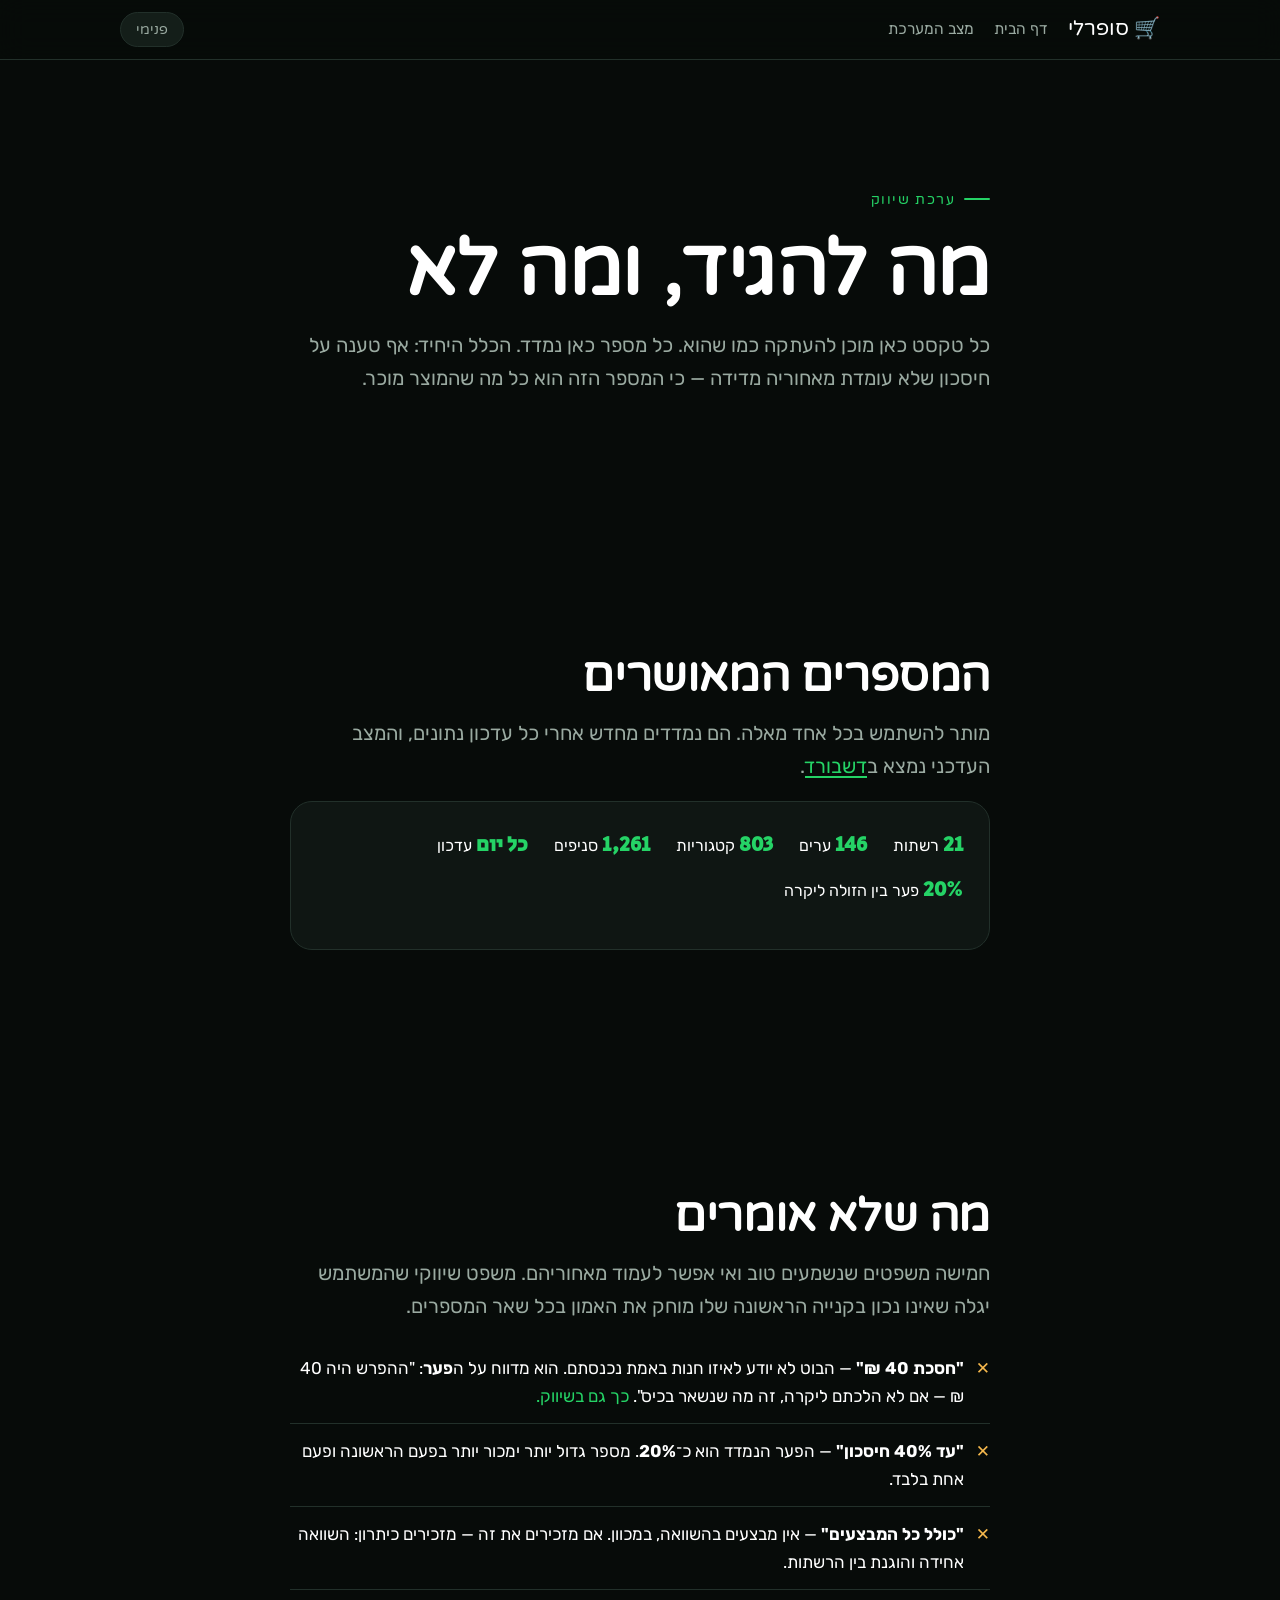
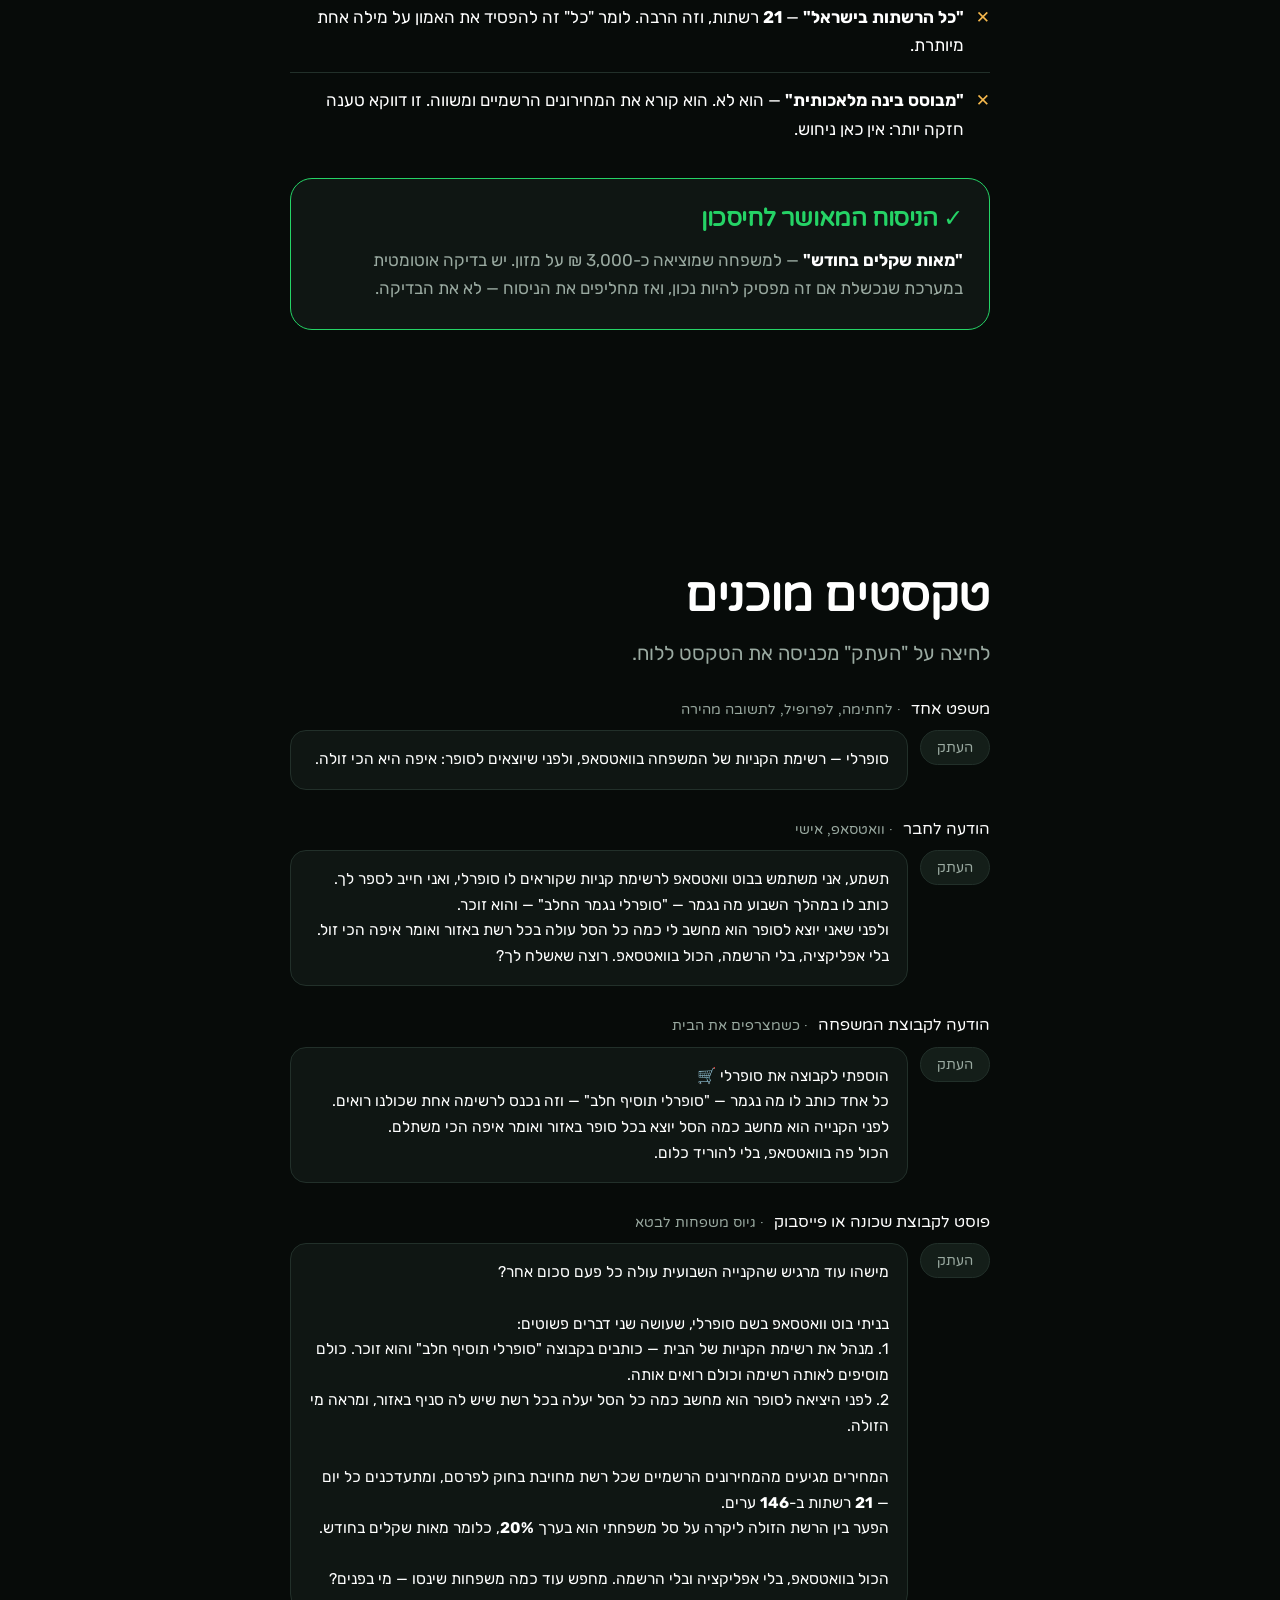
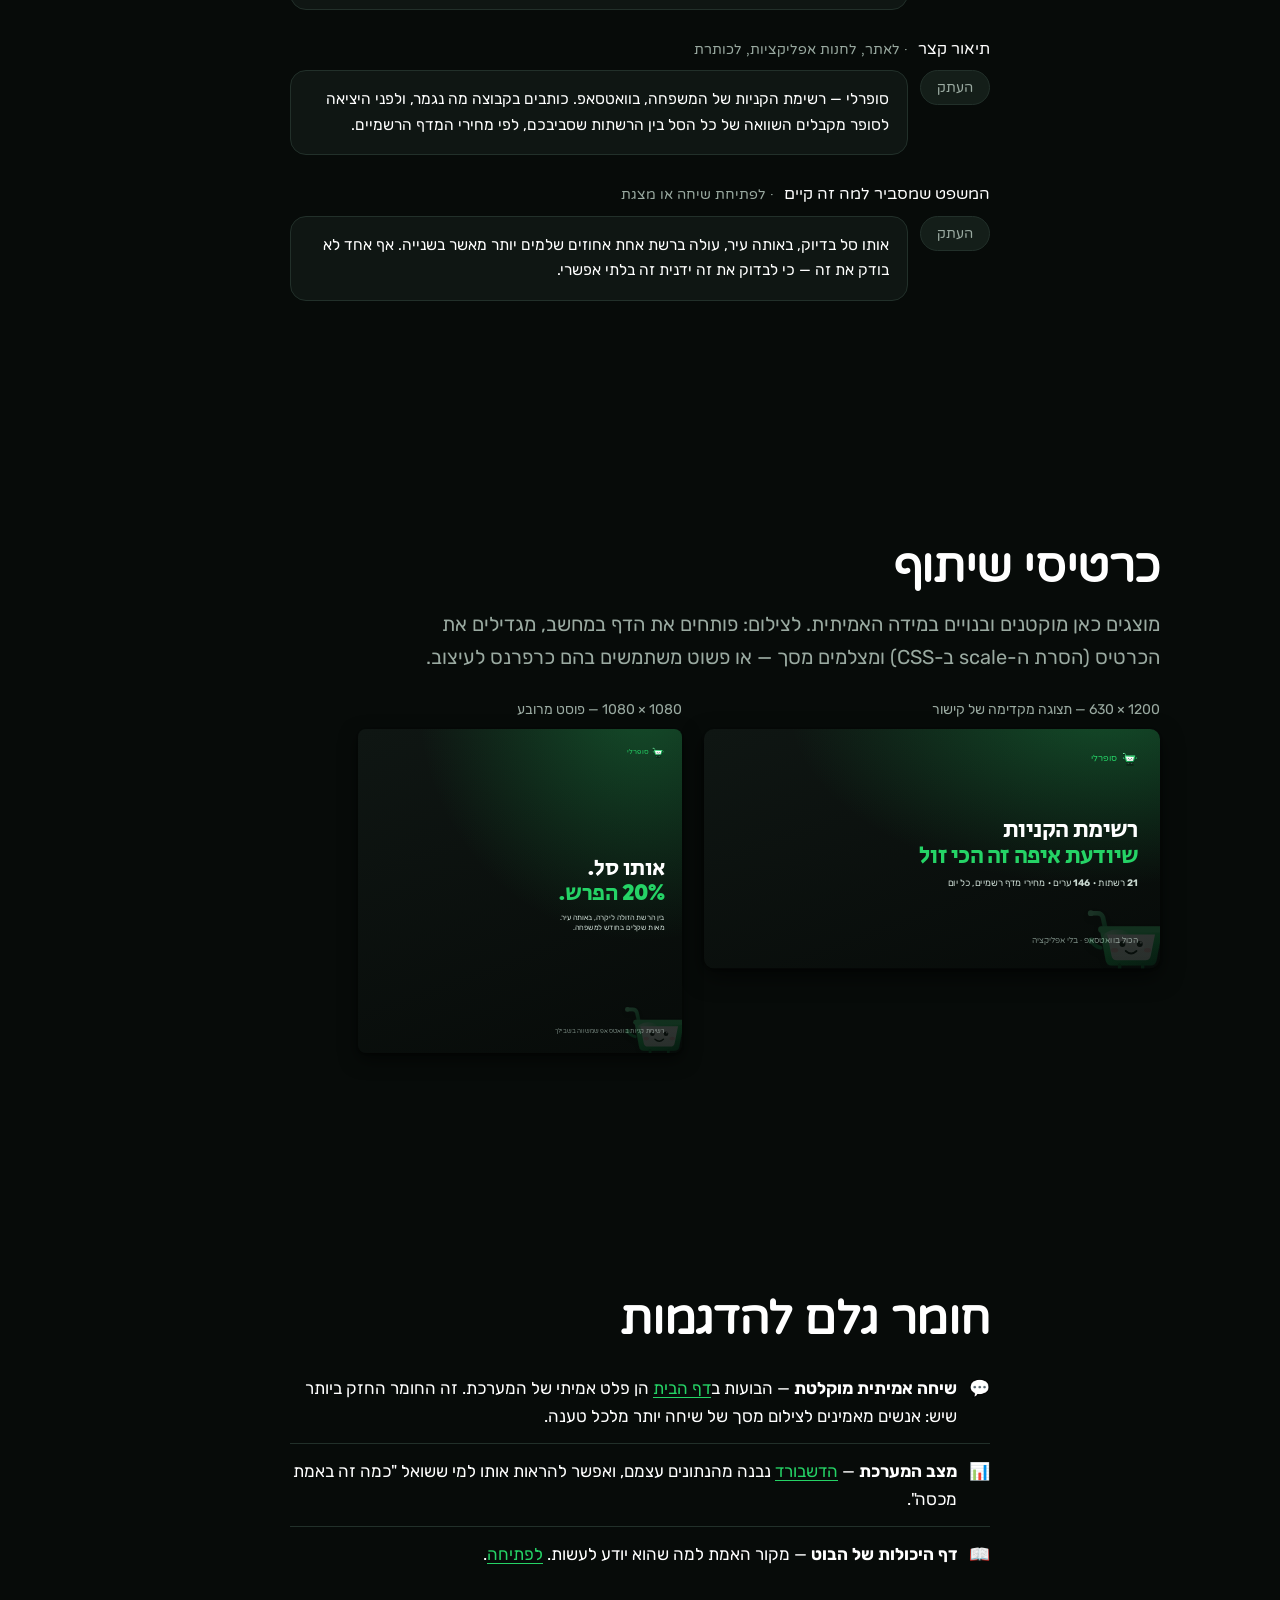
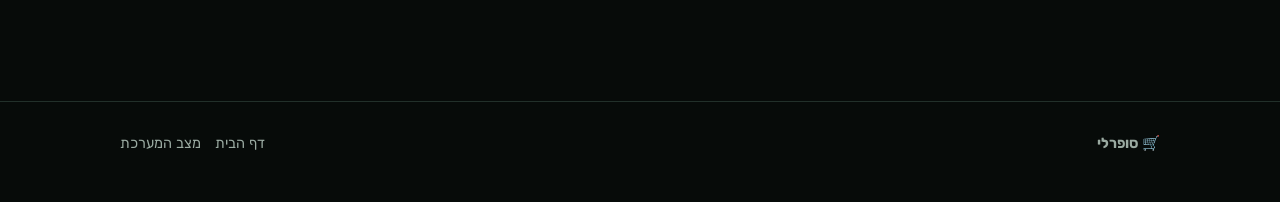
<file: marketing.html>
<!doctype html>
<html lang="he" dir="rtl">
<head>
<meta charset="utf-8">
  <!-- אייקון האתר — זה שגוגל מציג ליד כל תוצאת חיפוש. -->
  <link rel="icon" href="favicon.ico" sizes="any">
  <link rel="icon" type="image/png" sizes="48x48" href="assets/icon-48.png">
  <link rel="icon" type="image/png" sizes="96x96" href="assets/icon-96.png">
  <link rel="icon" type="image/png" sizes="192x192" href="assets/icon-192.png">
  <link rel="apple-touch-icon" href="assets/apple-touch-icon.png">
<meta name="viewport" content="width=device-width, initial-scale=1">
<title>סופרלי — ערכת שיווק</title>
<meta name="description" content="הטקסטים המוכנים להעתקה, המספרים המאושרים, וכרטיסי השיתוף של סופרלי.">

<!-- 🔴 **ערכת עבודה פנימית, ולא דף שיווק.** יש כאן ניסוחים בעריכה
     ומספרים לפני אישור, ומי שיחפש בגוגל "סופרלי" צריך לנחות בדף
     הנחיתה ולא כאן. הדף נשאר נגיש למי שיש לו הקישור — noindex אומר
     "אל תציג בתוצאות", לא "אל תגיש". -->
<meta name="robots" content="noindex,follow">

<meta name="theme-color" content="#25D366">
<link rel="preconnect" href="https://fonts.googleapis.com">
<link rel="preconnect" href="https://fonts.gstatic.com" crossorigin>
<link rel="stylesheet" href="https://fonts.googleapis.com/css2?family=Secular+One&family=Varela+Round&family=Rubik:wght@400;500;700&display=swap">
<link rel="stylesheet" href="assets/style.css">
<style>
  .snip-title {
    font-family: "Varela Round", sans-serif; font-size: 16px;
    margin: 26px 0 8px; display: flex; gap: 10px; align-items: baseline;
  }
  .snip-title small { color: var(--soft); font-weight: 400; font-size: 14px; }

  .rules li b { color: var(--ink); }
  .no  { color: var(--warn); }
  .yes { color: var(--green); }

  /* כרטיסי שיתוף — נועדו לצילום מסך, לכן במידות אמיתיות */
  .cards { display: flex; gap: 22px; flex-wrap: wrap; }
  .shot-wrap { }
  .shot-lab { color: var(--soft); font-size: 14px; margin: 0 0 8px; }
  /* הפלטה של סופרלי: שחור, ירוק וואטסאפ, לבן. הגרסה הקודמת הייתה ירוק
     כהה מלא — צבע שאינו מופיע בשום מקום אחר במוצר. */
  .shot {
    background:
      radial-gradient(120% 130% at 88% -10%, rgba(37,211,102,.30) 0%, transparent 58%),
      linear-gradient(160deg, #0F1613 0%, #070B09 100%);
    color: #fff; border-radius: 26px; overflow: hidden; position: relative;
    display: flex; flex-direction: column; justify-content: space-between;
    padding: 56px 58px; box-shadow: var(--shadow);
    transform-origin: top right;
  }
  .shot .top {
    font-family: "Varela Round", sans-serif; font-size: 24px; color: var(--green);
    display: flex; align-items: center; gap: 12px;
  }
  .shot .top img { width: 42px; height: 42px; }
  .shot .mid {
    font-family: "Secular One", sans-serif;
    font-size: 62px; line-height: 1.1; letter-spacing: -1px; margin: 18px 0;
  }
  .shot .mid em { font-style: normal; color: var(--green); }
  .shot .bot { font-size: 25px; color: #C9D8D0; line-height: 1.45; }
  .shot .foot { font-family: "Varela Round", sans-serif; font-size: 21px; color: #7C8D85; }
  /* הדמות מציצה מהפינה — היא מה שמזהים לפני שקוראים מילה. */
  .shot .peek {
    position: absolute; inset-inline-start: -54px; bottom: -58px;
    width: 260px; opacity: .16; pointer-events: none;
  }
  .shot.og  { width: 1200px; height: 630px; transform: scale(.38); }
  .shot.sq  { width: 1080px; height: 1080px; transform: scale(.30); }
  .shot.sq .mid { font-size: 76px; }
  .frame-og { width: 456px; height: 240px; }
  .frame-sq { width: 324px; height: 324px; }
  @media (max-width: 560px) {
    .shot.og { transform: scale(.26); } .frame-og { width: 312px; height: 164px; }
    .shot.sq { transform: scale(.21); } .frame-sq { width: 227px; height: 227px; }
  }
  .num-strip { display: flex; gap: 10px 26px; flex-wrap: wrap; font-size: 16px; }
  .num-strip b { font-family: "Secular One", sans-serif; font-size: 21px; color: var(--green); }
</style>
</head>
<body>

<nav class="nav">
  <div class="nav-in">
    <a class="brand" href="index.html">🛒 סופרלי</a>
    <a class="link" href="index.html">דף הבית</a>
    <a class="link" href="dashboard.html">מצב המערכת</a>
    <span class="spacer"></span>
    <span class="pill">פנימי</span>
  </div>
</nav>

<section>
  <div class="wrap narrow">
    <p class="eyebrow">ערכת שיווק</p>
    <h1>מה להגיד, ומה לא</h1>
    <p class="lede">
      כל טקסט כאן מוכן להעתקה כמו שהוא. כל מספר כאן נמדד. הכלל היחיד:
      אף טענה על חיסכון שלא עומדת מאחוריה מדידה — כי המספר הזה הוא כל
      מה שהמוצר מוכר.
    </p>
  </div>
</section>

<!-- ======================================================== המספרים -->
<section class="sec-line">
  <div class="wrap narrow">
    <h2>המספרים המאושרים</h2>
    <p class="lede">מותר להשתמש בכל אחד מאלה. הם נמדדים מחדש אחרי כל עדכון
      נתונים, והמצב העדכני נמצא ב<a href="dashboard.html">דשבורד</a>.</p>
    <div class="card" style="margin-top:18px">
      <p class="num-strip">
        <span><b data-count="21" data-stat="chains">21</b> רשתות</span>
        <span><b data-count="146" data-stat="cities">146</b> ערים</span>
        <span><b data-count="803" data-stat="categories">803</b> קטגוריות</span>
        <span><b data-count="1261" data-stat="stores">1,261</b> סניפים</span>
        <span><b>כל יום</b> עדכון</span>
        <span><b data-stat="gap">20%</b> פער בין הזולה ליקרה</span>
      </p>
    </div>
  </div>
</section>

<!-- ======================================================== כללי הברזל -->
<section class="sec-line">
  <div class="wrap narrow">
    <h2>מה שלא אומרים</h2>
    <p class="lede">חמישה משפטים שנשמעים טוב ואי אפשר לעמוד מאחוריהם.
      משפט שיווקי שהמשתמש יגלה שאינו נכון בקנייה הראשונה שלו מוחק את
      האמון בכל שאר המספרים.</p>
    <ul class="list-clean rules" style="margin-top:18px">
      <li><span class="mark no">✕</span><span>
        <b>"חסכת 40 ₪"</b> — הבוט לא יודע לאיזו חנות באמת נכנסתם. הוא מדווח
        על ה<b>פער</b>: "ההפרש היה 40 ₪ — אם לא הלכתם ליקרה, זה מה שנשאר
        בכיס". <span class="yes">כך גם בשיווק.</span>
      </span></li>
      <li><span class="mark no">✕</span><span>
        <b>"עד 40% חיסכון"</b> — הפער הנמדד הוא כ־<b data-stat="gap">20%</b>. מספר גדול יותר
        ימכור יותר בפעם הראשונה ופעם אחת בלבד.
      </span></li>
      <li><span class="mark no">✕</span><span>
        <b>"כולל כל המבצעים"</b> — אין מבצעים בהשוואה, במכוון. אם מזכירים
        את זה — מזכירים כיתרון: השוואה אחידה והוגנת בין הרשתות.
      </span></li>
      <li><span class="mark no">✕</span><span>
        <b>"כל הרשתות בישראל"</b> — <b data-count="21" data-stat="chains">21</b> רשתות, וזה הרבה. לומר "כל" זה
        להפסיד את האמון על מילה אחת מיותרת.
      </span></li>
      <li><span class="mark no">✕</span><span>
        <b>"מבוסס בינה מלאכותית"</b> — הוא לא. הוא קורא את המחירונים
        הרשמיים ומשווה. זו דווקא טענה חזקה יותר: אין כאן ניחוש.
      </span></li>
    </ul>
    <div class="card" style="margin-top:22px; border-color:var(--green)">
      <h3 class="yes">✓ הניסוח המאושר לחיסכון</h3>
      <p style="margin:0; color:var(--soft)">
        <b style="color:var(--ink)">"מאות שקלים בחודש"</b> — למשפחה שמוציאה
        כ-3,000 ₪ על מזון. יש בדיקה אוטומטית במערכת שנכשלת אם זה מפסיק
        להיות נכון, ואז מחליפים את הניסוח — לא את הבדיקה.
      </p>
    </div>
  </div>
</section>

<!-- ======================================================== טקסטים -->
<section class="sec-line">
  <div class="wrap narrow">
    <h2>טקסטים מוכנים</h2>
    <p class="lede">לחיצה על "העתק" מכניסה את הטקסט ללוח.</p>

    <p class="snip-title">משפט אחד <small>· לחתימה, לפרופיל, לתשובה מהירה</small></p>
    <div class="copy-row">
      <button class="copy-btn" data-copy>העתק</button>
      <div class="snippet">סופרלי — רשימת הקניות של המשפחה בוואטסאפ, ולפני שיוצאים לסופר: איפה היא הכי זולה.</div>
    </div>

    <p class="snip-title">הודעה לחבר <small>· וואטסאפ, אישי</small></p>
    <div class="copy-row">
      <button class="copy-btn" data-copy>העתק</button>
      <div class="snippet">תשמע, אני משתמש בבוט וואטסאפ לרשימת קניות שקוראים לו סופרלי, ואני חייב לספר לך.
כותב לו במהלך השבוע מה נגמר — "סופרלי נגמר החלב" — והוא זוכר.
ולפני שאני יוצא לסופר הוא מחשב לי כמה כל הסל עולה בכל רשת באזור ואומר איפה הכי זול.
בלי אפליקציה, בלי הרשמה, הכול בוואטסאפ. רוצה שאשלח לך?</div>
    </div>

    <p class="snip-title">הודעה לקבוצת המשפחה <small>· כשמצרפים את הבית</small></p>
    <div class="copy-row">
      <button class="copy-btn" data-copy>העתק</button>
      <div class="snippet">הוספתי לקבוצה את סופרלי 🛒
כל אחד כותב לו מה נגמר — "סופרלי תוסיף חלב" — וזה נכנס לרשימה אחת שכולנו רואים.
לפני הקנייה הוא מחשב כמה הסל יוצא בכל סופר באזור ואומר איפה הכי משתלם.
הכול פה בוואטסאפ, בלי להוריד כלום.</div>
    </div>

    <p class="snip-title">פוסט לקבוצת שכונה או פייסבוק <small>· גיוס משפחות לבטא</small></p>
    <div class="copy-row">
      <button class="copy-btn" data-copy>העתק</button>
      <div class="snippet">מישהו עוד מרגיש שהקנייה השבועית עולה כל פעם סכום אחר?

בניתי בוט וואטסאפ בשם סופרלי, שעושה שני דברים פשוטים:
1. מנהל את רשימת הקניות של הבית — כותבים בקבוצה "סופרלי תוסיף חלב" והוא זוכר. כולם מוסיפים לאותה רשימה וכולם רואים אותה.
2. לפני היציאה לסופר הוא מחשב כמה כל הסל יעלה בכל רשת שיש לה סניף באזור, ומראה מי הזולה.

המחירים מגיעים מהמחירונים הרשמיים שכל רשת מחויבת בחוק לפרסם, ומתעדכנים כל יום — <b data-count="21" data-stat="chains">21</b> רשתות ב-<b data-count="146" data-stat="cities">146</b> ערים.
הפער בין הרשת הזולה ליקרה על סל משפחתי הוא בערך <b data-stat="gap">20%</b>, כלומר מאות שקלים בחודש.

הכול בוואטסאפ, בלי אפליקציה ובלי הרשמה. מחפש עוד כמה משפחות שינסו — מי בפנים?</div>
    </div>

    <p class="snip-title">תיאור קצר <small>· לאתר, לחנות אפליקציות, לכותרת</small></p>
    <div class="copy-row">
      <button class="copy-btn" data-copy>העתק</button>
      <div class="snippet">סופרלי — רשימת הקניות של המשפחה, בוואטסאפ. כותבים בקבוצה מה נגמר, ולפני היציאה לסופר מקבלים השוואה של כל הסל בין הרשתות שסביבכם, לפי מחירי המדף הרשמיים.</div>
    </div>

    <p class="snip-title">המשפט שמסביר למה זה קיים <small>· לפתיחת שיחה או מצגת</small></p>
    <div class="copy-row">
      <button class="copy-btn" data-copy>העתק</button>
      <div class="snippet">אותו סל בדיוק, באותה עיר, עולה ברשת אחת אחוזים שלמים יותר מאשר בשנייה. אף אחד לא בודק את זה — כי לבדוק את זה ידנית זה בלתי אפשרי.</div>
    </div>
  </div>
</section>

<!-- ======================================================== כרטיסים -->
<section class="sec-line">
  <div class="wrap">
    <h2>כרטיסי שיתוף</h2>
    <p class="lede narrow">
      מוצגים כאן מוקטנים ובנויים במידה האמיתית. לצילום: פותחים את הדף
      במחשב, מגדילים את הכרטיס (הסרת ה-scale ב-CSS) ומצלמים מסך — או
      פשוט משתמשים בהם כרפרנס לעיצוב.
    </p>
    <div class="cards" style="margin-top:24px">
      <div class="shot-wrap">
        <p class="shot-lab">1200 × 630 — תצוגה מקדימה של קישור</p>
        <div class="frame-og">
          <div class="shot og">
            <img class="peek" src="assets/zooli.svg" alt="">
            <div class="top"><img src="assets/zooli.svg" alt="">סופרלי</div>
            <div>
              <div class="mid">רשימת הקניות<br><em>שיודעת איפה זה הכי זול</em></div>
              <div class="bot"><b data-count="21" data-stat="chains">21</b> רשתות · <b data-count="146" data-stat="cities">146</b> ערים · מחירי מדף רשמיים, כל יום</div>
            </div>
            <div class="foot">הכול בוואטסאפ · בלי אפליקציה</div>
          </div>
        </div>
      </div>

      <div class="shot-wrap">
        <p class="shot-lab">1080 × 1080 — פוסט מרובע</p>
        <div class="frame-sq">
          <div class="shot sq">
            <img class="peek" src="assets/zooli.svg" alt="">
            <div class="top"><img src="assets/zooli.svg" alt="">סופרלי</div>
            <div>
              <div class="mid">אותו סל.<br><em><b data-stat="gap">20%</b> הפרש.</em></div>
              <div class="bot">בין הרשת הזולה ליקרה, באותה עיר.<br>מאות שקלים בחודש למשפחה.</div>
            </div>
            <div class="foot">רשימת קניות בוואטסאפ שמשווה בשבילך</div>
          </div>
        </div>
      </div>
    </div>
  </div>
</section>

<!-- ======================================================== חומר גלם -->
<section class="sec-line">
  <div class="wrap narrow">
    <h2>חומר גלם להדגמות</h2>
    <ul class="list-clean" style="margin-top:14px">
      <li><span class="mark">💬</span><span>
        <b>שיחה אמיתית מוקלטת</b> — הבועות ב<a href="index.html#chat">דף הבית</a>
        הן פלט אמיתי של המערכת. זה החומר החזק ביותר שיש: אנשים מאמינים
        לצילום מסך של שיחה יותר מלכל טענה.
      </span></li>
      <li><span class="mark">📊</span><span>
        <b>מצב המערכת</b> — <a href="dashboard.html">הדשבורד</a> נבנה
        מהנתונים עצמם, ואפשר להראות אותו למי ששואל "כמה זה באמת מכסה".
      </span></li>
      <li><span class="mark">📖</span><span>
        <b>דף היכולות של הבוט</b> — מקור האמת למה שהוא יודע לעשות.
        <a href="https://claude.ai/code/artifact/7dc7c47c-fe7a-4e0d-95dc-ffd7a214a267">לפתיחה</a>.
      </span></li>
    </ul>
  </div>
</section>

<footer>
  <div class="wrap" style="display:flex; gap:14px; flex-wrap:wrap">
    <span>🛒 <b>סופרלי</b></span>
    <span style="flex:1"></span>
    <a href="index.html">דף הבית</a>
    <a href="dashboard.html">מצב המערכת</a>
  </div>
</footer>

<script>
/* העתקה ללוח. navigator.clipboard לא זמין ב-file:// בחלק מהדפדפנים,
   ולכן יש נפילה ל-execCommand — אחרת הכפתור נראה שבור דווקא במצב
   שבו הדף ייפתח הכי הרבה פעמים: קובץ מקומי. */
document.addEventListener('click', function (e) {
  var btn = e.target.closest('[data-copy]');
  if (!btn) return;
  var text = btn.parentNode.querySelector('.snippet').innerText;
  var done = function () {
    var was = btn.textContent;
    btn.textContent = 'הועתק ✓';
    btn.classList.add('done');
    setTimeout(function () { btn.textContent = was; btn.classList.remove('done'); }, 1600);
  };
  if (navigator.clipboard && window.isSecureContext) {
    navigator.clipboard.writeText(text).then(done, fallback);
  } else { fallback(); }

  function fallback() {
    var ta = document.createElement('textarea');
    ta.value = text;
    ta.style.position = 'fixed';
    ta.style.opacity = '0';
    document.body.appendChild(ta);
    ta.select();
    try { document.execCommand('copy'); done(); } catch (err) {}
    document.body.removeChild(ta);
  }
});
</script>

</body>
</html>
</file>
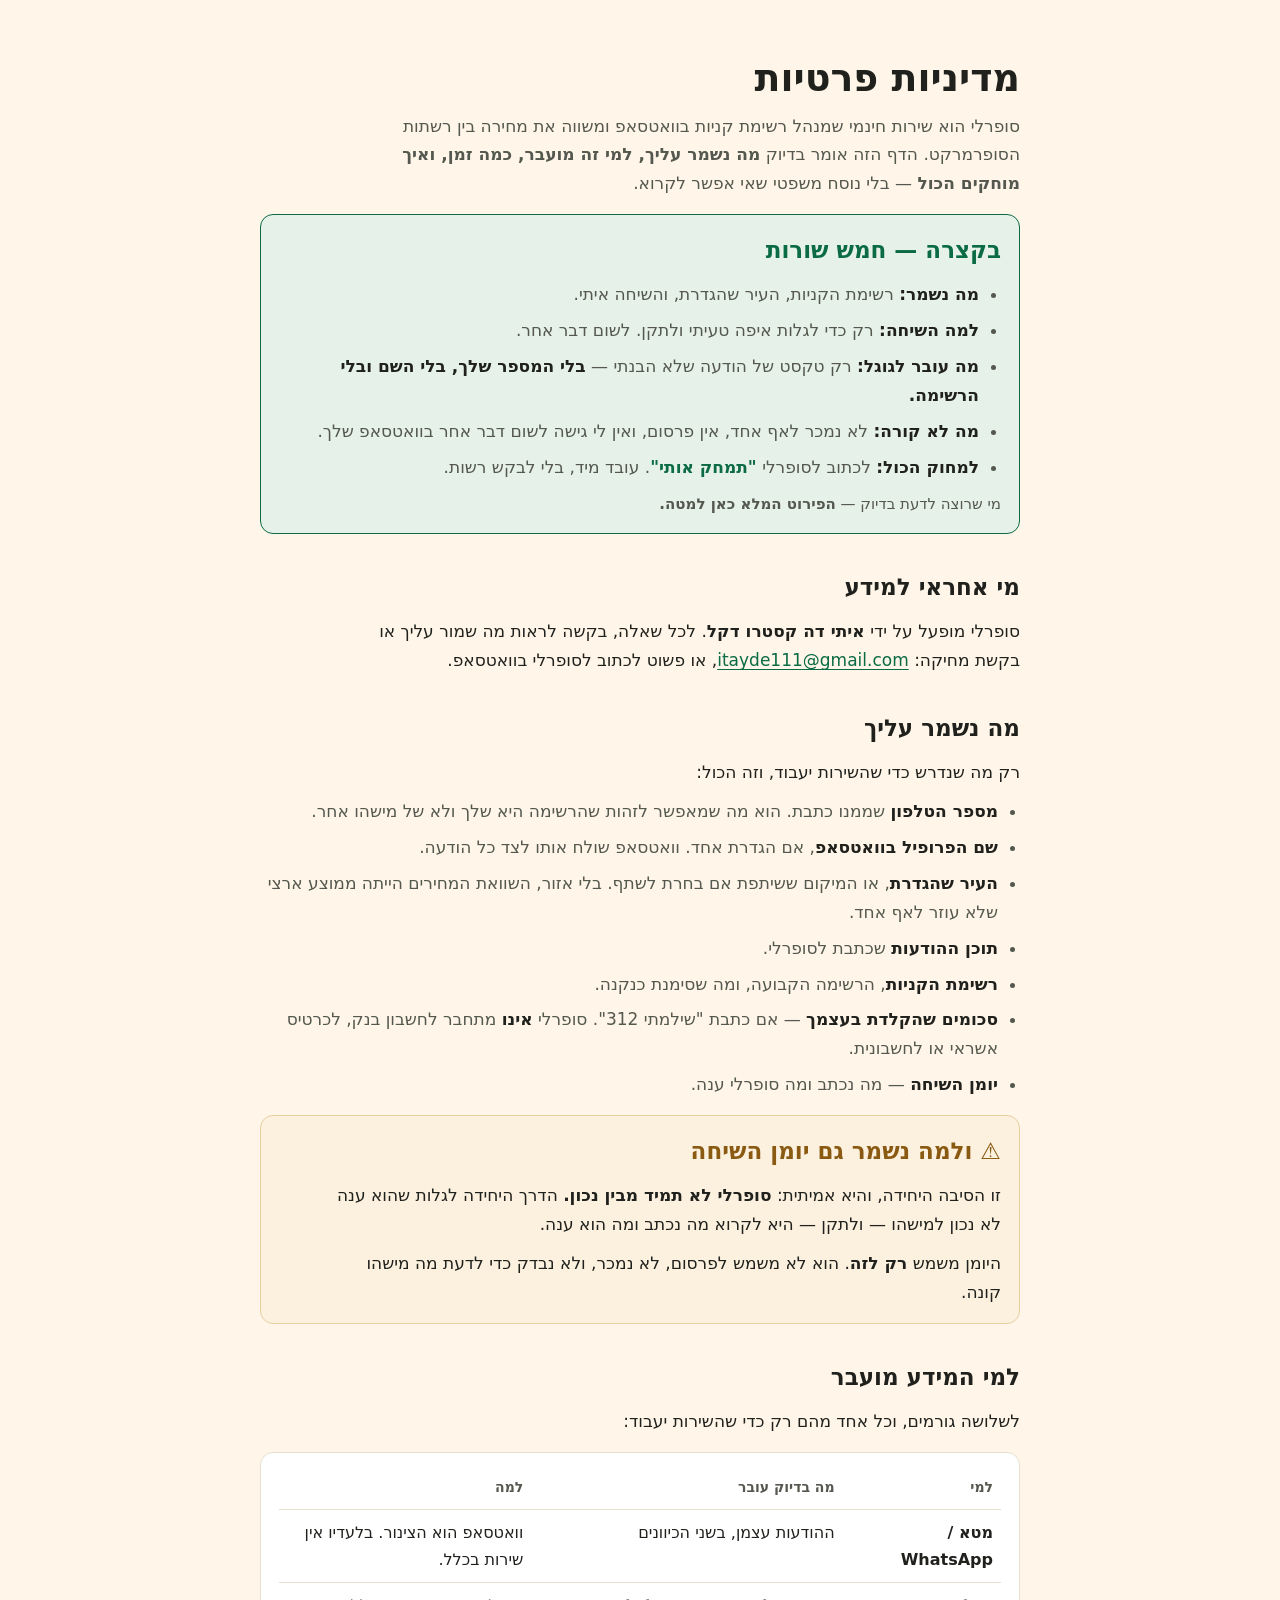
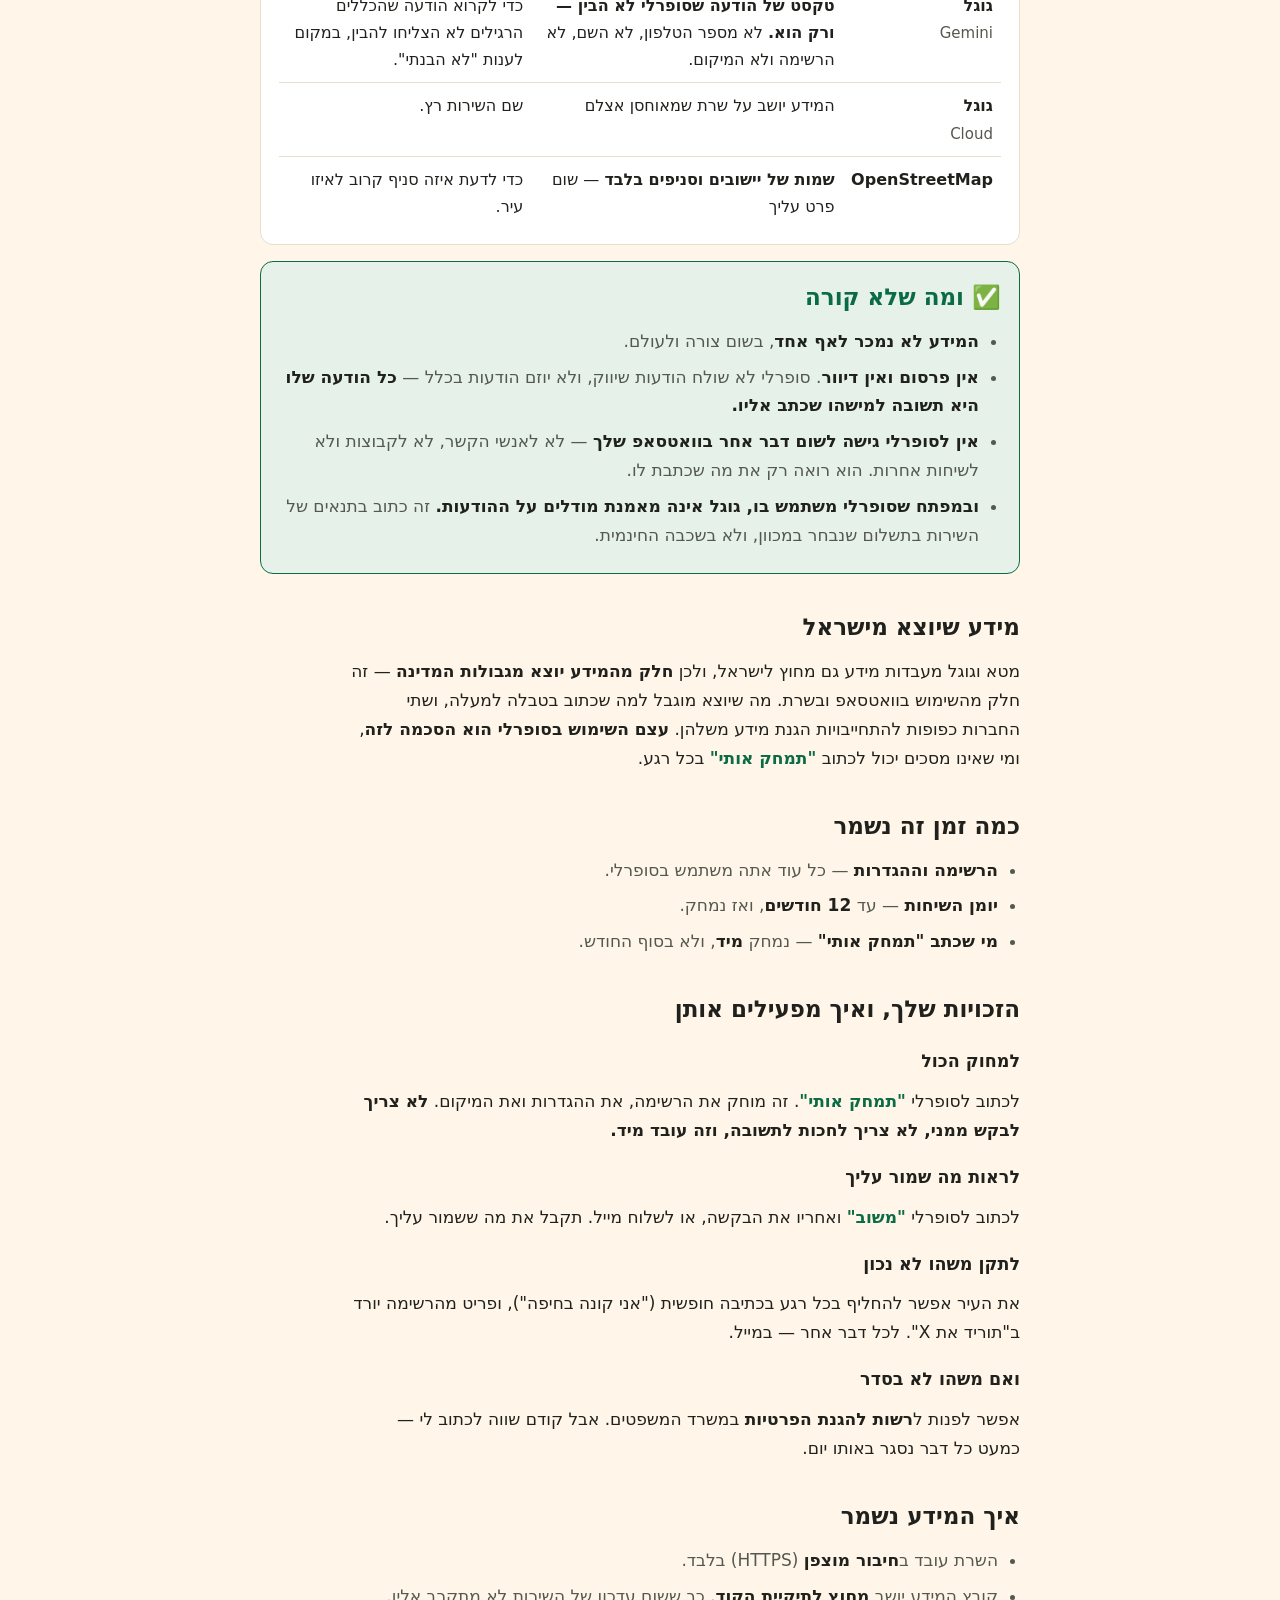
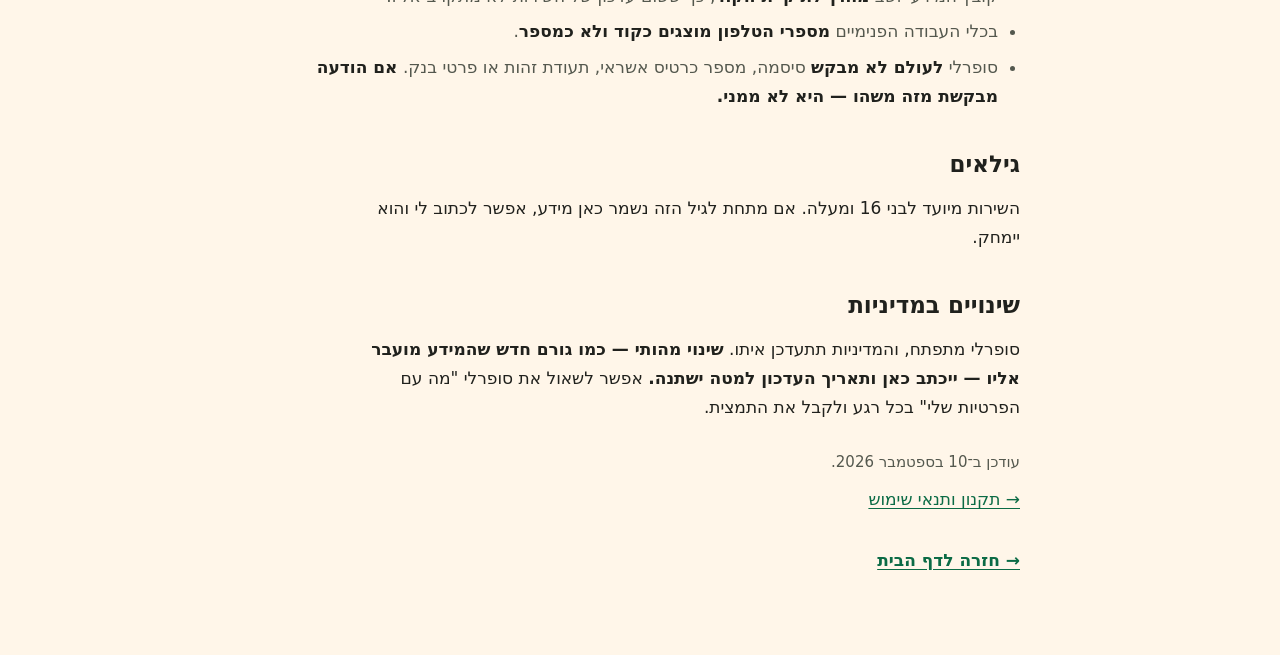
<file: privacy.html>
<!doctype html>
<html lang="he" dir="rtl">
<head>
<meta charset="utf-8">
  <!-- אייקון האתר — זה שגוגל מציג ליד כל תוצאת חיפוש. -->
  <link rel="icon" href="favicon.ico" sizes="any">
  <link rel="icon" type="image/png" sizes="48x48" href="assets/icon-48.png">
  <link rel="icon" type="image/png" sizes="96x96" href="assets/icon-96.png">
  <link rel="icon" type="image/png" sizes="192x192" href="assets/icon-192.png">
  <link rel="apple-touch-icon" href="assets/apple-touch-icon.png">
<meta name="viewport" content="width=device-width, initial-scale=1">
<title>מדיניות פרטיות — סופרלי</title>
<meta name="description" content="מה סופרלי שומר עליך, למי זה מועבר, כמה זמן זה נשמר, ואיך מוחקים הכול בהודעה אחת.">
<meta name="theme-color" content="#FFF6E9">
<meta name="robots" content="index,follow">
<style>
/* ⚠️ **דף עצמאי, בכוונה** — אותו נימוק כמו הצהרת הנגישות: מדיניות
   פרטיות היא מסמך שמישהו מגיע אליו כי הוא **חושד במשהו**, והיא חייבת
   להיפתח גם כשגיליון סגנון חיצוני לא נטען. */
:root{
  --ink:#20211D; --ink-2:#54584E; --paper:#FFF6E9; --card:#FFFFFF;
  --line:#E7DFCE; --green:#0B6B45; --green-bg:#E6F1EA;
  --amber:#8A5A12; --amber-bg:#FBF1DE; --amber-line:#E7CFA0;
}
@media (prefers-color-scheme: dark){
  :root:not([data-theme="light"]){
    --ink:#EDEAE2; --ink-2:#ADB3A7; --paper:#14150F; --card:#1D1F18;
    --line:#2E3128; --green:#5CD49B; --green-bg:#12271D;
    --amber:#DFA85C; --amber-bg:#2A2013; --amber-line:#4A3A1E;
  }
}
:root[data-theme="dark"]{
  --ink:#EDEAE2; --ink-2:#ADB3A7; --paper:#14150F; --card:#1D1F18;
  --line:#2E3128; --green:#5CD49B; --green-bg:#12271D;
  --amber:#DFA85C; --amber-bg:#2A2013; --amber-line:#4A3A1E;
}
*{box-sizing:border-box}
body{
  margin:0; background:var(--paper); color:var(--ink);
  font-family:"Assistant",system-ui,"Segoe UI",Arial,sans-serif;
  direction:rtl; text-align:right; line-height:1.7; font-size:17px;
  padding:clamp(20px,5vw,56px) 18px 80px;
}
.wrap{max-width:760px; margin:0 auto}
h1{font-size:clamp(26px,5vw,38px); margin:0 0 6px; line-height:1.2; text-wrap:balance}
h2{font-size:clamp(19px,3vw,23px); margin:34px 0 4px; text-wrap:balance}
h3{font-size:17.5px; margin:18px 0 2px}
p{margin:10px 0 0; max-width:62ch}
.sub{color:var(--ink-2); margin-top:10px}
ul{margin:10px 0 0; padding:0 22px 0 0; color:var(--ink-2)}
li{margin:7px 0}
li b{color:var(--ink)}
.box{background:var(--card); border:1px solid var(--line); border-radius:13px;
  padding:16px 18px; margin-top:16px}
.box.warn{background:var(--amber-bg); border-color:var(--amber-line)}
.box.warn h2{color:var(--amber); margin-top:0}
.box.good{background:var(--green-bg); border-color:var(--green)}
.box.good h2{color:var(--green); margin-top:0}
.box h2{margin-top:0}
a{color:var(--green); text-underline-offset:3px}
a:focus-visible, button:focus-visible, summary:focus-visible{
  outline:3px solid currentColor; outline-offset:3px; border-radius:4px}
.skip{position:absolute; right:-9999px; top:0; z-index:9;
  background:#0b3d2c; color:#fff; padding:12px 20px;
  border-radius:0 0 10px 0; font-weight:700; text-decoration:none}
.skip:focus{right:0}
.back{display:inline-block; margin-top:32px; font-weight:700}
.date{color:var(--ink-2); font-size:15px; margin-top:28px}
.who{background:var(--card); border:1px solid var(--line); border-radius:13px;
  padding:14px 18px; margin-top:16px; overflow-x:auto}
table{border-collapse:collapse; width:100%; font-size:16px}
th,td{text-align:right; padding:9px 8px; border-bottom:1px solid var(--line); vertical-align:top}
th{font-size:14px; color:var(--ink-2); font-weight:700}
tr:last-child td{border-bottom:none}
code{background:var(--paper); border:1px solid var(--line); padding:1px 5px;
  border-radius:4px; font-size:15px}
.cmd{font-weight:700; color:var(--green)}
</style>
</head>
<body>

<a class="skip" href="#main">דילוג לתוכן הראשי</a>

<div class="wrap">
<main id="main">

  <h1>מדיניות פרטיות</h1>
  <p class="sub">סופרלי הוא שירות חינמי שמנהל רשימת קניות בוואטסאפ ומשווה
  את מחירה בין רשתות הסופרמרקט. הדף הזה אומר בדיוק <b>מה נשמר עליך, למי
  זה מועבר, כמה זמן, ואיך מוחקים הכול</b> — בלי נוסח משפטי שאי אפשר לקרוא.</p>

  <div class="box good" id="tldr">
    <h2>בקצרה — חמש שורות</h2>
    <ul>
      <li><b>מה נשמר:</b> רשימת הקניות, העיר שהגדרת, והשיחה איתי.</li>
      <li><b>למה השיחה:</b> רק כדי לגלות איפה טעיתי ולתקן. לשום דבר אחר.</li>
      <li><b>מה עובר לגוגל:</b> רק טקסט של הודעה שלא הבנתי — <b>בלי המספר שלך, בלי השם ובלי הרשימה.</b></li>
      <li><b>מה לא קורה:</b> לא נמכר לאף אחד, אין פרסום, ואין לי גישה לשום דבר אחר בוואטסאפ שלך.</li>
      <li><b>למחוק הכול:</b> לכתוב לסופרלי <span class="cmd">"תמחק אותי"</span>. עובד מיד, בלי לבקש רשות.</li>
    </ul>
    <p style="color:var(--ink-2);font-size:15px">מי שרוצה לדעת בדיוק — <b>הפירוט המלא כאן למטה.</b></p>
  </div>

  <h2>מי אחראי למידע</h2>
  <p>סופרלי מופעל על ידי <b>איתי דה קסטרו דקל</b>. לכל שאלה, בקשה לראות
  מה שמור עליך או בקשת מחיקה:
  <a href="mailto:itayde111@gmail.com">itayde111@gmail.com</a>, או פשוט
  לכתוב לסופרלי בוואטסאפ.</p>

  <h2>מה נשמר עליך</h2>
  <p>רק מה שנדרש כדי שהשירות יעבוד, וזה הכול:</p>
  <ul>
    <li><b>מספר הטלפון</b> שממנו כתבת. הוא מה שמאפשר לזהות שהרשימה
      היא שלך ולא של מישהו אחר.</li>
    <li><b>שם הפרופיל בוואטסאפ</b>, אם הגדרת אחד. וואטסאפ שולח אותו
      לצד כל הודעה.</li>
    <li><b>העיר שהגדרת</b>, או המיקום ששיתפת אם בחרת לשתף. בלי אזור,
      השוואת המחירים הייתה ממוצע ארצי שלא עוזר לאף אחד.</li>
    <li><b>תוכן ההודעות</b> שכתבת לסופרלי.</li>
    <li><b>רשימת הקניות</b>, הרשימה הקבועה, ומה שסימנת כנקנה.</li>
    <li><b>סכומים שהקלדת בעצמך</b> — אם כתבת "שילמתי 312". סופרלי
      <b>אינו</b> מתחבר לחשבון בנק, לכרטיס אשראי או לחשבונית.</li>
    <li><b>יומן השיחה</b> — מה נכתב ומה סופרלי ענה.</li>
  </ul>

  <div class="box warn">
    <h2>⚠️ ולמה נשמר גם יומן השיחה</h2>
    <p>זו הסיבה היחידה, והיא אמיתית: <b>סופרלי לא תמיד מבין נכון.</b>
    הדרך היחידה לגלות שהוא ענה לא נכון למישהו — ולתקן — היא לקרוא מה
    נכתב ומה הוא ענה.</p>
    <p>היומן משמש <b>רק לזה</b>. הוא לא משמש לפרסום, לא נמכר, ולא נבדק
    כדי לדעת מה מישהו קונה.</p>
  </div>

  <h2>למי המידע מועבר</h2>
  <p>לשלושה גורמים, וכל אחד מהם רק כדי שהשירות יעבוד:</p>

  <div class="who">
    <table>
      <thead>
        <tr><th>למי</th><th>מה בדיוק עובר</th><th>למה</th></tr>
      </thead>
      <tbody>
        <tr>
          <td><b>מטא / WhatsApp</b></td>
          <td>ההודעות עצמן, בשני הכיוונים</td>
          <td>וואטסאפ הוא הצינור. בלעדיו אין שירות בכלל.</td>
        </tr>
        <tr>
          <td><b>גוגל</b><br><span style="color:var(--ink-2);font-size:15px">Gemini</span></td>
          <td><b>טקסט של הודעה שסופרלי לא הבין — ורק הוא.</b>
            לא מספר הטלפון, לא השם, לא הרשימה ולא המיקום.</td>
          <td>כדי לקרוא הודעה שהכללים הרגילים לא הצליחו להבין,
            במקום לענות "לא הבנתי".</td>
        </tr>
        <tr>
          <td><b>גוגל</b><br><span style="color:var(--ink-2);font-size:15px">Cloud</span></td>
          <td>המידע יושב על שרת שמאוחסן אצלם</td>
          <td>שם השירות רץ.</td>
        </tr>
        <tr>
          <td><b>OpenStreetMap</b></td>
          <td><b>שמות של יישובים וסניפים בלבד</b> — שום פרט עליך</td>
          <td>כדי לדעת איזה סניף קרוב לאיזו עיר.</td>
        </tr>
      </tbody>
    </table>
  </div>

  <div class="box good">
    <h2>✅ ומה שלא קורה</h2>
    <ul>
      <li><b>המידע לא נמכר לאף אחד</b>, בשום צורה ולעולם.</li>
      <li><b>אין פרסום ואין דיוור</b>. סופרלי לא שולח הודעות שיווק,
        ולא יוזם הודעות בכלל — <b>כל הודעה שלו היא תשובה למישהו
        שכתב אליו.</b></li>
      <li><b>אין לסופרלי גישה לשום דבר אחר בוואטסאפ שלך</b> — לא
        לאנשי הקשר, לא לקבוצות ולא לשיחות אחרות. הוא רואה רק את מה
        שכתבת לו.</li>
      <li><b>ובמפתח שסופרלי משתמש בו, גוגל אינה מאמנת מודלים על
        ההודעות.</b> זה כתוב בתנאים של השירות בתשלום שנבחר במכוון,
        ולא בשכבה החינמית.</li>
    </ul>
  </div>

  <h2>מידע שיוצא מישראל</h2>
  <p>מטא וגוגל מעבדות מידע גם מחוץ לישראל, ולכן <b>חלק מהמידע יוצא
  מגבולות המדינה</b> — זה חלק מהשימוש בוואטסאפ ובשרת. מה שיוצא מוגבל
  למה שכתוב בטבלה למעלה, ושתי החברות כפופות להתחייבויות הגנת מידע
  משלהן. <b>עצם השימוש בסופרלי הוא הסכמה לזה</b>, ומי שאינו מסכים
  יכול לכתוב <span class="cmd">"תמחק אותי"</span> בכל רגע.</p>

  <h2>כמה זמן זה נשמר</h2>
  <ul>
    <li><b>הרשימה וההגדרות</b> — כל עוד אתה משתמש בסופרלי.</li>
    <li><b>יומן השיחות</b> — עד <b>12 חודשים</b>, ואז נמחק.</li>
    <li><b>מי שכתב "תמחק אותי"</b> — נמחק <b>מיד</b>, ולא בסוף החודש.</li>
  </ul>

  <h2>הזכויות שלך, ואיך מפעילים אותן</h2>
  <h3>למחוק הכול</h3>
  <p>לכתוב לסופרלי <span class="cmd">"תמחק אותי"</span>. זה מוחק את
  הרשימה, את ההגדרות ואת המיקום. <b>לא צריך לבקש ממני, לא צריך לחכות
  לתשובה, וזה עובד מיד.</b></p>
  <h3>לראות מה שמור עליך</h3>
  <p>לכתוב לסופרלי <span class="cmd">"משוב"</span> ואחריו את הבקשה, או
  לשלוח מייל. תקבל את מה ששמור עליך.</p>
  <h3>לתקן משהו לא נכון</h3>
  <p>את העיר אפשר להחליף בכל רגע בכתיבה חופשית ("אני קונה בחיפה"),
  ופריט מהרשימה יורד ב"תוריד את X". לכל דבר אחר — במייל.</p>
  <h3>ואם משהו לא בסדר</h3>
  <p>אפשר לפנות ל<b>רשות להגנת הפרטיות</b> במשרד המשפטים. אבל קודם
  שווה לכתוב לי — כמעט כל דבר נסגר באותו יום.</p>

  <h2>איך המידע נשמר</h2>
  <ul>
    <li>השרת עובד ב<b>חיבור מוצפן</b> (HTTPS) בלבד.</li>
    <li>קובץ המידע יושב <b>מחוץ לתיקיית הקוד</b>, כך ששום עדכון של
      השירות לא מתקרב אליו.</li>
    <li>בכלי העבודה הפנימיים <b>מספרי הטלפון מוצגים כקוד ולא כמספר</b>.</li>
    <li>סופרלי <b>לעולם לא מבקש</b> סיסמה, מספר כרטיס אשראי, תעודת
      זהות או פרטי בנק. <b>אם הודעה מבקשת מזה משהו — היא לא ממני.</b></li>
  </ul>

  <h2>גילאים</h2>
  <p>השירות מיועד לבני 16 ומעלה. אם מתחת לגיל הזה נשמר כאן מידע,
  אפשר לכתוב לי והוא יימחק.</p>

  <h2>שינויים במדיניות</h2>
  <p>סופרלי מתפתח, והמדיניות תתעדכן איתו. <b>שינוי מהותי — כמו גורם
  חדש שהמידע מועבר אליו — ייכתב כאן ותאריך העדכון למטה ישתנה.</b>
  אפשר לשאול את סופרלי "מה עם הפרטיות שלי" בכל רגע ולקבל את התמצית.</p>

  <p class="date">עודכן ב־10 בספטמבר 2026.</p>

  <p><a href="terms.html">→ תקנון ותנאי שימוש</a></p>

  <a class="back" href="index.html">→ חזרה לדף הבית</a>

</main>
</div>

</body>
</html>
</file>
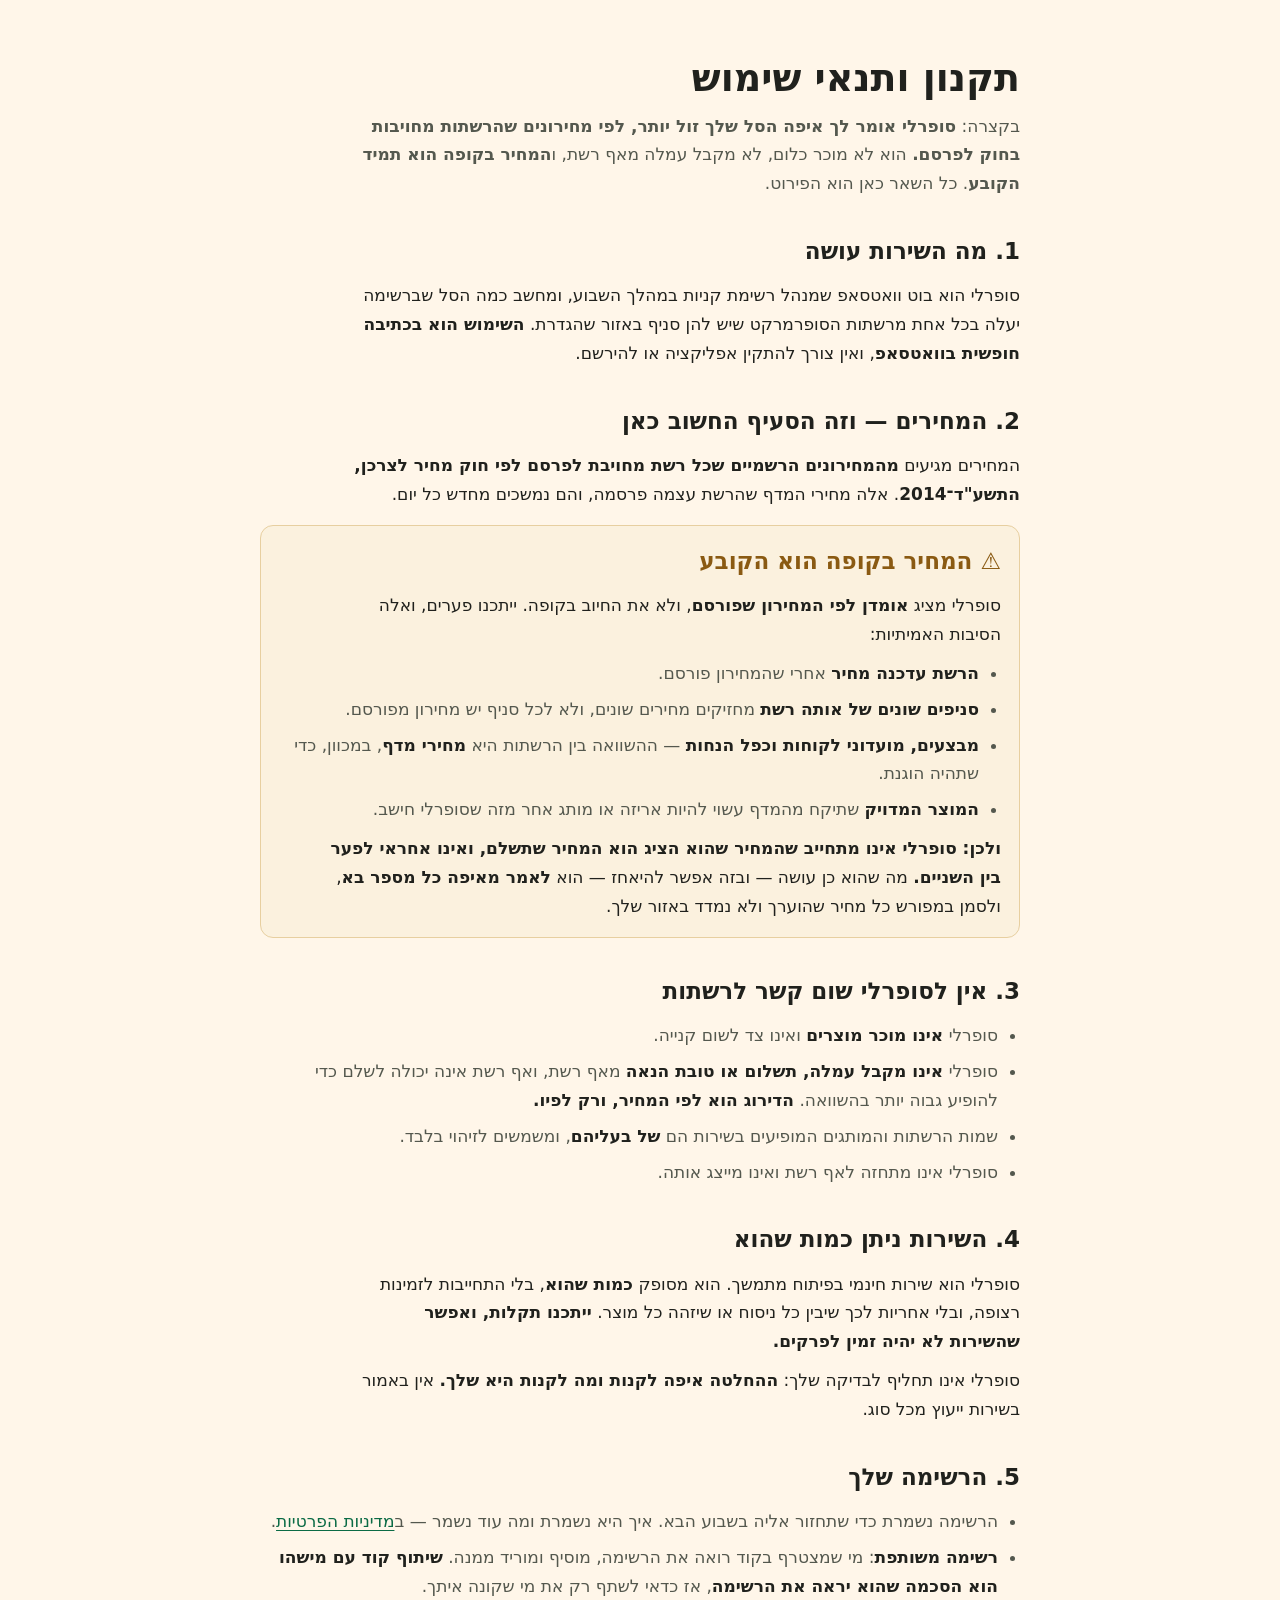
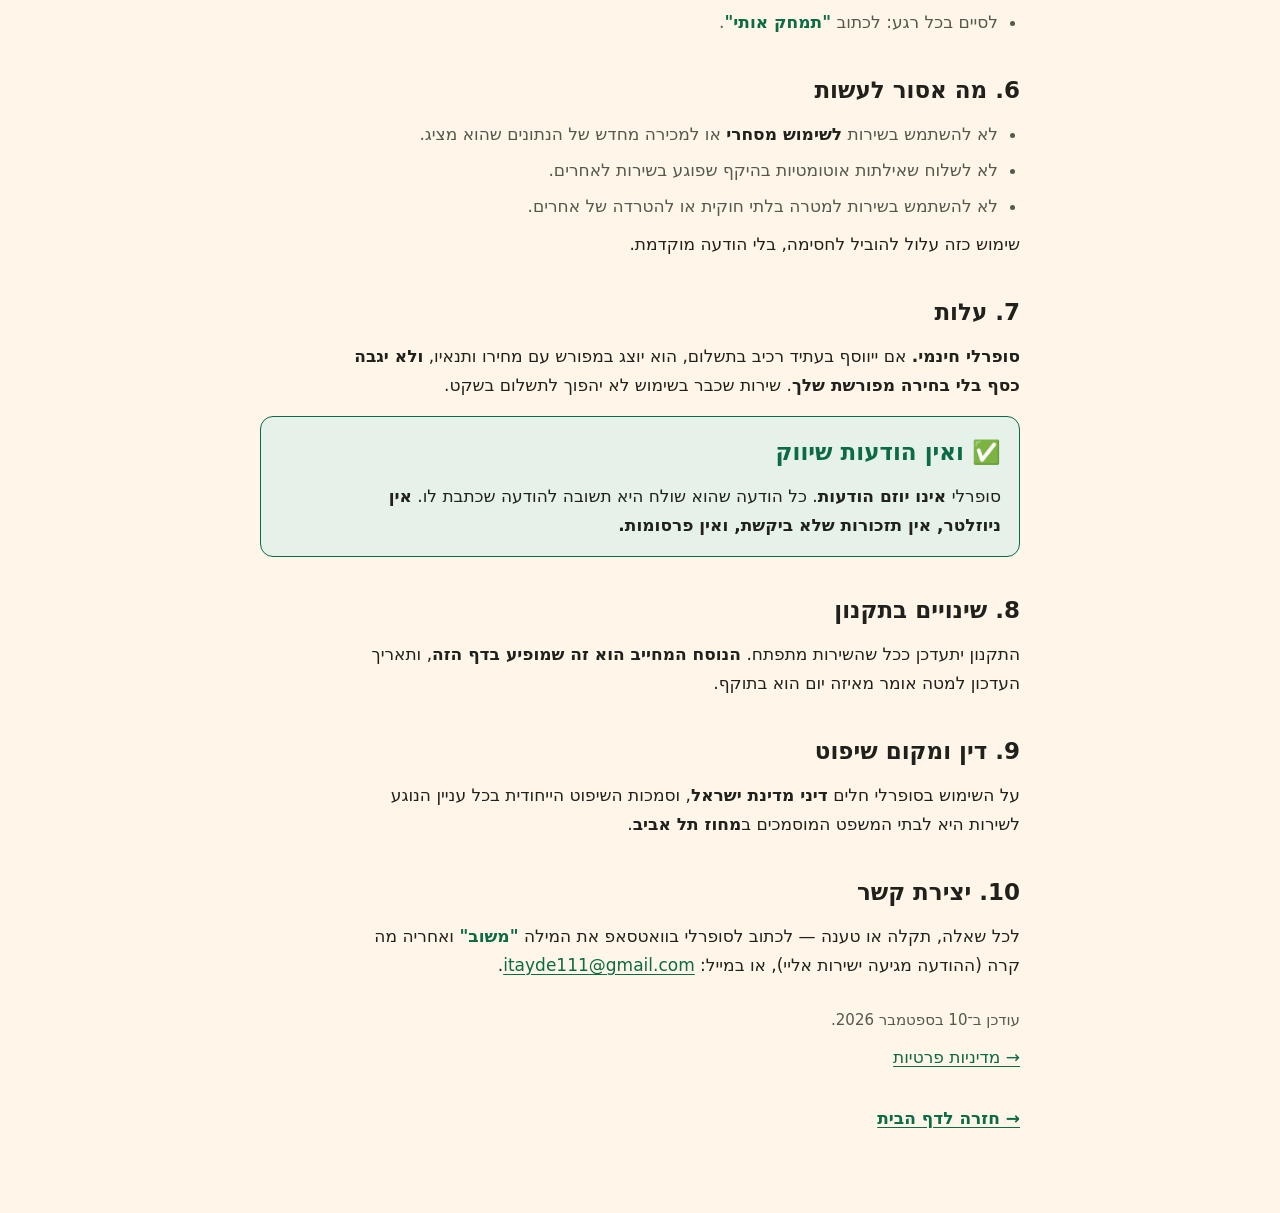
<file: terms.html>
<!doctype html>
<html lang="he" dir="rtl">
<head>
<meta charset="utf-8">
  <!-- אייקון האתר — זה שגוגל מציג ליד כל תוצאת חיפוש. -->
  <link rel="icon" href="favicon.ico" sizes="any">
  <link rel="icon" type="image/png" sizes="48x48" href="assets/icon-48.png">
  <link rel="icon" type="image/png" sizes="96x96" href="assets/icon-96.png">
  <link rel="icon" type="image/png" sizes="192x192" href="assets/icon-192.png">
  <link rel="apple-touch-icon" href="assets/apple-touch-icon.png">
<meta name="viewport" content="width=device-width, initial-scale=1">
<title>תקנון ותנאי שימוש — סופרלי</title>
<meta name="description" content="מה סופרלי מבטיח ומה לא: מאיפה המחירים, למה המחיר בקופה הוא הקובע, ומה הקשר לרשתות.">
<meta name="theme-color" content="#FFF6E9">
<meta name="robots" content="index,follow">
<style>
/* ⚠️ **דף עצמאי, בכוונה** — כמו הצהרת הנגישות ומדיניות הפרטיות. */
:root{
  --ink:#20211D; --ink-2:#54584E; --paper:#FFF6E9; --card:#FFFFFF;
  --line:#E7DFCE; --green:#0B6B45; --green-bg:#E6F1EA;
  --amber:#8A5A12; --amber-bg:#FBF1DE; --amber-line:#E7CFA0;
}
@media (prefers-color-scheme: dark){
  :root:not([data-theme="light"]){
    --ink:#EDEAE2; --ink-2:#ADB3A7; --paper:#14150F; --card:#1D1F18;
    --line:#2E3128; --green:#5CD49B; --green-bg:#12271D;
    --amber:#DFA85C; --amber-bg:#2A2013; --amber-line:#4A3A1E;
  }
}
:root[data-theme="dark"]{
  --ink:#EDEAE2; --ink-2:#ADB3A7; --paper:#14150F; --card:#1D1F18;
  --line:#2E3128; --green:#5CD49B; --green-bg:#12271D;
  --amber:#DFA85C; --amber-bg:#2A2013; --amber-line:#4A3A1E;
}
*{box-sizing:border-box}
body{
  margin:0; background:var(--paper); color:var(--ink);
  font-family:"Assistant",system-ui,"Segoe UI",Arial,sans-serif;
  direction:rtl; text-align:right; line-height:1.7; font-size:17px;
  padding:clamp(20px,5vw,56px) 18px 80px;
}
.wrap{max-width:760px; margin:0 auto}
h1{font-size:clamp(26px,5vw,38px); margin:0 0 6px; line-height:1.2; text-wrap:balance}
h2{font-size:clamp(19px,3vw,23px); margin:34px 0 4px; text-wrap:balance}
h3{font-size:17.5px; margin:18px 0 2px}
p{margin:10px 0 0; max-width:62ch}
.sub{color:var(--ink-2); margin-top:10px}
ul{margin:10px 0 0; padding:0 22px 0 0; color:var(--ink-2)}
li{margin:7px 0}
li b{color:var(--ink)}
ol{margin:10px 0 0; padding:0 22px 0 0; color:var(--ink-2)}
.box{background:var(--card); border:1px solid var(--line); border-radius:13px;
  padding:16px 18px; margin-top:16px}
.box.warn{background:var(--amber-bg); border-color:var(--amber-line)}
.box.warn h2{color:var(--amber); margin-top:0}
.box.good{background:var(--green-bg); border-color:var(--green)}
.box.good h2{color:var(--green); margin-top:0}
.box h2{margin-top:0}
a{color:var(--green); text-underline-offset:3px}
a:focus-visible, button:focus-visible, summary:focus-visible{
  outline:3px solid currentColor; outline-offset:3px; border-radius:4px}
.skip{position:absolute; right:-9999px; top:0; z-index:9;
  background:#0b3d2c; color:#fff; padding:12px 20px;
  border-radius:0 0 10px 0; font-weight:700; text-decoration:none}
.skip:focus{right:0}
.back{display:inline-block; margin-top:32px; font-weight:700}
.date{color:var(--ink-2); font-size:15px; margin-top:28px}
.cmd{font-weight:700; color:var(--green)}
</style>
</head>
<body>

<a class="skip" href="#main">דילוג לתוכן הראשי</a>

<div class="wrap">
<main id="main">

  <h1>תקנון ותנאי שימוש</h1>
  <p class="sub">בקצרה: <b>סופרלי אומר לך איפה הסל שלך זול יותר, לפי
  מחירונים שהרשתות מחויבות בחוק לפרסם.</b> הוא לא מוכר כלום, לא מקבל
  עמלה מאף רשת, ו<b>המחיר בקופה הוא תמיד הקובע</b>. כל השאר כאן הוא
  הפירוט.</p>

  <h2>1. מה השירות עושה</h2>
  <p>סופרלי הוא בוט וואטסאפ שמנהל רשימת קניות במהלך השבוע, ומחשב כמה
  הסל שברשימה יעלה בכל אחת מרשתות הסופרמרקט שיש להן סניף באזור שהגדרת.
  <b>השימוש הוא בכתיבה חופשית בוואטסאפ</b>, ואין צורך להתקין אפליקציה
  או להירשם.</p>

  <h2>2. המחירים — וזה הסעיף החשוב כאן</h2>
  <p>המחירים מגיעים <b>מהמחירונים הרשמיים שכל רשת מחויבת לפרסם לפי
  חוק מחיר לצרכן, התשע"ד־2014</b>. אלה מחירי המדף שהרשת עצמה פרסמה,
  והם נמשכים מחדש כל יום.</p>

  <div class="box warn">
    <h2>⚠️ המחיר בקופה הוא הקובע</h2>
    <p>סופרלי מציג <b>אומדן לפי המחירון שפורסם</b>, ולא את החיוב בקופה.
    ייתכנו פערים, ואלה הסיבות האמיתיות:</p>
    <ul>
      <li><b>הרשת עדכנה מחיר</b> אחרי שהמחירון פורסם.</li>
      <li><b>סניפים שונים של אותה רשת</b> מחזיקים מחירים שונים, ולא
        לכל סניף יש מחירון מפורסם.</li>
      <li><b>מבצעים, מועדוני לקוחות וכפל הנחות</b> — ההשוואה בין
        הרשתות היא <b>מחירי מדף</b>, במכוון, כדי שתהיה הוגנת.</li>
      <li><b>המוצר המדויק</b> שתיקח מהמדף עשוי להיות אריזה או מותג
        אחר מזה שסופרלי חישב.</li>
    </ul>
    <p><b>ולכן: סופרלי אינו מתחייב שהמחיר שהוא הציג הוא המחיר שתשלם,
    ואינו אחראי לפער בין השניים.</b> מה שהוא כן עושה — ובזה אפשר
    להיאחז — הוא <b>לאמר מאיפה כל מספר בא</b>, ולסמן במפורש כל מחיר
    שהוערך ולא נמדד באזור שלך.</p>
  </div>

  <h2>3. אין לסופרלי שום קשר לרשתות</h2>
  <ul>
    <li>סופרלי <b>אינו מוכר מוצרים</b> ואינו צד לשום קנייה.</li>
    <li>סופרלי <b>אינו מקבל עמלה, תשלום או טובת הנאה</b> מאף רשת,
      ואף רשת אינה יכולה לשלם כדי להופיע גבוה יותר בהשוואה.
      <b>הדירוג הוא לפי המחיר, ורק לפיו.</b></li>
    <li>שמות הרשתות והמותגים המופיעים בשירות הם <b>של בעליהם</b>,
      ומשמשים לזיהוי בלבד.</li>
    <li>סופרלי אינו מתחזה לאף רשת ואינו מייצג אותה.</li>
  </ul>

  <h2>4. השירות ניתן כמות שהוא</h2>
  <p>סופרלי הוא שירות חינמי בפיתוח מתמשך. הוא מסופק <b>כמות שהוא</b>,
  בלי התחייבות לזמינות רצופה, ובלי אחריות לכך שיבין כל ניסוח או
  שיזהה כל מוצר. <b>ייתכנו תקלות, ואפשר שהשירות לא יהיה זמין
  לפרקים.</b></p>
  <p>סופרלי אינו תחליף לבדיקה שלך: <b>ההחלטה איפה לקנות ומה לקנות היא
  שלך.</b> אין באמור בשירות ייעוץ מכל סוג.</p>

  <h2>5. הרשימה שלך</h2>
  <ul>
    <li>הרשימה נשמרת כדי שתחזור אליה בשבוע הבא. איך היא נשמרת ומה
      עוד נשמר — ב<a href="privacy.html">מדיניות הפרטיות</a>.</li>
    <li><b>רשימה משותפת</b>: מי שמצטרף בקוד רואה את הרשימה, מוסיף
      ומוריד ממנה. <b>שיתוף קוד עם מישהו הוא הסכמה שהוא יראה את
      הרשימה</b>, אז כדאי לשתף רק את מי שקונה איתך.</li>
    <li>לסיים בכל רגע: לכתוב <span class="cmd">"תמחק אותי"</span>.</li>
  </ul>

  <h2>6. מה אסור לעשות</h2>
  <ul>
    <li>לא להשתמש בשירות <b>לשימוש מסחרי</b> או למכירה מחדש של
      הנתונים שהוא מציג.</li>
    <li>לא לשלוח שאילתות אוטומטיות בהיקף שפוגע בשירות לאחרים.</li>
    <li>לא להשתמש בשירות למטרה בלתי חוקית או להטרדה של אחרים.</li>
  </ul>
  <p>שימוש כזה עלול להוביל לחסימה, בלי הודעה מוקדמת.</p>

  <h2>7. עלות</h2>
  <p><b>סופרלי חינמי.</b> אם ייווסף בעתיד רכיב בתשלום, הוא יוצג
  במפורש עם מחירו ותנאיו, <b>ולא יגבה כסף בלי בחירה מפורשת שלך</b>.
  שירות שכבר בשימוש לא יהפוך לתשלום בשקט.</p>

  <div class="box good">
    <h2>✅ ואין הודעות שיווק</h2>
    <p>סופרלי <b>אינו יוזם הודעות</b>. כל הודעה שהוא שולח היא תשובה
    להודעה שכתבת לו. <b>אין ניוזלטר, אין תזכורות שלא ביקשת, ואין
    פרסומות.</b></p>
  </div>

  <h2>8. שינויים בתקנון</h2>
  <p>התקנון יתעדכן ככל שהשירות מתפתח. <b>הנוסח המחייב הוא זה
  שמופיע בדף הזה</b>, ותאריך העדכון למטה אומר מאיזה יום הוא בתוקף.</p>

  <h2>9. דין ומקום שיפוט</h2>
  <p>על השימוש בסופרלי חלים <b>דיני מדינת ישראל</b>, וסמכות השיפוט
  הייחודית בכל עניין הנוגע לשירות היא לבתי המשפט המוסמכים
  ב<b>מחוז תל אביב</b>.</p>

  <h2>10. יצירת קשר</h2>
  <p>לכל שאלה, תקלה או טענה — לכתוב לסופרלי בוואטסאפ את המילה
  <span class="cmd">"משוב"</span> ואחריה מה קרה (ההודעה מגיעה ישירות
  אליי), או במייל:
  <a href="mailto:itayde111@gmail.com">itayde111@gmail.com</a>.</p>

  <p class="date">עודכן ב־10 בספטמבר 2026.</p>

  <p><a href="privacy.html">→ מדיניות פרטיות</a></p>

  <a class="back" href="index.html">→ חזרה לדף הבית</a>

</main>
</div>

</body>
</html>
</file>
<file: assets/market.css>
/* =====================================================================
   זולי · שפת העיצוב של דף הנחיתה — כיוון "שוק"
   ---------------------------------------------------------------------
   ⚠️ **למה קובץ נפרד מ-style.css.** הדפים הפנימיים (דשבורד, ערכת שיווק,
   דף הדמות) בנויים על פלטה כהה. דף הנחיתה הוא היחיד הציבורי, והוא עבר
   לפלטה בהירה בהכרעת איתי ("השחור־ירוק מרגיש עייף"). להחליף את המשתנים
   ב-style.css היה משנה גם את שלושת הפנימיים בלי שאיש הסתכל עליהם.
   כשהכיוון יאושר — מעבירים גם אותם, ואז הקובץ הזה הופך למקור היחיד.

   ⚠️ **ניגודיות נמדדה, לא נבחרה.** על רקע קרם:
       #123528 טקסט ראשי      13.4:1  ✔
       #4A6459 טקסט משני       6.5:1  ✔
       #5E7268 טקסט עמום       4.8:1  ✔
       #0A6B3A ירוק לטקסט קטן  5.1:1  ✔
       #0E9C50 ירוק בהיר       3.3:1  ✔ לטקסט גדול בלבד (מעל 24px)
       #E4572E כתום            3.9:1  ✘ — כותרות גדולות ומילויים בלבד
   מי שמזיז צבע כאן חייב למדוד מחדש. ירוק על בהיר הוא בדיוק המקום שבו
   פלטה יפה הופכת לדף שאי אפשר לקרוא.

   ⚠️ **ו-`--soft` נשכח מהרשימה בגרסה הראשונה** והיה #7A8F84 — 3.2:1,
   נכשל. הוא נושא ארבעה דברים (הערת הגיבור, תווית ההדגמה, תיאור השם
   בניווט, והפוטר), כלומר הבדיקה שכתובה כאן "עברה" בזמן שארבעה מקומות
   נפלו. **טוקן שלא מופיע ברשימה הזאת לא נמדד.**
   ===================================================================== */

/* ⚠️ **עברית, גם בלי תגית dir.** הדף עצמו מצהיר `dir="rtl"` על
   ה-<html>, אבל סביבות שעוטפות את הקובץ ב-<html> משלהן (Artifact)
   מוחקות אותה — ואז הכול עולה משמאל לימין. זו שכבת הביטחון
   השנייה, והיא עובדת גם בלי שורת JS אחת. */
html { direction: rtl; }

:root {
  --bg:        #FFF6E9;   /* קרם */
  --bg-2:      #FFFFFF;
  --bg-3:      #FDEFDC;   /* קרם עמוק יותר, לפסים */
  --ink:       #123528;   /* ירוק כהה — הטקסט */
  --ink-2:     #4A6459;
  --soft:      #5E7268;
  --line:      #EADDC9;
  --line-2:    #F3E6D3;

  --green:     #0E9C50;   /* ירוק לכותרות ומילויים — 3.3:1, עובר לטקסט גדול */
  --green-tx:  #0A6B3A;   /* ירוק לטקסט קטן — נמדד */
  --green-lt:  #E8F8EE;
  --wa:        #25D366;   /* ירוק וואטסאפ, למילויים בלבד */
  --on-wa:     #04170C;

  --orange:    #E4572E;
  --orange-dk: #C6410F;   /* רקע כפתור — לבן עליו 5.0:1 */
  --orange-lt: #FDEDE6;
  --yellow:    #FFD166;
  --yellow-dk: #7A4F00;   /* על #FFD166 — 5.0:1, נמדד */

  --radius:    22px;
  --radius-lg: 30px;
  --shadow:    0 18px 44px rgba(18, 53, 40, .10);
  --shadow-lg: 0 30px 70px rgba(18, 53, 40, .16);

  /* כתב הדגש יושב במשתנה אחד בכוונה — החלפה ל-Rubik Moonrocks או
     Rubik Puddles היא שורה אחת ולא מסע. */
  --font-bubble: "Rubik Bubbles", cursive;
  --font-head:   "Fredoka", sans-serif;
  --font-body:   "Assistant", sans-serif;

  color-scheme: light;
}

* { box-sizing: border-box; }

html { scroll-behavior: smooth; }
@media (prefers-reduced-motion: reduce) { html { scroll-behavior: auto; } }

/* 🔴 עיגון גלילה — הסיבה ל"נפתח בראש ואז קופץ למטה", שאיתי דיווח
   עליה פעמיים, גם ממחשב וגם מטלפון.

   הדפדפן מנסה "לשמור על יציבות": כשתוכן **מעל** נקודת המבט משנה
   גובה, הוא מזיז את הגלילה כדי שמה שרואים יישאר במקומו. בדף הזה
   הגבהים משתנים כל הזמן אחרי הטעינה — אנימציות ה-reveal, טלפון
   ההדגמה שמתמלא בהודעות, וגופנים שנוחתים מאוחר — אז הדפדפן "מתקן"
   ודוחף את הדף למטה.

   ⚠️ **ולכן זה נראה תקין במחשב מהיר ושבור בטלפון:** אצלי הכול נטען
   לפני שהדף נצבע ואין מה לעגן; בחיבור אמיתי הכול נוחת אחר כך. מדדתי
   על התנאים שלי במקום על אלה של המשתמש, וזו בדיוק הטעות שהמסמך
   הראשי מזהיר ממנה.

   כיבוי כאן בטוח: הדף נקרא מלמעלה למטה, ומה שהעיגון בא למנוע — קפיצה
   בזמן קריאה — לא קורה בו ממילא. */
html, body { overflow-anchor: none; }

body {
  margin: 0;
  background: var(--bg);
  color: var(--ink);
  font-family: var(--font-body);
  font-size: 17px;
  line-height: 1.62;
  -webkit-font-smoothing: antialiased;
  overflow-x: hidden;
}

img { max-width: 100%; }
a { color: inherit; }

h1, h2, h3 {
  font-family: var(--font-head);
  font-weight: 600;
  line-height: 1.1;
  margin: 0;
  letter-spacing: -.01em;
}

.wrap { max-width: 1120px; margin: 0 auto; padding: 0 20px; }
.wrap.narrow { max-width: 780px; }

section { padding: clamp(56px, 9vw, 104px) 0; position: relative; }

/* פס מפריד רך, לא קו — קו על קרם נראה כמו טבלה */
.sec-soft { background: var(--bg-3); }
.sec-white { background: var(--bg-2); }

/* ------------------------------------------------------------- טיפוגרפיה */
.eyebrow {
  display: inline-flex; align-items: center; gap: 9px;
  font-family: var(--font-head); font-weight: 500; font-size: 14px;
  color: var(--green-tx); letter-spacing: .03em; margin: 0 0 12px;
}
.eyebrow::before {
  content: ""; width: 22px; height: 3px; border-radius: 2px;
  background: var(--green); display: inline-block;
}
.eyebrow.mid { justify-content: center; }

h2 { font-size: clamp(28px, 4.4vw, 44px); }
h3 { font-size: clamp(20px, 2.4vw, 25px); }

.lede { color: var(--ink-2); font-size: clamp(17px, 1.8vw, 19px); margin: 14px 0 0; }
.lede.mid { text-align: center; margin-inline: auto; }
b, strong { font-weight: 700; color: var(--ink); }
.g { color: var(--green-tx); }
.o { color: var(--orange-dk); }

/* --------------------------------------------------------------- כפתורים */
.btn {
  display: inline-flex; align-items: center; justify-content: center; gap: 10px;
  font-family: var(--font-head); font-weight: 600; font-size: 17px;
  border-radius: 999px; padding: 15px 30px; border: 0; cursor: pointer;
  text-decoration: none; transition: transform .16s ease, box-shadow .16s ease;
}
.btn:hover { transform: translateY(-2px); }
.btn:active { transform: translateY(0); }
.btn-wa { background: var(--wa); color: var(--on-wa); box-shadow: 0 10px 26px rgba(37,211,102,.36); }
.btn-wa:hover { box-shadow: 0 16px 34px rgba(37,211,102,.44); }
.btn-o  { background: var(--orange-dk); color: #fff; box-shadow: 0 10px 26px rgba(198,65,15,.28); }
.btn-ghost {
  background: transparent; color: var(--green-tx);
  font-size: 16px; padding: 12px 8px; gap: 7px;
}
.btn-ghost:hover { color: var(--ink); }
.btn[aria-disabled="true"] { cursor: default; opacity: .95; }
.btn[aria-disabled="true"]:hover { transform: none; }
.btn-wide { width: 100%; }

/* -------------------------------------------------------------- ניווט צף */
.nav {
  position: sticky; top: 0; z-index: 60;
  padding: 12px 20px 0; pointer-events: none;
}
.nav-in {
  pointer-events: auto;
  max-width: 1120px; margin: 0 auto;
  background: rgba(255,255,255,.86);
  backdrop-filter: blur(14px); -webkit-backdrop-filter: blur(14px);
  border: 1px solid var(--line);
  border-radius: 999px; box-shadow: var(--shadow);
  display: flex; align-items: center; gap: 14px;
  padding: 9px 14px 9px 9px;
}
.brand { display: flex; align-items: center; gap: 10px; text-decoration: none; }
.brand-mark {
  width: 44px; height: 44px; border-radius: 50%; flex: none;
  background: var(--green-lt); border: 1px solid #CFEBD9;
  display: grid; place-items: center; overflow: hidden;
}
/* ⚠️ הדמות מקפצת תמיד — זו הבקשה של איתי, והיא גם מה שמזהים לפני
   שקוראים מילה. האנימציה על עטיפה פנימית ולא על העיגול, כדי שהגבול
   והרקע יישארו יציבים ורק היא תזוז. */
.brand-mark span { display: block; width: 34px; height: 34px; animation: hop 2.6s cubic-bezier(.34,.02,.4,1) infinite; }
.brand-mark svg { width: 100%; height: 100%; display: block; }
@keyframes hop {
  0%, 62%, 100% { transform: translateY(0) scaleY(1); }
  70%           { transform: translateY(0) scaleY(.86); }
  80%           { transform: translateY(-7px) scaleY(1.06); }
  90%           { transform: translateY(0) scaleY(.95); }
}
.brand-tx { line-height: 1.15; }
/* ⚠️ block ולא inline — שניהם <span>, ובלי זה השם והתיאור נדבקים
   לשורה אחת ("זולי משווה מחירים בוואטסאפ") ונקראים כמשפט אחד. */
.brand-nm { display: block; font-family: var(--font-head); font-weight: 600; font-size: 20px; }
.brand-sub { display: block; font-size: 12.5px; color: var(--soft); }
@media (max-width: 560px) { .brand-sub { display: none; } }
.nav-sp { margin-inline-start: auto; }
.nav a.link {
  text-decoration: none; color: var(--ink-2); font-size: 15.5px;
  font-family: var(--font-head); font-weight: 500;
}
.nav a.link:hover { color: var(--green-tx); }
.nav .btn { padding: 10px 20px; font-size: 15.5px; }
@media (max-width: 860px) { .hide-sm { display: none; } }

/* --------------------------------------------------------------- הגיבור */
.hero { padding-top: clamp(30px, 5vw, 54px); }
.hero-grid {
  display: grid; gap: clamp(28px, 4vw, 52px);
  grid-template-columns: 1.05fr .95fr; align-items: center;
}
@media (max-width: 940px) { .hero-grid { grid-template-columns: 1fr; } }


.tag-free {
  display: inline-flex; align-items: center; gap: 8px;
  background: var(--ink); color: var(--yellow);
  border-radius: 999px; padding: 7px 16px;
  font-family: var(--font-head); font-weight: 500; font-size: 14.5px;
  margin-bottom: 18px;
}
h1 {
  font-size: clamp(34px, 5.6vw, 62px);
  line-height: 1.04; margin: 0 0 18px;
}
h1 .l { display: block; }
h1 .accent { color: var(--orange-dk); }
h1 .bub {
  font-family: var(--font-bubble); color: var(--green);
  font-size: .92em; line-height: 1.24; display: block; margin-top: .06em;
}
.hero-sub { font-size: clamp(17px, 2vw, 20px); color: var(--ink-2); margin: 0 0 20px; max-width: 30em; }

.nos { display: flex; gap: 8px; flex-wrap: wrap; margin: 0 0 24px; }
.no {
  display: inline-flex; align-items: center; gap: 6px;
  background: var(--bg-2); border: 1px solid var(--line);
  border-radius: 999px; padding: 7px 14px;
  font-size: 14px; font-weight: 700; color: var(--ink);
}
.no i { color: var(--green-tx); font-style: normal; }

.hero-cta { display: flex; align-items: center; gap: 10px; flex-wrap: wrap; }
.hero-note { font-size: 14px; color: var(--soft); margin: 14px 0 0; }

/* ------------------------------------------------------ הטלפון + וואטסאפ */
.phone-wrap { display: flex; justify-content: center; }
.phone {
  width: min(330px, 100%); flex: none; position: relative;
  border-radius: 44px; padding: 11px;
  background: linear-gradient(160deg, #2B3A33 0%, #16211C 100%);
  box-shadow: var(--shadow-lg), 0 0 0 1px rgba(0,0,0,.22);
}
/* כפתורי הצד — פרט קטן שהופך "מלבן" ל"טלפון" */
.phone::before, .phone::after {
  content: ""; position: absolute; inset-inline-end: -3px;
  width: 3px; border-radius: 3px; background: #3A4A42;
}
.phone::before { top: 108px; height: 34px; }
.phone::after  { top: 152px; height: 54px; }

.screen {
  border-radius: 34px; overflow: hidden; background: #EFE7DE;
  display: flex; flex-direction: column; height: 560px;
}
.status {
  background: #075E54; color: #fff;
  display: flex; align-items: center; justify-content: space-between;
  padding: 7px 18px 3px; font-size: 12.5px; font-weight: 700;
  font-family: var(--font-body);
}
.status .dots { letter-spacing: 1px; font-size: 11px; opacity: .9; }
.wa-top {
  background: #075E54; color: #fff;
  display: flex; align-items: center; gap: 10px; padding: 5px 12px 11px;
}
.wa-top .back { font-size: 19px; opacity: .9; }
.wa-top .av {
  width: 34px; height: 34px; border-radius: 50%; background: var(--green-lt);
  display: grid; place-items: center; overflow: hidden; flex: none;
}
.wa-top .av svg { width: 26px; height: 26px; }
.wa-top .who { line-height: 1.2; min-width: 0; }
.wa-top .who b { color: #fff; font-size: 15px; font-weight: 700; display: block; }
.wa-top .who span { font-size: 11.5px; opacity: .8; }
.wa-top .icons { margin-inline-start: auto; display: flex; gap: 14px; opacity: .9; font-size: 15px; }

.wa-body {
  flex: 1; overflow-y: auto; padding: 12px 10px;
  display: flex; flex-direction: column; gap: 8px;
  background-color: #EFE7DE;
  background-image:
    radial-gradient(rgba(18,53,40,.055) 1px, transparent 1px),
    radial-gradient(rgba(18,53,40,.04) 1px, transparent 1px);
  background-size: 22px 22px, 22px 22px;
  background-position: 0 0, 11px 11px;
  scrollbar-width: thin;
  /* גלילה בתוך השיחה נעצרת בקצה ולא ממשיכה לגלול את הדף. בלי זה,
     הגעה לסוף ההודעה מגלגלת את העמוד — כלומר מקפיצה את הסרט לשלב
     הבא בדיוק כשקוראים את הסוף. */
  overscroll-behavior: contain;
  -webkit-overflow-scrolling: touch;
}
.msg {
  position: relative;
  max-width: 86%; padding: 7px 10px 6px; border-radius: 9px;
  font-size: 13.4px; line-height: 1.5; color: #111B21;
  white-space: pre-wrap; word-break: break-word;
  box-shadow: 0 1px 1px rgba(0,0,0,.13);
  animation: pop .24s ease both;
}
.msg.me  { background: #D9FDD3; align-self: flex-start; border-top-right-radius: 3px; }
.msg.bot { background: #fff;    align-self: flex-end;   border-top-left-radius: 3px; }
.msg .tm { display: block; text-align: left; font-size: 10px; color: #667781; margin-top: 3px; }
/* בועת צילום ברקוד בהדגמה: "תמונה" מצוירת — פסים והמספר מתחתם. */
.msg.photo { padding: 8px; }
.msg.photo .bc {
  display: block; width: 148px; height: 54px; border-radius: 4px;
  background:
    repeating-linear-gradient(90deg,
      #1B2327 0 2px, transparent 2px 4px, #1B2327 4px 7px,
      transparent 7px 9px, #1B2327 9px 10px, transparent 10px 13px)
    #fff;
  background-clip: content-box; padding: 6px 10px; box-sizing: border-box;
  border: 1px solid #d5cfc2;
}
.msg.photo .bc-num {
  display: block; text-align: center; font-size: 11px;
  letter-spacing: .12em; color: #3b4a52; margin-top: 3px;
  font-variant-numeric: tabular-nums;
}
.msg s { opacity: .55; }
@keyframes pop { from { opacity: 0; transform: translateY(7px) scale(.98); } to { opacity: 1; transform: none; } }

.typing { display: flex; gap: 4px; align-items: center; padding: 11px 13px; }
.typing i { width: 6px; height: 6px; border-radius: 50%; background: #9AA8A2; animation: blip 1.1s infinite; }
.typing i:nth-child(2) { animation-delay: .18s; }
.typing i:nth-child(3) { animation-delay: .36s; }
@keyframes blip { 0%,60%,100% { opacity: .3; transform: translateY(0); } 30% { opacity: 1; transform: translateY(-3px); } }

.wa-foot { background: #F0F2F5; padding: 8px; display: flex; gap: 7px; align-items: center; }
.wa-foot input {
  flex: 1; min-width: 0; border: 0; border-radius: 999px; padding: 10px 15px;
  font-family: inherit; font-size: 13.6px; background: #fff; color: #111B21;
}
.wa-foot input::placeholder { color: #8696A0; }
/* ⚠️ לבן על ירוק וואטסאפ הוא 1.98:1 — וואטסאפ עצמו נמוך
   שם, אבל זה לא פוטר את הדף שלנו. הירוק שלנו נותן 3.6:1,
   מעל הסף לרכיב גרפי, ועדיין נקרא כמו כפתור שליחה. */
.wa-foot button {
  flex: none; width: 38px; height: 38px; border-radius: 50%; border: 0;
  background: var(--green); color: #fff; cursor: pointer; font-size: 15px;
}

/* ---- שבבי הצעה בתוך הטלפון, מעל שורת ההקלדה ----
   גלילה אופקית ולא שבירה לשורות: שלוש שורות שבבים בתוך מסך טלפון
   בולעות את השיחה עצמה. המסכה בקצה אומרת שיש עוד. */
.wa-chips {
  /* ⚠️ **עוטף לשתי שורות ולא גלילה אופקית**, משתי סיבות.
     הראשונה מטרה: גלילה מסתירה חצי מהדוגמאות, וכל הנקודה
     של העברתן לתוך הטלפון הייתה שיראו אותן.
     השניה באג: מיכל גלילה מקונן בתוך דף RTL דלף 257px לרוחב
     המסמך במובייל — התיבה עצמה נמדדה 308px והדף בכל זאת גלש. */
  flex: none; display: flex; flex-wrap: wrap; gap: 6px;
  padding: 8px 9px; background: #F0F2F5;
  border-top: 1px solid rgba(18,53,40,.08);
}
.wa-chips button {
  flex: none; white-space: nowrap; cursor: pointer;
  background: #fff; border: 1px solid #CFE3D8; color: var(--green-tx);
  border-radius: 999px; padding: 6px 12px;
  font-family: var(--font-body); font-weight: 600; font-size: 12.8px;
}
.wa-chips button:hover { background: var(--green-lt); border-color: var(--green); }

/* שבבי הצעה מתחת לטלפון */
.chips { display: flex; gap: 7px; flex-wrap: wrap; justify-content: center; margin: 16px auto 0; max-width: 380px; }
.chips button {
  background: var(--bg-2); border: 1px solid var(--line); color: var(--ink-2);
  border-radius: 999px; padding: 7px 14px; font-size: 13.5px; cursor: pointer;
  font-family: var(--font-body); font-weight: 600;
}
.chips button:hover { border-color: var(--green); color: var(--green-tx); }
.demo-note {
  text-align: center; font-size: 13px; color: var(--soft); margin: 12px 0 0;
}

/* ------------------------------------------------------- רצועת הרשתות */
.ticker {
  overflow: hidden; padding: 16px 0; margin-top: clamp(28px, 5vw, 48px);
  border-block: 1px solid var(--line);
  background: var(--bg-2);
  -webkit-mask-image: linear-gradient(90deg, transparent, #000 11%, #000 89%, transparent);
          mask-image: linear-gradient(90deg, transparent, #000 11%, #000 89%, transparent);
}
/* ⚠️ **שני חצאים זהים, והרווח שייך לחצי ולא לרצועה.**
   בגרסה הקודמת הרווח ישב על המסלול כולו, אז בין שני העותקים
   היה רווח אחד נוסף — ו-50% מהרוחב לא היה עותק אחד בדיוק.
   הפער הצטבר בכל סיבוב, והרצועה "נעלמה". עכשיו לכל חצי יש
   רווח מובנה וריפוד פתיחה זהה, כלומר שניהם בדיוק אותו רוחב. */
.ticker-track { display: flex; width: max-content; animation: slide 24s linear infinite; }
.ticker:hover .ticker-track { animation-play-state: paused; }
/* ⚠️ **הרווח יושב על הפריט, לא על המסלול.** כך שני העותקים
   יוצאים באותו רוחב בדיוק בלי שום עוטף נוסף — והתוכן של הרצועה
   נשאר רשימת span-ים שטוחה. בגרסה שהיו בה div-ים מקוננים,
   הרגקס שמחליף את הרצועה עצר ב-</div> הראשון והשאיר שארית. */
.ticker span {
  display: inline-flex; align-items: center; gap: 9px;
  margin-inline-start: 28px;
  font-family: var(--font-head); font-weight: 500; font-size: 17px;
  color: var(--ink); white-space: nowrap;
}
/* ⚠️ **נקודה חיה, לא לוגו ולא אות פתיח.** לוגו של רשת על דף
   שמשווה את מחיריה נקרא כשיתוף פעולה, ואות בבועה היא
   קישוט שלא אומר כלום. הנקודה **אומרת משהו נכון** — המחירון
   של הרשת הזאת נמשך אצלנו, והוא מתעדכן כל לילה. */
.ticker span i {
  flex: none; width: 8px; height: 8px; border-radius: 50%;
  background: var(--green); position: relative;
}
.ticker span i::after {
  content: ""; position: absolute; inset: -4px; border-radius: 50%;
  border: 2px solid var(--green); opacity: .35;
  animation: ping 2.4s cubic-bezier(0,0,.2,1) infinite;
}
.ticker span:nth-child(3n+2) i::after { animation-delay: .8s; }
.ticker span:nth-child(3n+3) i::after { animation-delay: 1.6s; }
@keyframes ping {
  0%       { transform: scale(.7); opacity: .5; }
  70%,100% { transform: scale(1.6); opacity: 0; }
}
@keyframes slide { from { transform: translateX(0); } to { transform: translateX(50%); } }

/* ------------------------------------------------------------ המספר */
.big-num {
  display: block; font-family: var(--font-head); font-weight: 600;
  font-size: clamp(78px, 17vw, 168px); line-height: .92;
  color: var(--orange-dk); letter-spacing: -.03em;
  margin: 6px 0 4px;
}
.num-sub { font-size: clamp(16px, 2vw, 19px); color: var(--ink-2); margin: 0; }
.num-strip {
  display: flex; gap: 10px; flex-wrap: wrap; justify-content: center;
  margin: 26px 0 0;
}
.num-strip span {
  background: var(--bg-2); border: 1px solid var(--line); border-radius: 999px;
  padding: 9px 17px; font-size: 15px; color: var(--ink-2);
}
.num-strip b { color: var(--ink); }

/* כרטיס ההוכחה */
.card {
  background: var(--bg-2); border: 1px solid var(--line);
  border-radius: var(--radius-lg); padding: clamp(22px, 3.4vw, 34px);
  box-shadow: var(--shadow);
}
.proof { display: flex; flex-direction: column; gap: 12px; margin-top: 14px; }
.prow { display: grid; grid-template-columns: 8.5em 1fr auto; align-items: center; gap: 12px; }
.prow .who { font-weight: 700; font-size: 15.5px; }
.prow .ptrack { background: var(--bg-3); border-radius: 999px; height: 15px; overflow: hidden; }
.prow .pfill { display: block; height: 100%; border-radius: 999px; width: var(--w); }
.prow .pfill.win  { background: var(--green); }
.prow .pfill.lose { background: #D92D20; }   /* אדום אמיתי — הדהוי לא אמר "יקר" */
.prow .amt { font-family: var(--font-head); font-weight: 600; font-size: 20px; font-variant-numeric: tabular-nums; }
.prow.best .amt { color: var(--green-tx); }

/* ------------------------------------------------------------- הפעימות */
/* ⚠️ **ריאקט, לא בועה.** בשלב השקט הבוט לא עונה בהודעה
   חדשה — הוא שם ריאקט על ההודעה של הקונה. הדף הציג שנים
   שלא קורים: בועת בוט עם שם המוצר. זה הדבר הכי שקט
   שהבוט עושה, והוא שווה הצגה נכונה. */
.msg.me { margin-bottom: 12px; }
.react {
  position: absolute; bottom: -12px; inset-inline-start: 9px;
  background: var(--bg-2); border: 1px solid var(--line);
  border-radius: 999px; padding: 1px 7px 2px; font-size: 13px;
  line-height: 1.45; box-shadow: 0 1px 3px rgba(18,53,40,.16);
}

/* -------------------------------------------------------- כרטיסי יתרון */
.cards { display: grid; grid-template-columns: repeat(auto-fit, minmax(230px, 1fr)); gap: 16px; margin-top: 30px; }
.acard {
  background: var(--bg-2); border: 1px solid var(--line); border-radius: var(--radius);
  padding: 24px 22px; position: relative; overflow: hidden;
}
/* ⚠️ הספרה נמדדה ב-1.3:1 כשהיא הייתה בצבע ה-line — כלומר קישוט ולא
   מספר. היא כן נושאת מידע (הסדר), אז היא ברונזה חמה: 4.0:1, מעל
   הסף לטקסט גדול, ועדיין שקטה מהכותרת. */
.acard .n {
  font-family: var(--font-head); font-weight: 600; font-size: 40px;
  color: #9A7B4F; line-height: 1; margin-bottom: 8px;
}
.acard h3 { font-size: 20px; margin-bottom: 6px; }
.acard p { color: var(--ink-2); font-size: 15.5px; margin: 0; }
/* תווית "בקרוב" — פיצ'ר שקיים חלקית חייב להגיד את זה על עצמו,
   אחרת הכרטיס נקרא כהבטחה. */
.soon {
  display: inline-block; margin-top: 8px;
  background: var(--yellow); color: var(--yellow-dk);
  border-radius: 999px; padding: 3px 11px;
  font-size: 13px; font-weight: 700;
}

/* ------------------------------------------------------------- מספרים */
.stats { display: grid; grid-template-columns: repeat(auto-fit, minmax(150px, 1fr)); gap: 14px; margin-top: 28px; }
.stat {
  background: var(--bg-2); border: 1px solid var(--line); border-radius: var(--radius);
  padding: 20px 16px; text-align: center;
}
.stat .n {
  display: block; font-family: var(--font-head); font-weight: 600;
  font-size: clamp(27px, 3.6vw, 38px); color: var(--green-tx); line-height: 1.1;
  font-variant-numeric: tabular-nums;
}
.stat .l { display: block; font-size: 14.5px; color: var(--ink-2); margin-top: 4px; }

/* --------------------------------------------------------------- כנות */
.honest { display: flex; flex-direction: column; gap: 12px; margin-top: 26px; }
.hrow {
  display: flex; gap: 13px; align-items: flex-start;
  background: var(--bg-2); border: 1px solid var(--line);
  border-radius: var(--radius); padding: 17px 19px;
}
.hrow .mk { flex: none; font-size: 17px; line-height: 1.5; }
.hrow b { display: block; margin-bottom: 2px; }
.hrow span.tx { color: var(--ink-2); font-size: 15.5px; }

/* ------------------------------------------------------------- הסיום */
.final {
  background: var(--ink); color: #FFF6E9; border-radius: var(--radius-lg);
  padding: clamp(34px, 6vw, 64px); text-align: center;
  box-shadow: var(--shadow-lg); position: relative; overflow: hidden;
}
.final h2 { color: #fff; }
.final .bub { font-family: var(--font-bubble); color: var(--wa); display: block; }
.final p { color: #BCD3C6; margin: 14px auto 24px; max-width: 34em; }
.final .peek { position: absolute; inset-inline-start: -40px; bottom: -46px; width: 210px; opacity: .12; }

footer { padding: 34px 0 46px; text-align: center; color: var(--soft); font-size: 14.5px; }
footer a { color: var(--green-tx); }


/* ----------------------------------------------------- שאלות נפוצות */
.faq { display: flex; flex-direction: column; gap: 10px; margin-top: 28px; }
.faq details {
  background: var(--bg-2); border: 1px solid var(--line);
  border-radius: var(--radius);
}
.faq summary {
  cursor: pointer; list-style: none;
  padding: 15px 18px; min-height: 44px;      /* יעד מגע */
  display: flex; align-items: center; gap: 12px;
  font-family: var(--font-head); font-weight: 600; font-size: 17px;
  color: var(--ink);
}
.faq summary::-webkit-details-marker { display: none; }
/* הסימן בקצה הפותח של השורה — inline-start, כדי שיעבור צד לבד ב-RTL */
.faq summary::after {
  content: "+"; margin-inline-start: auto;
  font-size: 24px; line-height: 1; color: var(--green-tx);
}
.faq details[open] summary::after { content: "\2212"; }
.faq summary:focus-visible {
  outline: 3px solid var(--green); outline-offset: -3px;
  border-radius: var(--radius);
}
.faq details p {
  margin: 0; padding: 0 18px 17px; color: var(--ink-2);
}

/* -------------------------------------------------- סרגל CTA דביק */
.sticky-cta {
  position: fixed; inset-inline: 0; bottom: 0; z-index: 70;
  padding: 10px 14px calc(10px + env(safe-area-inset-bottom));
  background: rgba(255,246,233,.92);
  backdrop-filter: blur(12px); -webkit-backdrop-filter: blur(12px);
  border-top: 1px solid var(--line);
  transform: translateY(120%); transition: transform .28s cubic-bezier(.22,1,.36,1);
  display: none;
}
.sticky-cta.on { transform: translateY(0); }
@media (max-width: 760px) { .sticky-cta { display: block; } }
@media (prefers-reduced-motion: reduce) { .sticky-cta { transition: none; } }

/* ------------------------------------------------------------- חשיפה */
.reveal { opacity: 0; transform: translateY(24px); transition: opacity .7s ease, transform .7s cubic-bezier(.22,1,.36,1); }
.reveal.on { opacity: 1; transform: none; }
.d1 { transition-delay: .07s; } .d2 { transition-delay: .14s; }
.d3 { transition-delay: .21s; } .d4 { transition-delay: .28s; }
html.no-js .reveal { opacity: 1; transform: none; }

@media (prefers-reduced-motion: reduce) {
  .reveal { opacity: 1; transform: none; transition: none; }
  .ticker-track, .brand-mark span, .typing i, .msg { animation: none !important; }
}

/* ⚠️ **הידוק הגיבור במובייל.** נמדד ב-375×812: הטלפון התחיל ב-641px,
   כלומר רק 171px ממנו נראו בקיפול — והוא הדבר שמוכר. שורת התיאור
   תפסה 110px ושלושת התגים 85px בשתי שורות. */
@media (max-width: 560px) {
  .hero { padding-top: 18px; }
  .tag-free { margin-bottom: 12px; font-size: 13.5px; padding: 6px 13px; }
  h1 { margin-bottom: 12px; }
  .hero-sub { font-size: 16px; line-height: 1.5; margin-bottom: 14px; }
  .nos { gap: 6px; margin-bottom: 16px; }
  .no { padding: 5px 11px; font-size: 13px; }
  .hero-cta { gap: 6px; }
  .btn { padding: 13px 24px; font-size: 16px; }
}

/* ================================================= הטלפון הנעוץ (הסרט)
   מתוכנן קודם לטלפון: הבמה נדבקת לראש המסך, והשלבים גוללים מתחתיה.
   בדסקטופ אותו דבר בשתי עמודות. */
.reel { position: relative; margin-top: clamp(22px, 4vw, 40px); }

/* ⚠️ **הטלפון מתחת לטקסט, לא מעליו.** קודם הבמה נשאה רקע אטום
   שהחביא את הטקסט העולה; היום הטקסט עובר מֵעליה ונמוג שם — וזה
   מחייב שהיא תהיה שקופה ונמוכה יותר בשכבות. */
.reel-stage {
  position: sticky; top: 82px; z-index: 1;
  display: flex; justify-content: center;
  padding-bottom: 22px;
}
/* ⚠️ הטלפון קטן בכוונה במובייל: על מסך 812 הוא הסתיים ב-442 וסרגל
   ה-CTA מתחיל ב-739 — כלומר לטקסט נשארו 297 פיקסלים בלבד. כל פיקסל
   שהטלפון מוותר עליו הולך לטקסט שאמור להיקרא. */
.reel-phone { width: min(284px, 82vw); }
.reel-phone .screen { height: 296px; }

/* מעל הטלפון בשכבות, אחרת הטקסט נעלם מתחתיו ברגע שהוא מטפס. */
/* ⚠️ **שכבת הטקסט לא תופסת מגע, וזה לא פרט.** הקופסה שלה פרושה על
   **כל** גובה הסרט ולא רק במקום שבו רואים אותה, אז ברגע שהיא עלתה
   מעל הטלפון היא בלעה כל נגיעה בו — **ואי אפשר היה לגלול בשיחה
   עצמה.** נסיגה שנכנסה יחד עם המעבר-מעל, ואיתי דיווח עליה.

   ⚠️ **מחיר מוצהר:** אי אפשר לסמן את הטקסט הזה בעכבר. זה המחיר של
   טקסט שמרחף מעל אלמנט אינטראקטיבי, והוא נבחר ביודעין — לגלול בשיחה
   שווה יותר מלסמן משפט הסבר. */
.reel-steps {
  padding-bottom: 5vh; position: relative; z-index: 3;
  pointer-events: none;
}
/* ⚠️ **גובה השלב הוא חשבון ולא טעם.** השלב הפעיל נבחר
   לפי מרכז הרצועה שמתחת לטלפון, ולכן ברגע החלפה הטקסט
   שלו מרוחק ממנו בחצי גובה שלב. עם 44vh זה היה 178px — ושלושה
   רבעים מהטקסט יצאו מהרצועה. עם 38vh זה 154px, וגרוע המקרים
   משאיר יותר מחצי הטקסט על המסך. בדסקטופ אין בעיה — הטקסט
   בעמודה משלו. */
/* ⚠️ ברירת המחדל היא **גלוי**, וה-JS הוא זה שמעמעם. הפוך מזה אומר
   שדף שה-JS שלו לא רץ מציג חמישה בלוקים ב-34% — כלומר טקסט שאי אפשר
   לקרוא, בלי שום סימן שמשהו נשבר. */
.reel-step {
  min-height: 38vh;
  display: flex; flex-direction: column; justify-content: center;
  opacity: 1; transition: opacity .18s linear;
}
.reel-n {
  font-family: var(--font-head); font-weight: 600; font-size: 15px;
  width: 36px; height: 36px; border-radius: 50%;
  background: var(--green-lt); color: var(--green-tx);
  display: grid; place-items: center; margin-bottom: 12px;
}
.reel-step h3 { margin-bottom: 8px; }
.reel-step p { color: var(--ink-2); margin: 0; }

@media (max-width: 899px) {
  /* הילה בצבע הרקע: הטקסט חוצה את מסגרת הטלפון הכהה בדרך למעלה,
     ובלעדיה האותיות הכהות נבלעות בה בדיוק בשנייה שרואים אותן. */
  .reel-step h3, .reel-step p {
    text-shadow: 0 0 10px var(--bg), 0 0 4px var(--bg), 0 1px 2px var(--bg);
  }
}

@media (min-width: 900px) {
  /* בדסקטופ אין תחרות — עמודה לכל אחד, והטלפון חוזר לגודל מלא. */
  .reel { display: grid; grid-template-columns: .92fr 1.08fr; gap: clamp(28px,4vw,56px); align-items: start; }
  .reel-stage { top: 104px; padding-bottom: 0; background: none; }
  .reel-phone { width: min(320px, 100%); }
  .reel-phone .screen { height: 430px; }
  .reel-step { min-height: 56vh; }
}

@media (prefers-reduced-motion: reduce) {
  .reel-step { opacity: 1; transition: none; }
}
</file>
<file: assets/style.css>
/* ==========================================================================
   זולי — שפת העיצוב.

   שלושה צבעים, כפי שאיתי ביקש: שחור, ירוק וואטסאפ, ולבן.

   ⚠️ **האתר כהה בלבד, וזו הכרעה ולא עצלנות.** ירוק הוואטסאפ (#25D366)
   על שחור נותן ניגודיות 9.7:1 — מצוין. אותו ירוק בדיוק על לבן נותן
   2.0:1 ונכשל בכל תקן. כלומר פלטה של "שחור ירוק ולבן" יכולה להיות
   נגישה רק אם הרקע הוא השחור. מצב בהיר היה מכריח ירוק כהה אחר, כלומר
   מותג שני.

   ⚠️ **הפונטים נבחרו לפי עברית ולא לפי מראה.** מנוע העיצוב הציע
   Fredoka/Nunito — יפים, ובלי אות עברית אחת. Varela Round הוא כתב
   הבועה העברי, ו-Rubik נותן את המשקלים הכבדים שחסרים לו.
   ========================================================================== */

/* ⚠️ **עברית, גם בלי תגית dir.** הדף עצמו מצהיר `dir="rtl"` על
   ה-<html>, אבל סביבות שעוטפות את הקובץ ב-<html> משלהן (Artifact)
   מוחקות אותה — ואז הכול עולה משמאל לימין. זו שכבת הביטחון
   השנייה, והיא עובדת גם בלי שורת JS אחת. */
html { direction: rtl; }

:root {
  /* משטחים — שחור עם נטייה ירקרקה, כדי שהירוק יישב עליו ולא יצוף מעליו */
  --bg:       #070B09;
  --panel:    #0F1613;
  --panel-2:  #141E19;
  --chat:     #0B1210;
  --bot:      #141E19;
  --user:     #10402A;

  /* טקסט */
  --ink:      #FFFFFF;
  --soft:     #9AAAA1;

  --line:     #22302A;

  /* ירוק וואטסאפ */
  --green:    #25D366;
  --green-2:  #5AE68C;
  --green-dk: #128C4A;
  --on-green: #04170C;

  --warn:     #F5B84D;

  --shadow:   0 2px 6px rgba(0,0,0,.45), 0 22px 60px rgba(0,0,0,.55);
  --glow:     0 0 0 1px rgba(37,211,102,.22), 0 12px 44px rgba(37,211,102,.20);
  --radius:   22px;

  color-scheme: dark;
}

* { box-sizing: border-box; }

html { scroll-behavior: smooth; }
@media (prefers-reduced-motion: reduce) { html { scroll-behavior: auto; } }

body {
  margin: 0;
  direction: rtl;
  background: var(--bg);
  color: var(--ink);
  font-family: "Rubik", "Assistant", system-ui, -apple-system, sans-serif;
  font-size: 17px;
  line-height: 1.65;
  -webkit-font-smoothing: antialiased;
  overflow-x: hidden;
}

/* כתב הבועה. Varela Round רק לכותרות ולשבבים — במשפט שלם הוא מתעייף. */
h1, h2, h3, .round {
  font-family: "Varela Round", "Rubik", system-ui, sans-serif;
  line-height: 1.16;
  margin: 0 0 14px;
  letter-spacing: -.4px;
}
h1 { font-size: clamp(34px, 8vw, 78px); }
h2 { font-size: clamp(26px, 5.4vw, 46px); }
h3 { font-size: clamp(19px, 3.2vw, 24px); }
p  { margin: 0 0 15px; }

a { color: var(--green); text-underline-offset: 3px; }
a:hover { color: var(--green-2); }

::selection { background: var(--green); color: var(--on-green); }

/* מיקוד גלוי — נדרש, ונמחק בטעות בכל עיצוב כהה שמסתמך על ברירת המחדל */
:focus-visible {
  outline: 3px solid var(--green);
  outline-offset: 3px;
  border-radius: 6px;
}

.wrap { max-width: 1080px; margin: 0 auto; padding: 0 20px; }
.narrow { max-width: 740px; }
section { padding: clamp(56px, 10vw, 120px) 0; position: relative; }

.eyebrow {
  font-family: "Varela Round", sans-serif; font-size: 14px;
  letter-spacing: 1.4px; color: var(--green); margin: 0 0 14px;
  display: inline-flex; align-items: center; gap: 9px;
}
.eyebrow::before {
  content: ""; width: 26px; height: 2px; background: var(--green); border-radius: 2px;
}
.lede { font-size: clamp(17px, 2.4vw, 20px); color: var(--soft); }

/* -------------------------------------------------- כפתורים */
.btn {
  display: inline-flex; align-items: center; justify-content: center; gap: 9px;
  background: var(--green); color: var(--on-green); border: 0;
  padding: 15px 32px; border-radius: 999px; cursor: pointer;
  font-family: "Varela Round", sans-serif; font-size: 18px;
  text-decoration: none; box-shadow: var(--glow);
  transition: transform .18s cubic-bezier(.34,1.56,.64,1), box-shadow .18s ease, background .18s ease;
}
.btn:hover { transform: translateY(-2px) scale(1.02); background: var(--green-2); color: var(--on-green); }
.btn:active { transform: translateY(0) scale(.99); }
.btn.ghost {
  background: transparent; color: var(--ink);
  border: 1.5px solid var(--line); box-shadow: none;
}
.btn.ghost:hover { border-color: var(--green); color: var(--green); background: rgba(37,211,102,.06); }
.btn.soon {
  background: var(--panel); color: var(--soft);
  border: 1.5px dashed var(--line); box-shadow: none; cursor: default;
}
.btn.soon:hover { transform: none; background: var(--panel); color: var(--soft); }

/* -------------------------------------------------- קופסאות */
.card {
  background: var(--panel); border: 1px solid var(--line);
  border-radius: var(--radius); padding: 26px;
}
.grid { display: grid; gap: 18px; }
.g2 { grid-template-columns: repeat(auto-fit, minmax(270px,1fr)); }
.g3 { grid-template-columns: repeat(auto-fit, minmax(235px,1fr)); }
.g4 { grid-template-columns: repeat(auto-fit, minmax(170px,1fr)); }

.tile {
  background: var(--panel); border: 1px solid var(--line);
  border-radius: var(--radius); padding: 22px;
}
.tile .num {
  font-family: "Varela Round", sans-serif; font-size: clamp(30px,5.5vw,42px);
  line-height: 1.05; display: block; margin-bottom: 6px;
  font-variant-numeric: tabular-nums; color: var(--green);
}
.tile .lab { color: var(--soft); font-size: 15px; }
.tile .sub { color: var(--soft); font-size: 13px; opacity: .8; margin-top: 5px; }

.pill {
  display: inline-block; padding: 5px 15px; border-radius: 999px;
  background: var(--panel-2); border: 1px solid var(--line);
  font-size: 14px; color: var(--soft); font-family: "Varela Round", sans-serif;
}
.pill.ok   { color: var(--green); border-color: rgba(37,211,102,.35); }
.pill.warn { color: var(--warn); border-color: rgba(245,184,77,.35); }

/* -------------------------------------------------- ניווט */
.nav {
  position: sticky; top: 0; z-index: 40;
  background: rgba(7,11,9,.82); backdrop-filter: blur(14px);
  border-bottom: 1px solid var(--line);
}
.nav-in {
  max-width: 1080px; margin: 0 auto; padding: 12px 20px;
  display: flex; align-items: center; gap: 20px; flex-wrap: wrap;
}
.brand {
  font-family: "Varela Round", sans-serif; font-size: 21px; color: var(--ink);
  text-decoration: none; display: flex; align-items: center; gap: 9px;
}
.brand .dot { color: var(--green); }
.nav a.link { color: var(--soft); text-decoration: none; font-size: 15.5px; }
.nav a.link:hover { color: var(--green); }
.nav .spacer { flex: 1; }

/* -------------------------------------------------- טבלה */
.table-scroll { overflow-x: auto; -webkit-overflow-scrolling: touch; }
table { width: 100%; border-collapse: collapse; font-size: 15.5px; min-width: 460px; }
th, td { text-align: right; padding: 11px 13px; border-bottom: 1px solid var(--line); }
th { font-family: "Varela Round", sans-serif; color: var(--soft); font-size: 14px; white-space: nowrap; font-weight: 400; }
tbody tr:last-child td { border-bottom: 0; }
tbody tr:hover { background: rgba(37,211,102,.04); }
td.num, th.num { font-variant-numeric: tabular-nums; }
.bar-cell { width: 34%; min-width: 100px; }
.bar-bg { background: var(--panel-2); border-radius: 999px; height: 9px; overflow: hidden; }
.bar { height: 9px; border-radius: 999px; background: linear-gradient(90deg, var(--green-dk), var(--green)); }

.list-clean { list-style: none; padding: 0; margin: 0; }
.list-clean li { padding: 13px 0; border-bottom: 1px solid var(--line); display: flex; gap: 12px; }
.list-clean li:last-child { border-bottom: 0; }
.list-clean .mark { flex: none; }

footer {
  border-top: 1px solid var(--line); padding: 30px 0 46px;
  color: var(--soft); font-size: 14.5px;
}
footer a { color: var(--soft); text-decoration: none; }
footer a:hover { color: var(--green); }

/* -------------------------------------------------- העתקה (ערכת שיווק) */
.copy-row { display: flex; gap: 12px; align-items: flex-start; }
.copy-btn {
  flex: none; background: var(--panel-2); border: 1px solid var(--line);
  color: var(--soft); border-radius: 999px; padding: 8px 16px; cursor: pointer;
  font-family: "Varela Round", sans-serif; font-size: 14px;
  transition: color .15s, border-color .15s;
}
.copy-btn:hover { color: var(--green); border-color: var(--green); }
.copy-btn.done { color: var(--on-green); background: var(--green); border-color: var(--green); }
.snippet {
  background: var(--panel); border: 1px solid var(--line); border-radius: 16px;
  padding: 16px 18px; white-space: pre-wrap; font-size: 15.5px; flex: 1; color: var(--ink);
}

/* -------------------------------------------------- חשיפה בגלילה
   כל אלמנט עם .reveal מתחיל שקוף ומוזז, ונחשף כשהוא נכנס למסך.
   ⚠️ ה-JS מוסיף .on. אם ה-JS לא רץ מסיבה כלשהי, `no-js` על ה-html
   מבטל את ההסתרה — דף שכל תוכנו בלתי נראה בגלל סקריפט שנפל הוא
   התקלה הגרועה ביותר שאנימציית גלילה יכולה לגרום. */
.reveal { opacity: 0; transform: translateY(26px); transition: opacity .7s ease, transform .7s cubic-bezier(.22,1,.36,1); }
.reveal.on { opacity: 1; transform: none; }
.reveal.d1 { transition-delay: .08s; } .reveal.d2 { transition-delay: .16s; }
.reveal.d3 { transition-delay: .24s; } .reveal.d4 { transition-delay: .32s; }
.reveal.d5 { transition-delay: .40s; } .reveal.d6 { transition-delay: .48s; }
html.no-js .reveal { opacity: 1; transform: none; }

@media (prefers-reduced-motion: reduce) {
  .reveal { opacity: 1 !important; transform: none !important; transition: none !important; }
  *, *::before, *::after {
    animation-duration: .001ms !important; animation-iteration-count: 1 !important;
    transition-duration: .001ms !important;
  }
}

@media (max-width: 560px) {
  body { font-size: 16.5px; }
  .card, .tile { padding: 18px; }
  .copy-row { flex-direction: column-reverse; align-items: stretch; }
}
</file>
